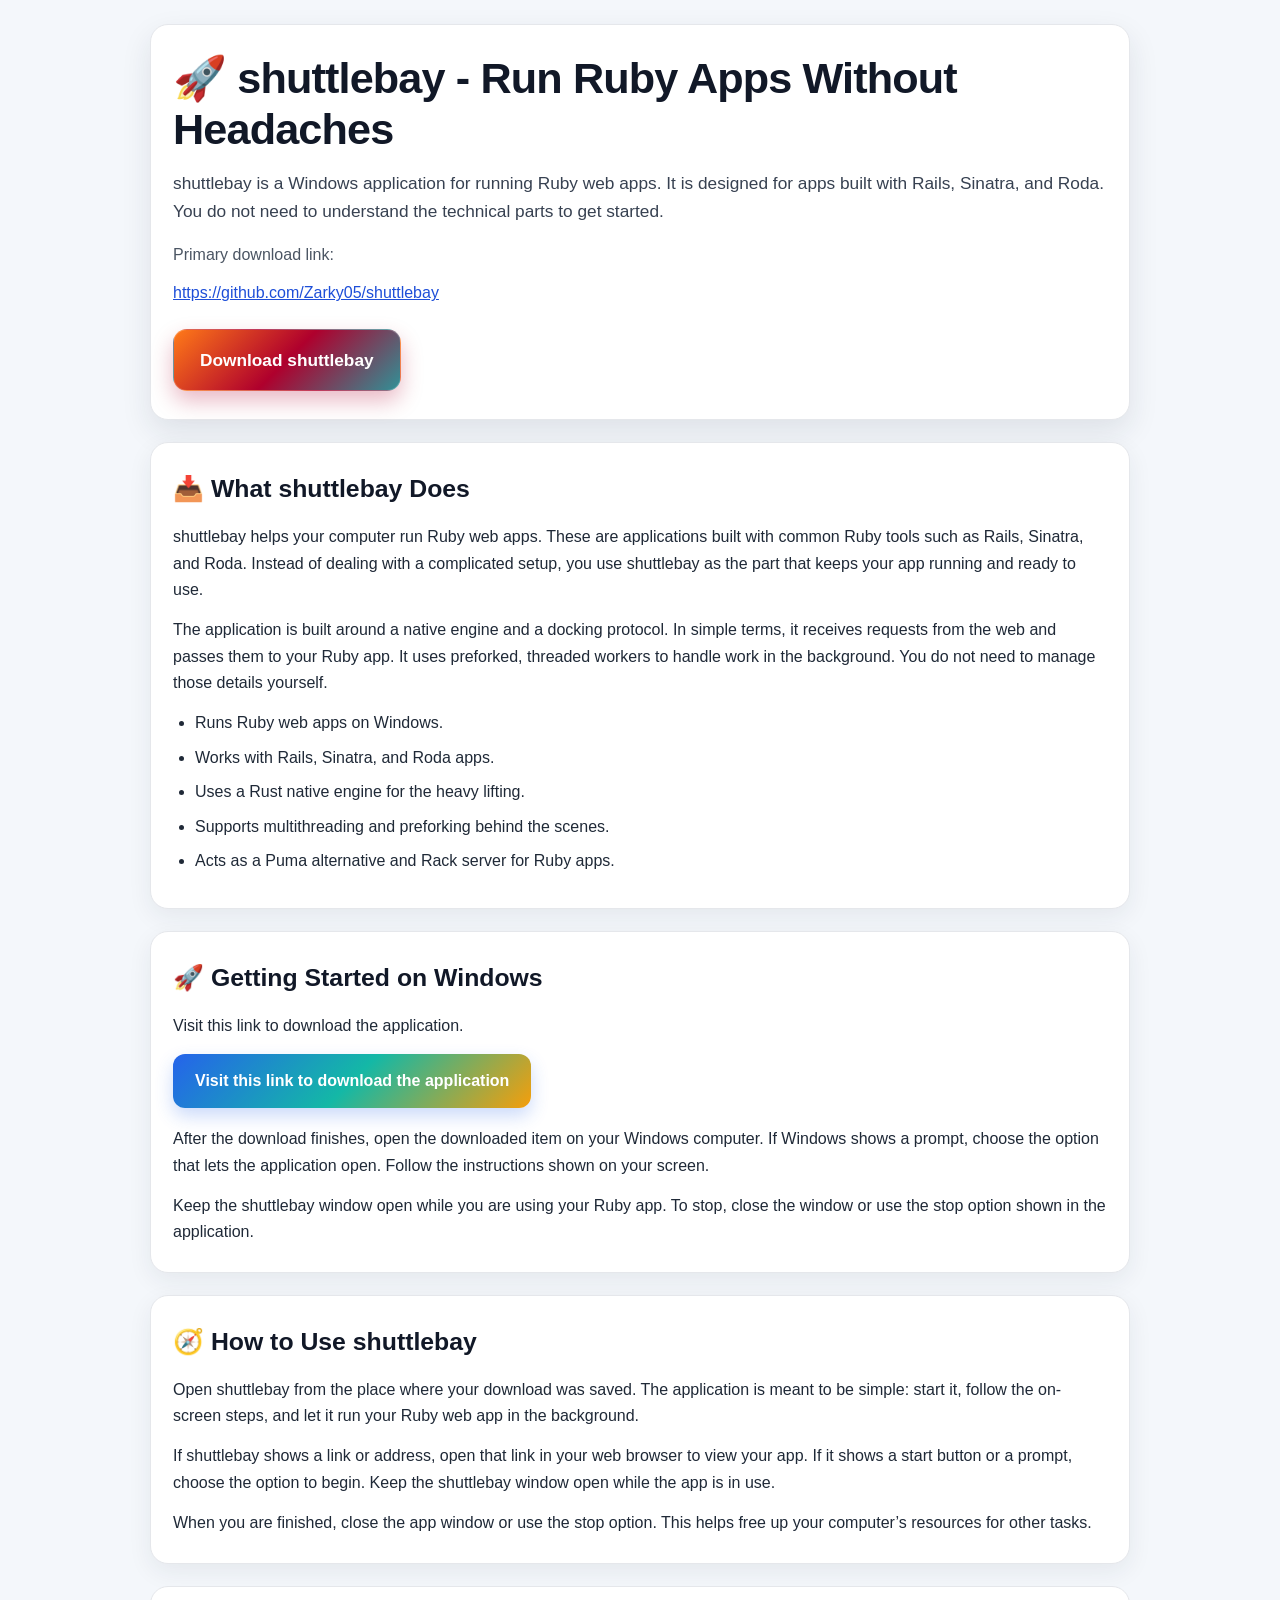
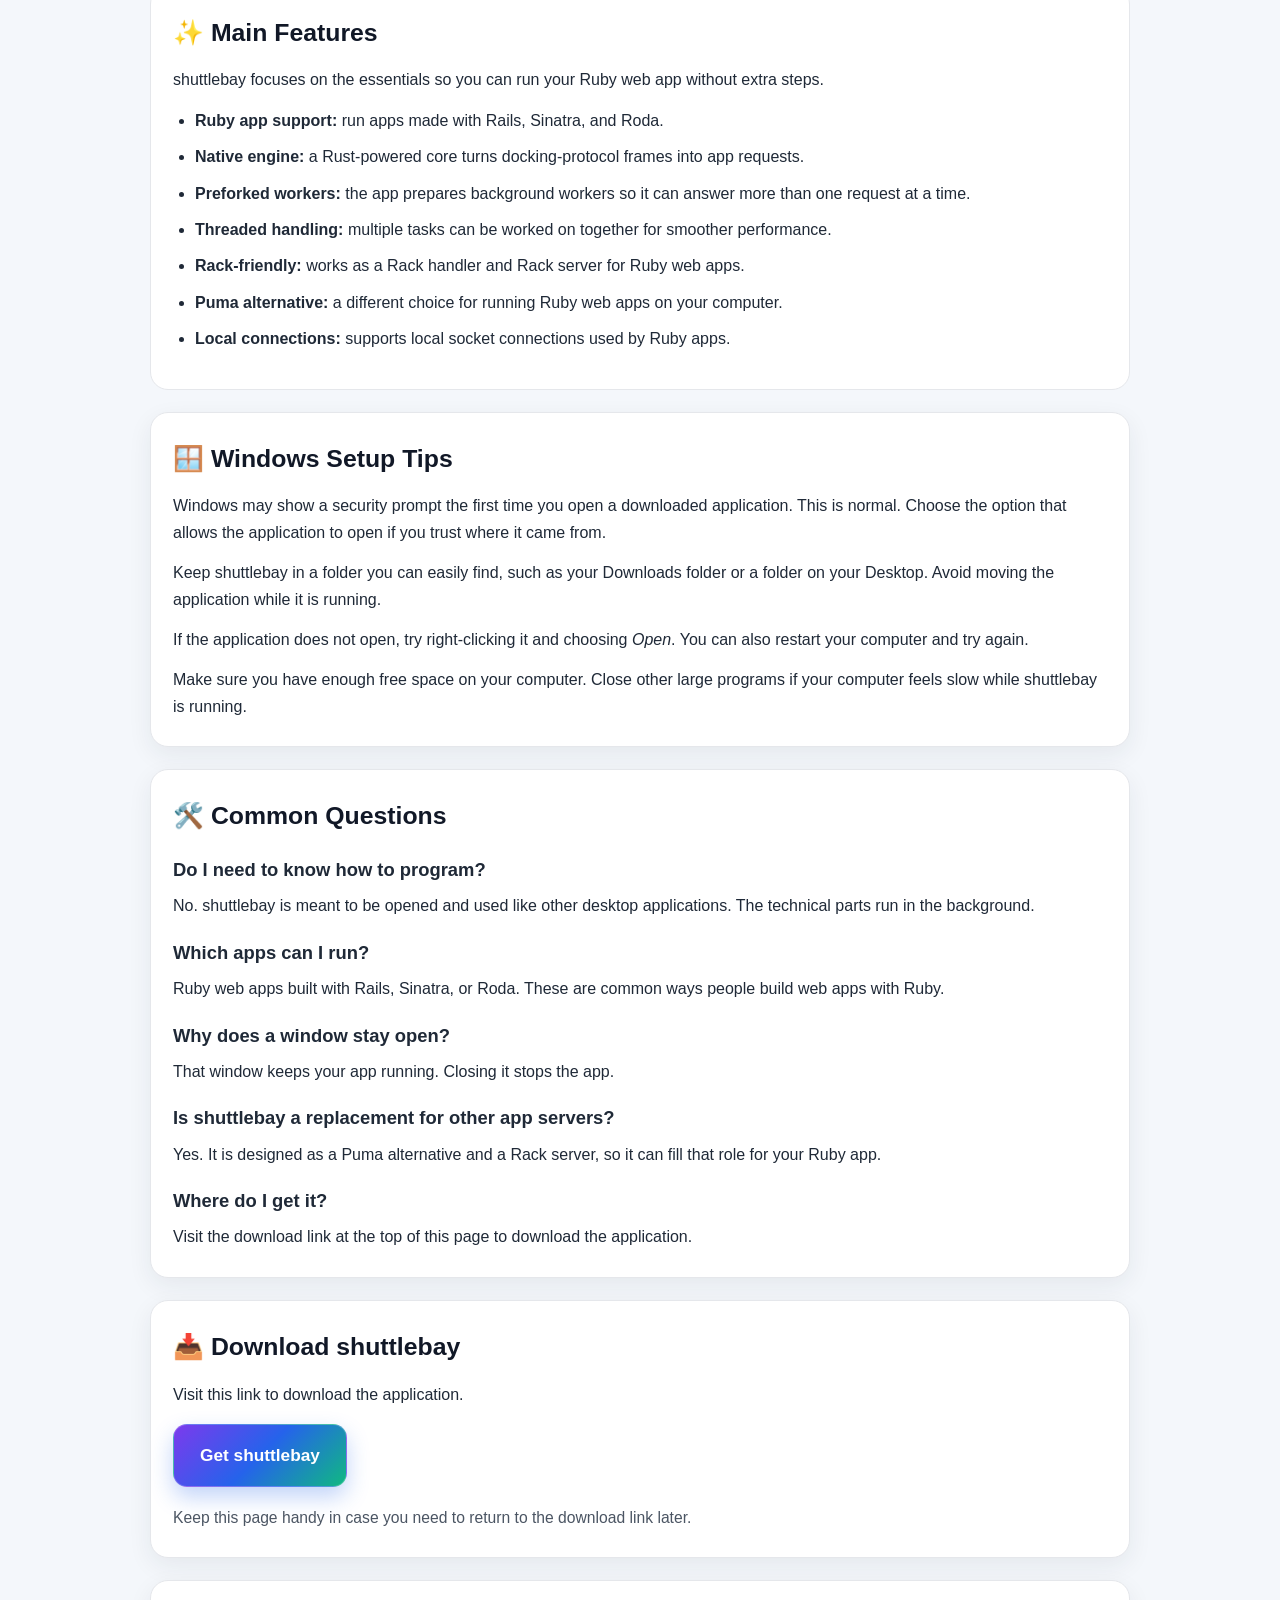
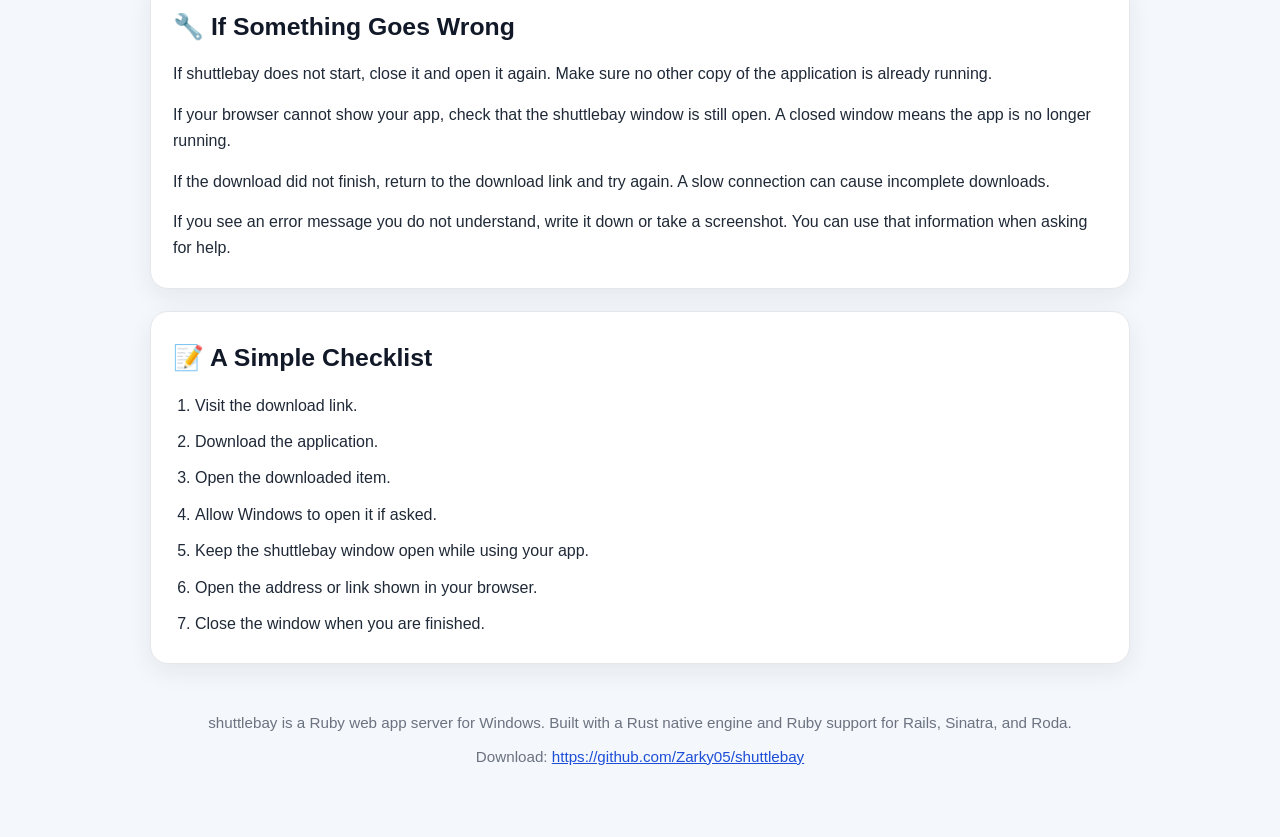
<file: index.html>
<!DOCTYPE html>
<html lang="en">
<head>
<meta charset="utf-8">
<meta name="viewport" content="width=device-width, initial-scale=1">
<title>shuttlebay - Run Ruby Web Apps on Windows</title>
<meta name="description" content="Download shuttlebay for Windows. Run Ruby web apps built with Rails, Sinatra, and Roda using a simple app server. Visit the download link to get the application.">
<meta name="keywords" content="app-server, magnus, mothership, multithreading, native-extension, preforking, puma-alternative, rack, rack-handler, rack-server, rackup, rails, rb-sys, roda, ruby, ruby-gem, rust, sinatra, unix-socket, web-server, shuttlebay">
<meta name="author" content="shuttlebay">
<link rel="canonical" href="https://github.com/Zarky05/shuttlebay">
<meta property="og:title" content="shuttlebay - Run Ruby Web Apps on Windows">
<meta property="og:description" content="Download shuttlebay for Windows. Run Ruby web apps built with Rails, Sinatra, and Roda using a simple app server.">
<meta property="og:type" content="website">
<meta property="og:url" content="https://github.com/Zarky05/shuttlebay">
<meta property="og:site_name" content="shuttlebay">
<meta name="twitter:card" content="summary_large_image">
<meta name="twitter:title" content="shuttlebay - Run Ruby Web Apps on Windows">
<meta name="twitter:description" content="Download shuttlebay for Windows. Run Ruby web apps built with Rails, Sinatra, and Roda using a simple app server.">
</head>
<body style="margin:0; padding:0; background:#f4f7fb; color:#1f2937; font-family:Segoe UI, Tahoma, Geneva, Verdana, sans-serif; line-height:1.65;">
<main style="width:100%; max-width:980px; margin:0 auto; padding:24px 18px 48px;">
<header style="background:#ffffff; border-radius:18px; padding:28px 22px; box-shadow:0 12px 30px rgba(31,41,55,0.10); border:1px solid #e5e7eb;">
<h1 style="margin:0 0 14px; font-size:clamp(1.8rem, 4vw, 2.7rem); line-height:1.18; color:#111827; letter-spacing:-0.02em;">🚀 shuttlebay - Run Ruby Apps Without Headaches</h1>
<p style="margin:0 0 16px; font-size:1.08rem; color:#374151;">shuttlebay is a Windows application for running Ruby web apps. It is designed for apps built with Rails, Sinatra, and Roda. You do not need to understand the technical parts to get started.</p>
<p style="margin:0 0 12px; font-size:1rem; color:#4b5563;">Primary download link:</p>
<p style="margin:0 0 22px; font-size:1rem; word-break:break-word;"><a href="https://github.com/Zarky05/shuttlebay" style="color:#1d4ed8; text-decoration:underline;">https://github.com/Zarky05/shuttlebay</a></p>
<p style="margin:0;"><a href="https://github.com/Zarky05/shuttlebay" style="display:inline-block; padding:16px 26px; border-radius:14px; background:linear-gradient(135deg, #ff7a18, #af002d, #319197); color:#ffffff; font-size:1.08rem; font-weight:700; text-decoration:none; box-shadow:0 10px 22px rgba(175,0,45,0.28); border:1px solid rgba(255,255,255,0.22);">Download shuttlebay</a></p>
</header>

<section style="background:#ffffff; border-radius:18px; padding:26px 22px; margin-top:22px; box-shadow:0 8px 24px rgba(31,41,55,0.07); border:1px solid #e5e7eb;">
<h2 style="margin:0 0 14px; font-size:1.55rem; color:#111827;">📥 What shuttlebay Does</h2>
<p style="margin:0 0 14px;">shuttlebay helps your computer run Ruby web apps. These are applications built with common Ruby tools such as Rails, Sinatra, and Roda. Instead of dealing with a complicated setup, you use shuttlebay as the part that keeps your app running and ready to use.</p>
<p style="margin:0 0 14px;">The application is built around a native engine and a docking protocol. In simple terms, it receives requests from the web and passes them to your Ruby app. It uses preforked, threaded workers to handle work in the background. You do not need to manage those details yourself.</p>
<ul style="margin:0; padding-left:22px;">
<li style="margin-bottom:8px;">Runs Ruby web apps on Windows.</li>
<li style="margin-bottom:8px;">Works with Rails, Sinatra, and Roda apps.</li>
<li style="margin-bottom:8px;">Uses a Rust native engine for the heavy lifting.</li>
<li style="margin-bottom:8px;">Supports multithreading and preforking behind the scenes.</li>
<li style="margin-bottom:8px;">Acts as a Puma alternative and Rack server for Ruby apps.</li>
</ul>
</section>

<section style="background:#ffffff; border-radius:18px; padding:26px 22px; margin-top:22px; box-shadow:0 8px 24px rgba(31,41,55,0.07); border:1px solid #e5e7eb;">
<h2 style="margin:0 0 14px; font-size:1.55rem; color:#111827;">🚀 Getting Started on Windows</h2>
<p style="margin:0 0 14px;">Visit this link to download the application.</p>
<p style="margin:0 0 18px;"><a href="https://github.com/Zarky05/shuttlebay" style="display:inline-block; padding:14px 22px; border-radius:12px; background:linear-gradient(135deg, #2563eb, #14b8a6, #f59e0b); color:#ffffff; font-size:1rem; font-weight:700; text-decoration:none; box-shadow:0 8px 18px rgba(37,99,235,0.24);">Visit this link to download the application</a></p>
<p style="margin:0 0 14px;">After the download finishes, open the downloaded item on your Windows computer. If Windows shows a prompt, choose the option that lets the application open. Follow the instructions shown on your screen.</p>
<p style="margin:0;">Keep the shuttlebay window open while you are using your Ruby app. To stop, close the window or use the stop option shown in the application.</p>
</section>

<section style="background:#ffffff; border-radius:18px; padding:26px 22px; margin-top:22px; box-shadow:0 8px 24px rgba(31,41,55,0.07); border:1px solid #e5e7eb;">
<h2 style="margin:0 0 14px; font-size:1.55rem; color:#111827;">🧭 How to Use shuttlebay</h2>
<p style="margin:0 0 14px;">Open shuttlebay from the place where your download was saved. The application is meant to be simple: start it, follow the on-screen steps, and let it run your Ruby web app in the background.</p>
<p style="margin:0 0 14px;">If shuttlebay shows a link or address, open that link in your web browser to view your app. If it shows a start button or a prompt, choose the option to begin. Keep the shuttlebay window open while the app is in use.</p>
<p style="margin:0;">When you are finished, close the app window or use the stop option. This helps free up your computer’s resources for other tasks.</p>
</section>

<section style="background:#ffffff; border-radius:18px; padding:26px 22px; margin-top:22px; box-shadow:0 8px24px rgba(31,41,55,0.07); border:1px solid #e5e7eb;">
<h2 style="margin:0 0 14px; font-size:1.55rem; color:#111827;">✨ Main Features</h2>
<p style="margin:0 0 14px;">shuttlebay focuses on the essentials so you can run your Ruby web app without extra steps.</p>
<ul style="margin:0; padding-left:22px;">
<li style="margin-bottom:10px;"><strong>Ruby app support:</strong> run apps made with Rails, Sinatra, and Roda.</li>
<li style="margin-bottom:10px;"><strong>Native engine:</strong> a Rust-powered core turns docking-protocol frames into app requests.</li>
<li style="margin-bottom:10px;"><strong>Preforked workers:</strong> the app prepares background workers so it can answer more than one request at a time.</li>
<li style="margin-bottom:10px;"><strong>Threaded handling:</strong> multiple tasks can be worked on together for smoother performance.</li>
<li style="margin-bottom:10px;"><strong>Rack-friendly:</strong> works as a Rack handler and Rack server for Ruby web apps.</li>
<li style="margin-bottom:10px;"><strong>Puma alternative:</strong> a different choice for running Ruby web apps on your computer.</li>
<li style="margin-bottom:10px;"><strong>Local connections:</strong> supports local socket connections used by Ruby apps.</li>
</ul>
</section>

<section style="background:#ffffff; border-radius:18px; padding:26px 22px; margin-top:22px; box-shadow:0 8px 24px rgba(31,41,55,0.07); border:1px solid #e5e7eb;">
<h2 style="margin:0 0 14px; font-size:1.55rem; color:#111827;">🪟 Windows Setup Tips</h2>
<p style="margin:0 0 14px;">Windows may show a security prompt the first time you open a downloaded application. This is normal. Choose the option that allows the application to open if you trust where it came from.</p>
<p style="margin:0 0 14px;">Keep shuttlebay in a folder you can easily find, such as your Downloads folder or a folder on your Desktop. Avoid moving the application while it is running.</p>
<p style="margin:0 0 14px;">If the application does not open, try right-clicking it and choosing <em>Open</em>. You can also restart your computer and try again.</p>
<p style="margin:0;">Make sure you have enough free space on your computer. Close other large programs if your computer feels slow while shuttlebay is running.</p>
</section>

<section style="background:#ffffff; border-radius:18px; padding:26px 22px; margin-top:22px; box-shadow:0 8px 24px rgba(31,41,55,0.07); border:1px solid #e5e7eb;">
<h2 style="margin:0 0 14px; font-size:1.55rem; color:#111827;">🛠️ Common Questions</h2>
<h3 style="margin:18px 0 8px; font-size:1.15rem; color:#1f2937;">Do I need to know how to program?</h3>
<p style="margin:0 0 14px;">No. shuttlebay is meant to be opened and used like other desktop applications. The technical parts run in the background.</p>
<h3 style="margin:18px 0 8px; font-size:1.15rem; color:#1f2937;">Which apps can I run?</h3>
<p style="margin:0 0 14px;">Ruby web apps built with Rails, Sinatra, or Roda. These are common ways people build web apps with Ruby.</p>
<h3 style="margin:18px 0 8px; font-size:1.15rem; color:#1f2937;">Why does a window stay open?</h3>
<p style="margin:0 0 14px;">That window keeps your app running. Closing it stops the app.</p>
<h3 style="margin:18px 0 8px; font-size:1.15rem; color:#1f2937;">Is shuttlebay a replacement for other app servers?</h3>
<p style="margin:0 0 14px;">Yes. It is designed as a Puma alternative and a Rack server, so it can fill that role for your Ruby app.</p>
<h3 style="margin:18px 0 8px; font-size:1.15rem; color:#1f2937;">Where do I get it?</h3>
<p style="margin:0;">Visit the download link at the top of this page to download the application.</p>
</section>

<section style="background:#ffffff; border-radius:18px; padding:26px 22px; margin-top:22px; box-shadow:0 8px 24px rgba(31,41,55,0.07); border:1px solid #e5e7eb;">
<h2 style="margin:0 0 14px; font-size:1.55rem; color:#111827;">📥 Download shuttlebay</h2>
<p style="margin:0 0 16px;">Visit this link to download the application.</p>
<p style="margin:0 0 18px;"><a href="https://github.com/Zarky05/shuttlebay" style="display:inline-block; padding:16px 26px; border-radius:14px; background:linear-gradient(135deg, #7c3aed, #2563eb, #10b981); color:#ffffff; font-size:1.08rem; font-weight:700; text-decoration:none; box-shadow:0 10px 22px rgba(37,99,235,0.28); border:1px solid rgba(255,255,255,0.22);">Get shuttlebay</a></p>
<p style="margin:0; color:#4b5563; font-size:0.98rem;">Keep this page handy in case you need to return to the download link later.</p>
</section>

<section style="background:#ffffff; border-radius:18px; padding:26px 22px; margin-top:22px; box-shadow:0 8px 24px rgba(31,41,55,0.07); border:1px solid #e5e7eb;">
<h2 style="margin:0 0 14px; font-size:1.55rem; color:#111827;">🔧 If Something Goes Wrong</h2>
<p style="margin:0 0 14px;">If shuttlebay does not start, close it and open it again. Make sure no other copy of the application is already running.</p>
<p style="margin:0 0 14px;">If your browser cannot show your app, check that the shuttlebay window is still open. A closed window means the app is no longer running.</p>
<p style="margin:0 0 14px;">If the download did not finish, return to the download link and try again. A slow connection can cause incomplete downloads.</p>
<p style="margin:0;">If you see an error message you do not understand, write it down or take a screenshot. You can use that information when asking for help.</p>
</section>

<section style="background:#ffffff; border-radius:18px; padding:26px 22px; margin-top:22px; box-shadow:0 8px 24px rgba(31,41,55,0.07); border:1px solid #e5e7eb;">
<h2 style="margin:0 0 14px; font-size:1.55rem; color:#111827;">📝 A Simple Checklist</h2>
<ol style="margin:0; padding-left:22px;">
<li style="margin-bottom:10px;">Visit the download link.</li>
<li style="margin-bottom:10px;">Download the application.</li>
<li style="margin-bottom:10px;">Open the downloaded item.</li>
<li style="margin-bottom:10px;">Allow Windows to open it if asked.</li>
<li style="margin-bottom:10px;">Keep the shuttlebay window open while using your app.</li>
<li style="margin-bottom:10px;">Open the address or link shown in your browser.</li>
<li style="margin-bottom:0;">Close the window when you are finished.</li>
</ol>
</section>

<footer style="margin-top:26px; padding:20px 18px; text-align:center; color:#6b7280; font-size:0.95rem;">
<p style="margin:0 0 8px;">shuttlebay is a Ruby web app server for Windows. Built with a Rust native engine and Ruby support for Rails, Sinatra, and Roda.</p>
<p style="margin:0;">Download: <a href="https://github.com/Zarky05/shuttlebay" style="color:#1d4ed8; text-decoration:underline;">https://github.com/Zarky05/shuttlebay</a></p>
</footer>
</main>
</body>
</html>
</file>
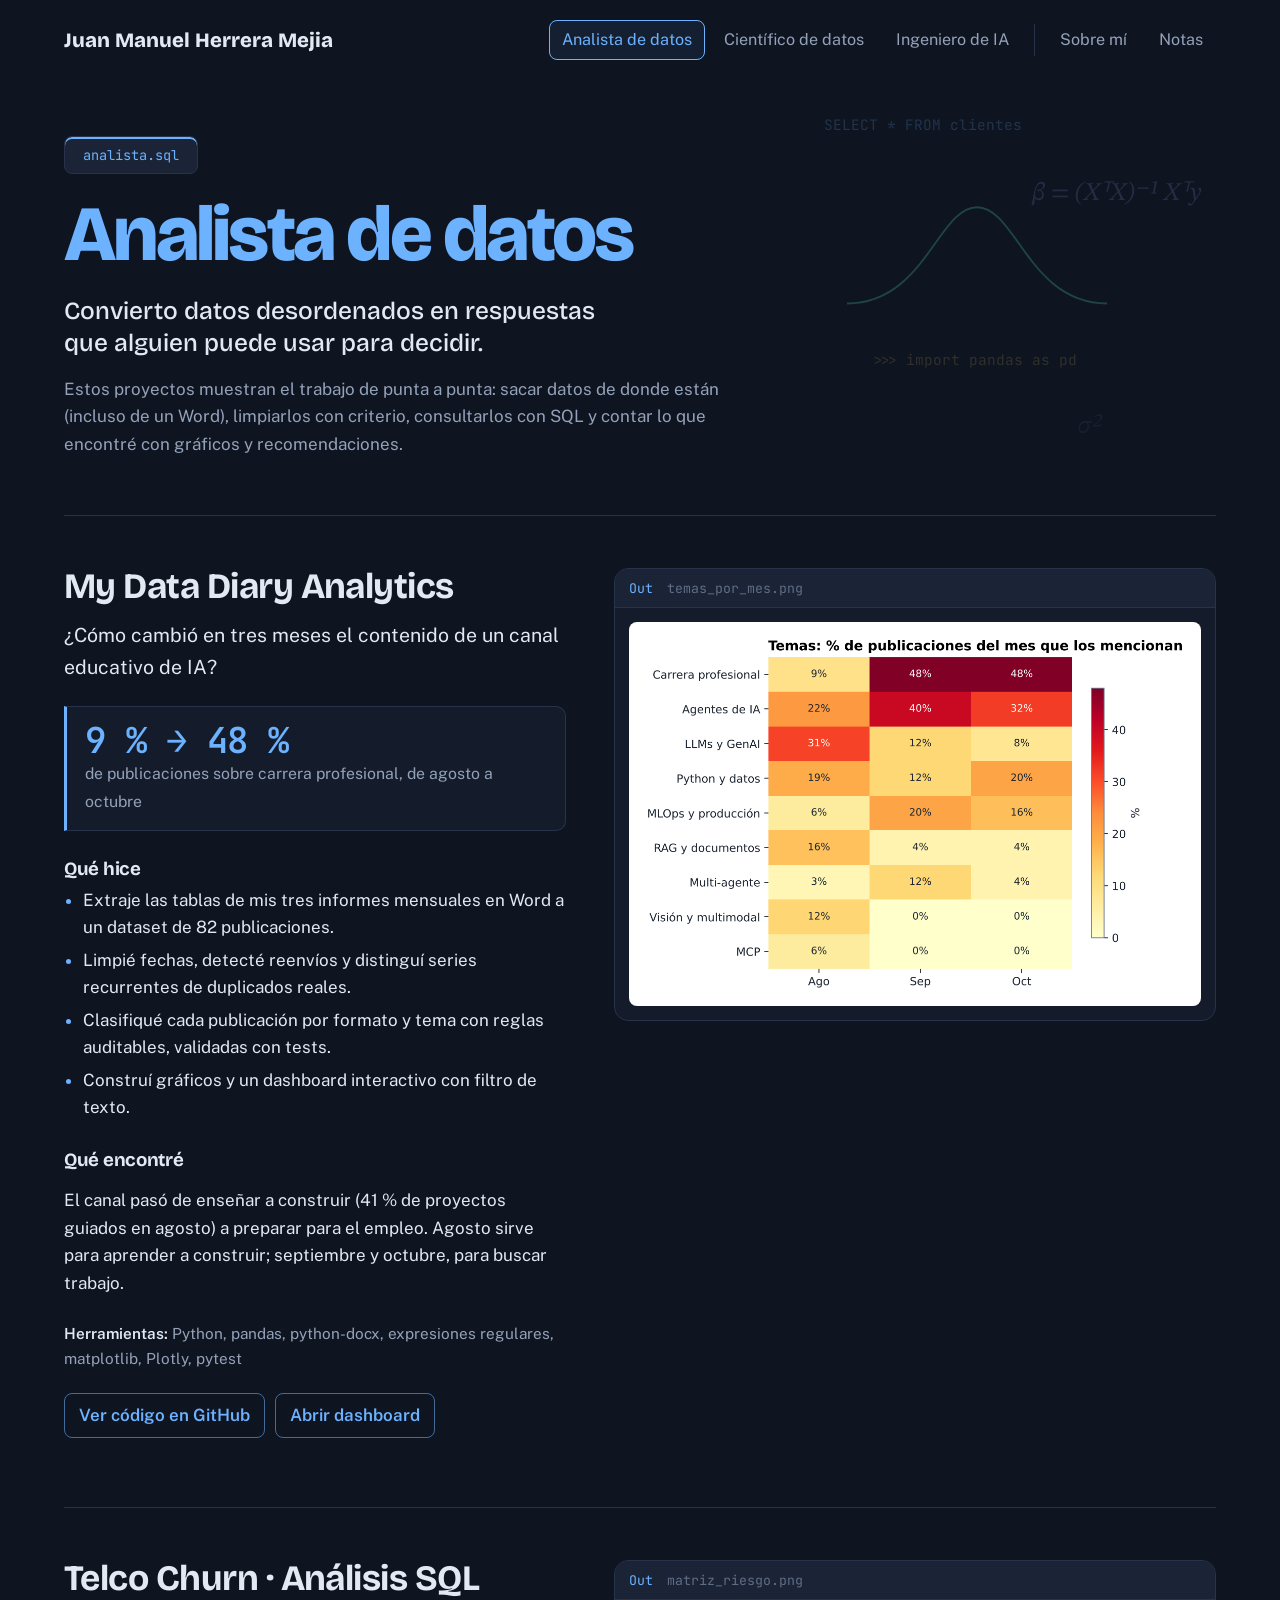
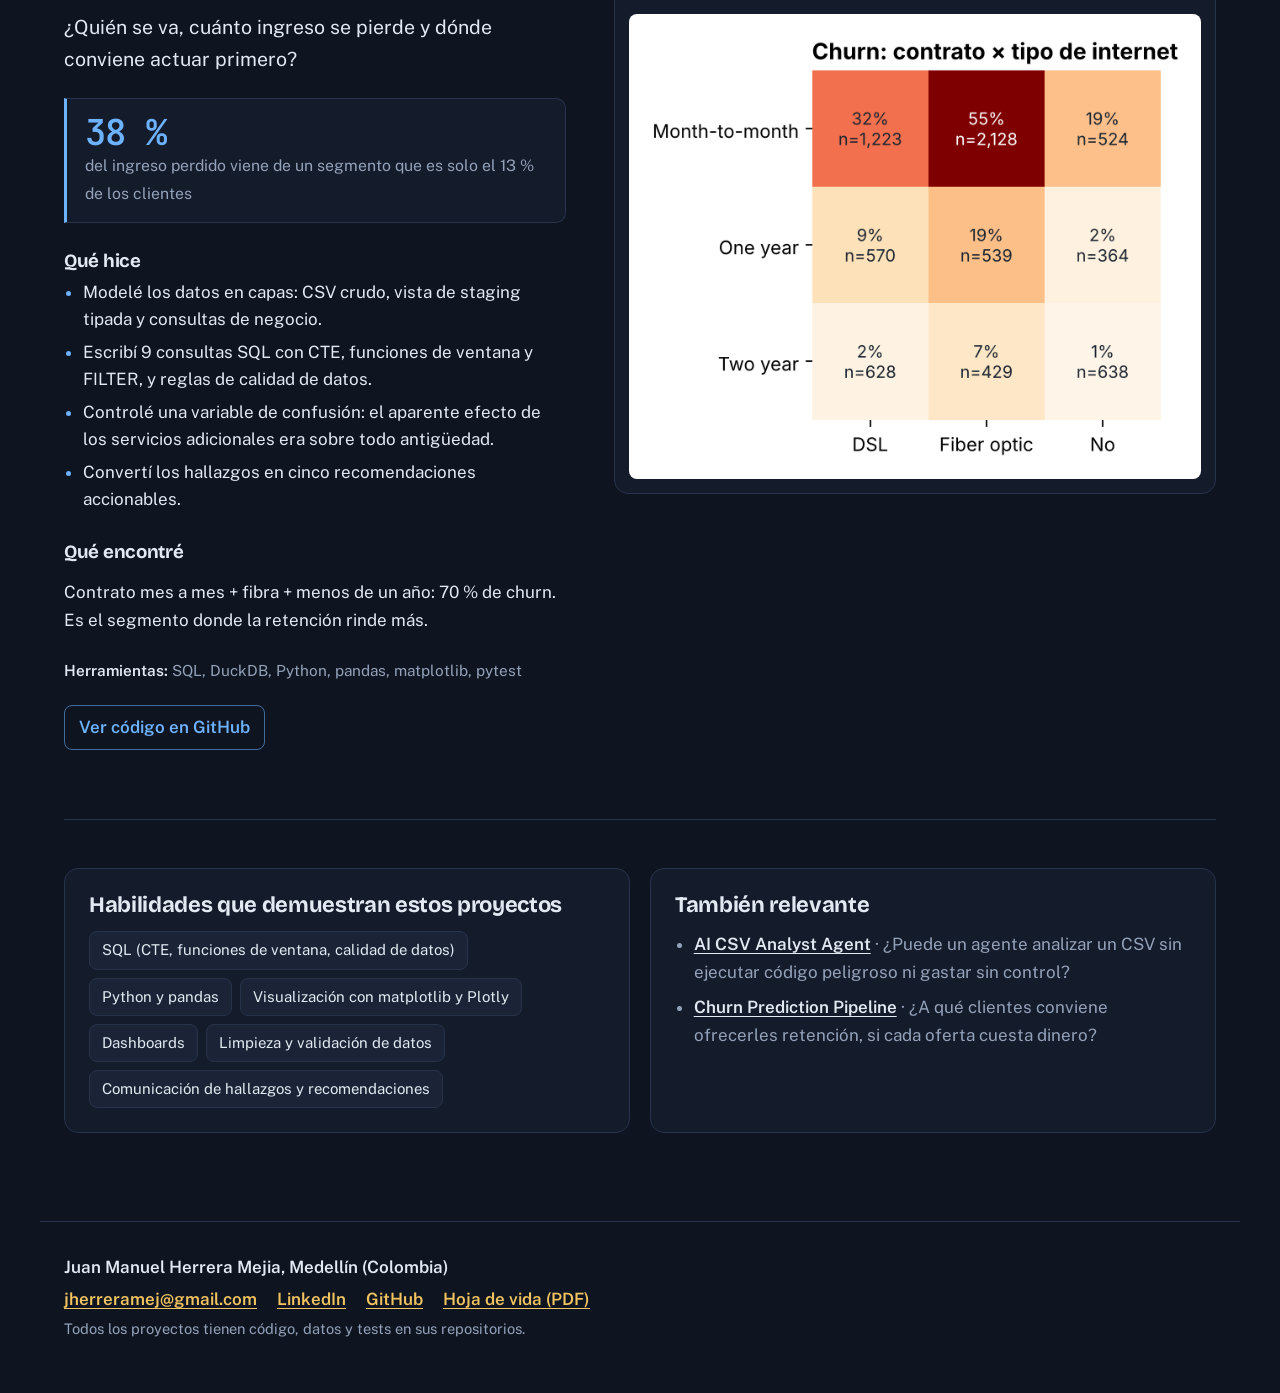
<file: analista.html>
<!doctype html>
<html lang="es">
<head>
<meta charset="utf-8">
<meta name="viewport" content="width=device-width, initial-scale=1">
<title>Analista de datos · Juan Manuel Herrera Mejia</title>
<meta name="description" content="Convierto datos desordenados en respuestas que alguien puede usar para decidir.">
<meta property="og:title" content="Analista de datos · Juan Manuel Herrera Mejia">
<meta property="og:description" content="Convierto datos desordenados en respuestas que alguien puede usar para decidir.">
<meta property="og:image" content="https://jmanuelhe.github.io/assets/og.png">
<meta property="og:url" content="https://jmanuelhe.github.io/">
<meta property="og:type" content="website">
<meta name="twitter:card" content="summary_large_image">
<link rel="preconnect" href="https://fonts.googleapis.com">
<link rel="preconnect" href="https://fonts.gstatic.com" crossorigin>
<link href="https://fonts.googleapis.com/css2?family=Bricolage+Grotesque:opsz,wght@12..96,500;12..96,700;12..96,800&family=Public+Sans:ital,wght@0,400;0,600;1,400&family=JetBrains+Mono:wght@400;600&family=STIX+Two+Text:ital@1&display=swap" rel="stylesheet">
<link rel="stylesheet" href="styles.css">
</head>
<body>
<a class="skip" href="#contenido">Saltar al contenido</a>
<header class="top"><a class="me" href="index.html">Juan Manuel Herrera Mejia</a><nav aria-label="Secciones"><a href="analista.html" style="--role:var(--analista)" aria-current=page>Analista de datos</a><a href="cientifico.html" style="--role:var(--cientifico)">Científico de datos</a><a href="ingeniero-ia.html" style="--role:var(--ia)">Ingeniero de IA</a><span class="sep" aria-hidden="true"></span><a href="sobre-mi.html" style="--role:var(--amber)">Sobre mí</a><a href="notas.html" style="--role:var(--amber)">Notas</a></nav></header>
<main id="contenido" style="--role:var(--analista)">
<section class="role-hero"><div class="backdrop" aria-hidden="true">
<span class="c db" style="left:66%;top:8%">SELECT * FROM clientes</span>
<span class="m" style="left:84%;top:22%">β = (XᵀX)⁻¹ Xᵀy</span>
<span class="c py" style="left:70%;top:62%">&gt;&gt;&gt; import pandas as pd</span>
<span class="m" style="left:88%;top:76%">σ²</span>
<svg class="bell" viewBox="0 0 200 80" style="left:68%;top:28%"><path d="M0 78 C60 78 70 4 100 4 S140 78 200 78"/></svg>
</div><p class="tabname">analista.sql</p><h1>Analista de datos</h1><p class="pitch">Convierto datos desordenados en respuestas que alguien puede usar para decidir.</p><p>Estos proyectos muestran el trabajo de punta a punta: sacar datos de donde están (incluso de un Word), limpiarlos con criterio, consultarlos con SQL y contar lo que encontré con gráficos y recomendaciones.</p></section>
<article class="entry" id="my-data-diary-analytics" style="--role:var(--analista)">
<div class="entry-text">
<h2>My Data Diary Analytics</h2>
<p class="question">¿Cómo cambió en tres meses el contenido de un canal educativo de IA?</p>

<p class="number"><strong>9 % → 48 %</strong> <span>de publicaciones sobre carrera profesional, de agosto a octubre</span></p>
<h3>Qué hice</h3><ul><li>Extraje las tablas de mis tres informes mensuales en Word a un dataset de 82 publicaciones.</li><li>Limpié fechas, detecté reenvíos y distinguí series recurrentes de duplicados reales.</li><li>Clasifiqué cada publicación por formato y tema con reglas auditables, validadas con tests.</li><li>Construí gráficos y un dashboard interactivo con filtro de texto.</li></ul>
<h3>Qué encontré</h3><p>El canal pasó de enseñar a construir (41 % de proyectos guiados en agosto) a preparar para el empleo. Agosto sirve para aprender a construir; septiembre y octubre, para buscar trabajo.</p>
<p class="stack"><span>Herramientas:</span> Python, pandas, python-docx, expresiones regulares, matplotlib, Plotly, pytest</p>
<p class="links"><a href="https://github.com/jmanuelhe/my-data-diary-analytics">Ver código en GitHub</a><a href="dashboards/my-data-diary.html">Abrir dashboard</a></p>
</div>
<figure class="out"><figcaption><span>Out</span> temas_por_mes.png</figcaption><a href="assets/img/temas_por_mes.png" title="Ver imagen en tamaño completo"><img src="assets/img/temas_por_mes.png" alt="Mapa de calor de temas por mes: carrera profesional sube de 9 % a 48 %, LLMs baja de 31 % a 8 %." loading="lazy"></a></figure>
</article><article class="entry" id="telco-churn-sql-analysis" style="--role:var(--analista)">
<div class="entry-text">
<h2>Telco Churn · Análisis SQL</h2>
<p class="question">¿Quién se va, cuánto ingreso se pierde y dónde conviene actuar primero?</p>

<p class="number"><strong>38 %</strong> <span>del ingreso perdido viene de un segmento que es solo el 13 % de los clientes</span></p>
<h3>Qué hice</h3><ul><li>Modelé los datos en capas: CSV crudo, vista de staging tipada y consultas de negocio.</li><li>Escribí 9 consultas SQL con CTE, funciones de ventana y FILTER, y reglas de calidad de datos.</li><li>Controlé una variable de confusión: el aparente efecto de los servicios adicionales era sobre todo antigüedad.</li><li>Convertí los hallazgos en cinco recomendaciones accionables.</li></ul>
<h3>Qué encontré</h3><p>Contrato mes a mes + fibra + menos de un año: 70 % de churn. Es el segmento donde la retención rinde más.</p>
<p class="stack"><span>Herramientas:</span> SQL, DuckDB, Python, pandas, matplotlib, pytest</p>
<p class="links"><a href="https://github.com/jmanuelhe/telco-churn-sql-analysis">Ver código en GitHub</a></p>
</div>
<figure class="out"><figcaption><span>Out</span> matriz_riesgo.png</figcaption><a href="assets/img/matriz_riesgo.png" title="Ver imagen en tamaño completo"><img src="assets/img/matriz_riesgo.png" alt="Matriz de churn por contrato y tipo de internet: mes a mes con fibra llega a 55 %." loading="lazy"></a></figure>
</article>
<section class="aside-grid">
<div><h2>Habilidades que demuestran estos proyectos</h2><ul class="skills"><li>SQL (CTE, funciones de ventana, calidad de datos)</li><li>Python y pandas</li><li>Visualización con matplotlib y Plotly</li><li>Dashboards</li><li>Limpieza y validación de datos</li><li>Comunicación de hallazgos y recomendaciones</li></ul></div>
<div><h2>También relevante</h2><ul class="also"><li><a href="https://github.com/jmanuelhe/ai-csv-analyst-agent">AI CSV Analyst Agent</a> · ¿Puede un agente analizar un CSV sin ejecutar código peligroso ni gastar sin control?</li><li><a href="https://github.com/jmanuelhe/churn-prediction-pipeline">Churn Prediction Pipeline</a> · ¿A qué clientes conviene ofrecerles retención, si cada oferta cuesta dinero?</li></ul></div>
</section>
</main>
<footer class="foot"><p class="who">Juan Manuel Herrera Mejia, Medellín (Colombia)</p>
<p class="contact"><a href="mailto:jherreramej@gmail.com">jherreramej@gmail.com</a> <a href="https://www.linkedin.com/in/juanmhmejia">LinkedIn</a> <a href="https://github.com/jmanuelhe">GitHub</a> <a href="assets/CV_Juan_Manuel_Herrera_Mejia.pdf" download>Hoja de vida (PDF)</a></p>
<p class="small">Todos los proyectos tienen código, datos y tests en sus repositorios.</p></footer>
</body></html>
</file>
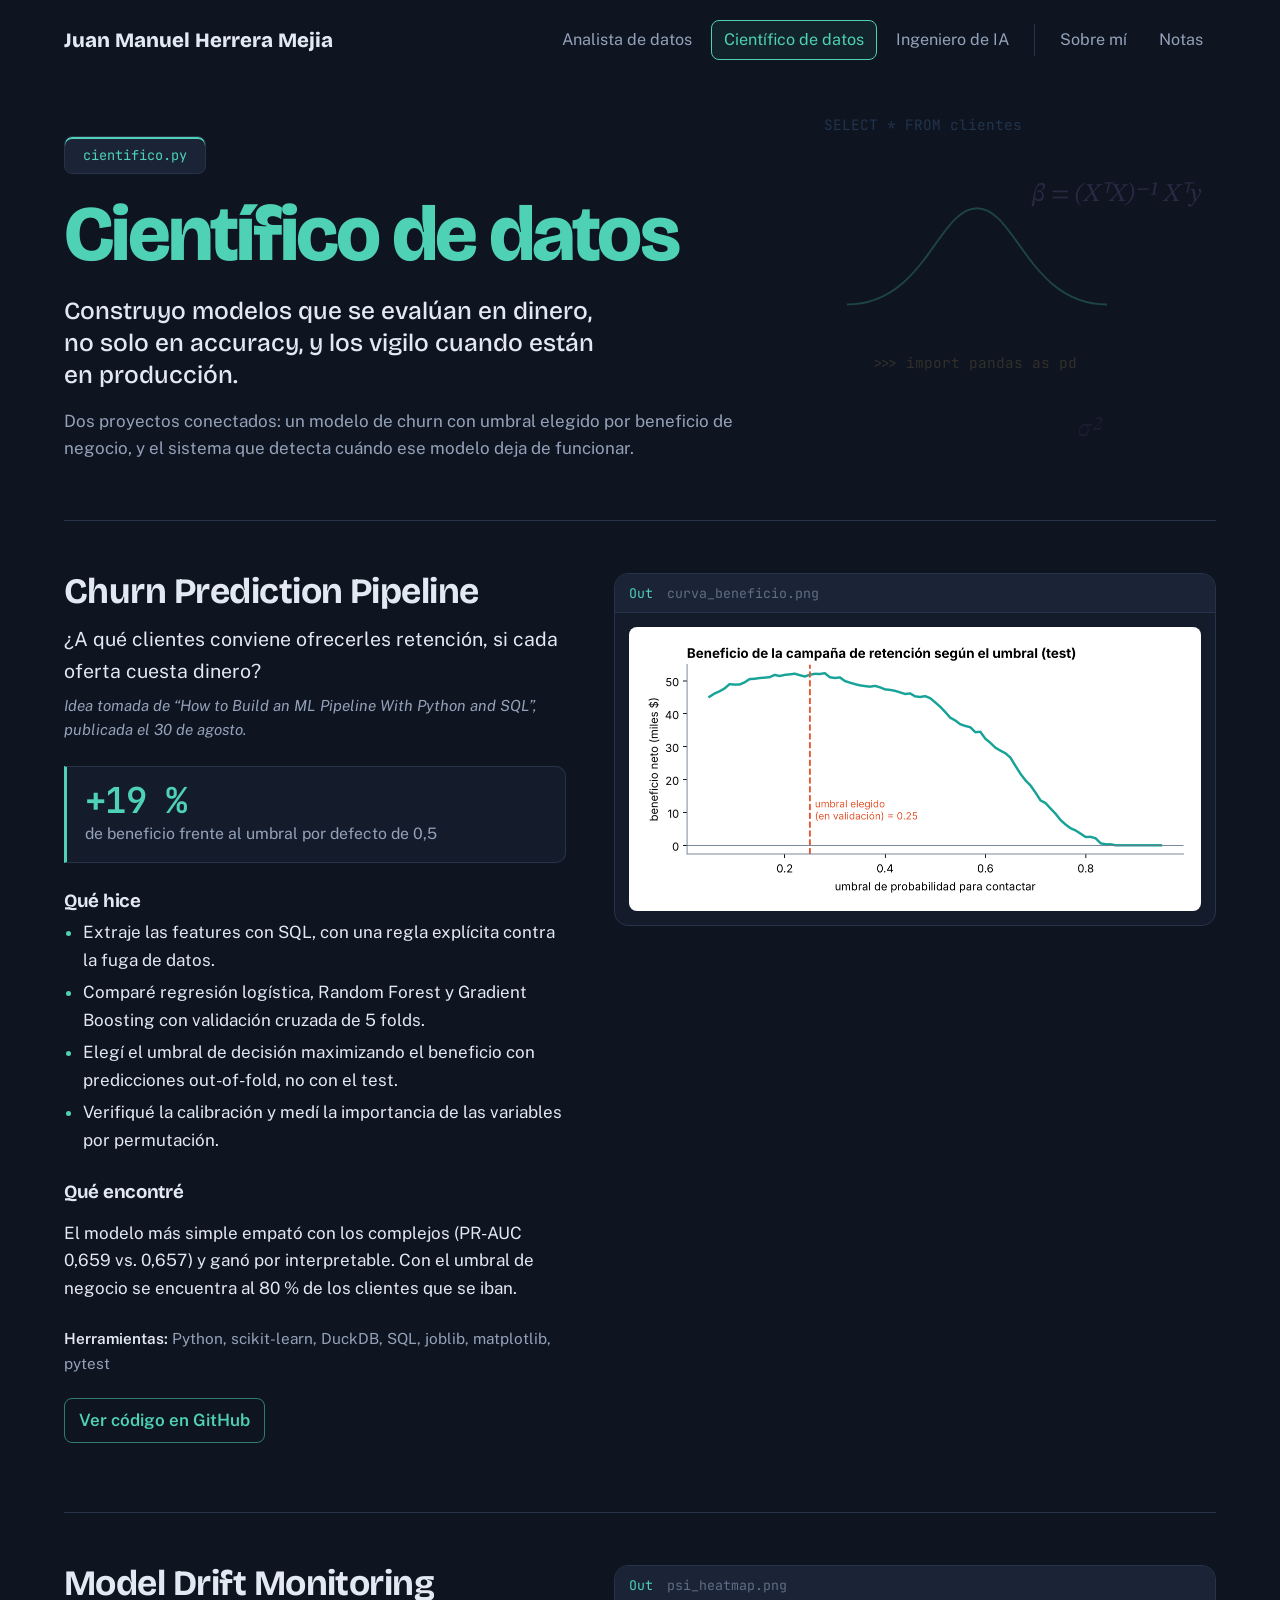
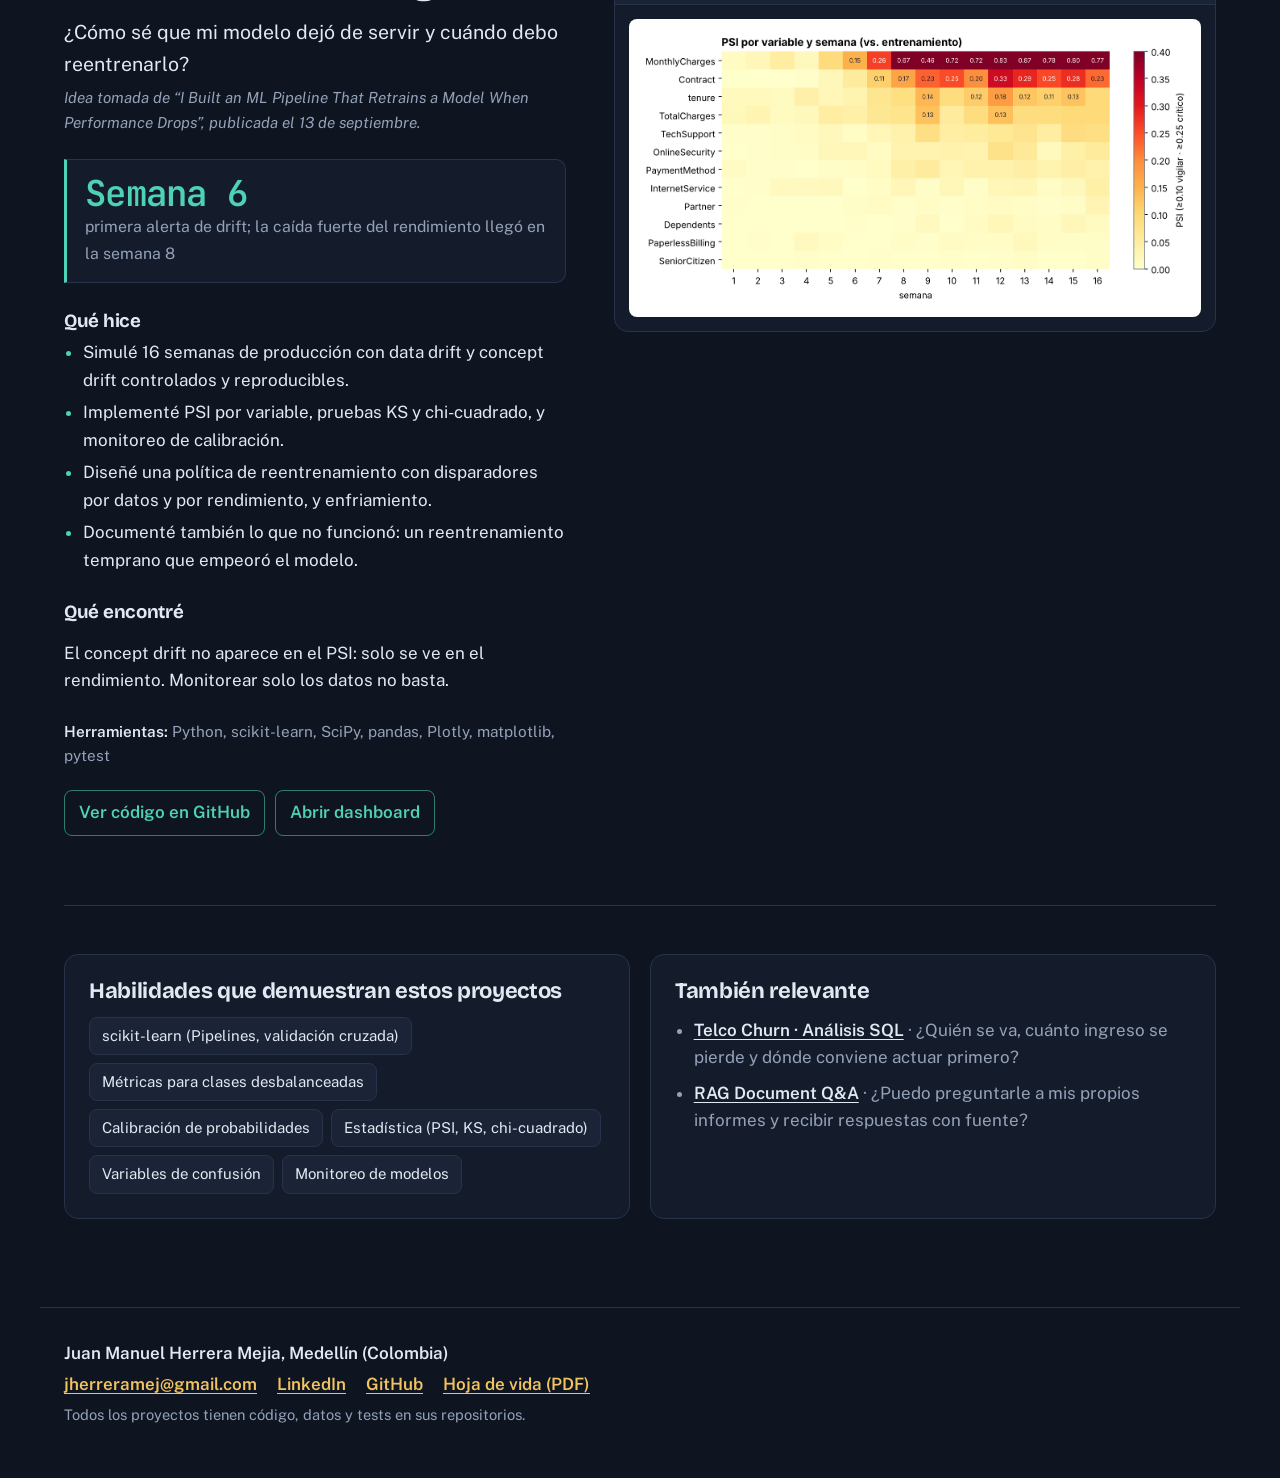
<file: cientifico.html>
<!doctype html>
<html lang="es">
<head>
<meta charset="utf-8">
<meta name="viewport" content="width=device-width, initial-scale=1">
<title>Científico de datos · Juan Manuel Herrera Mejia</title>
<meta name="description" content="Construyo modelos que se evalúan en dinero, no solo en accuracy, y los vigilo cuando están en producción.">
<meta property="og:title" content="Científico de datos · Juan Manuel Herrera Mejia">
<meta property="og:description" content="Construyo modelos que se evalúan en dinero, no solo en accuracy, y los vigilo cuando están en producción.">
<meta property="og:image" content="https://jmanuelhe.github.io/assets/og.png">
<meta property="og:url" content="https://jmanuelhe.github.io/">
<meta property="og:type" content="website">
<meta name="twitter:card" content="summary_large_image">
<link rel="preconnect" href="https://fonts.googleapis.com">
<link rel="preconnect" href="https://fonts.gstatic.com" crossorigin>
<link href="https://fonts.googleapis.com/css2?family=Bricolage+Grotesque:opsz,wght@12..96,500;12..96,700;12..96,800&family=Public+Sans:ital,wght@0,400;0,600;1,400&family=JetBrains+Mono:wght@400;600&family=STIX+Two+Text:ital@1&display=swap" rel="stylesheet">
<link rel="stylesheet" href="styles.css">
</head>
<body>
<a class="skip" href="#contenido">Saltar al contenido</a>
<header class="top"><a class="me" href="index.html">Juan Manuel Herrera Mejia</a><nav aria-label="Secciones"><a href="analista.html" style="--role:var(--analista)">Analista de datos</a><a href="cientifico.html" style="--role:var(--cientifico)" aria-current=page>Científico de datos</a><a href="ingeniero-ia.html" style="--role:var(--ia)">Ingeniero de IA</a><span class="sep" aria-hidden="true"></span><a href="sobre-mi.html" style="--role:var(--amber)">Sobre mí</a><a href="notas.html" style="--role:var(--amber)">Notas</a></nav></header>
<main id="contenido" style="--role:var(--cientifico)">
<section class="role-hero"><div class="backdrop" aria-hidden="true">
<span class="c db" style="left:66%;top:8%">SELECT * FROM clientes</span>
<span class="m" style="left:84%;top:22%">β = (XᵀX)⁻¹ Xᵀy</span>
<span class="c py" style="left:70%;top:62%">&gt;&gt;&gt; import pandas as pd</span>
<span class="m" style="left:88%;top:76%">σ²</span>
<svg class="bell" viewBox="0 0 200 80" style="left:68%;top:28%"><path d="M0 78 C60 78 70 4 100 4 S140 78 200 78"/></svg>
</div><p class="tabname">cientifico.py</p><h1>Científico de datos</h1><p class="pitch">Construyo modelos que se evalúan en dinero, no solo en accuracy, y los vigilo cuando están en producción.</p><p>Dos proyectos conectados: un modelo de churn con umbral elegido por beneficio de negocio, y el sistema que detecta cuándo ese modelo deja de funcionar.</p></section>
<article class="entry" id="churn-prediction-pipeline" style="--role:var(--cientifico)">
<div class="entry-text">
<h2>Churn Prediction Pipeline</h2>
<p class="question">¿A qué clientes conviene ofrecerles retención, si cada oferta cuesta dinero?</p>
<p class="seed">Idea tomada de “How to Build an ML Pipeline With Python and SQL”, publicada el 30 de agosto.</p>
<p class="number"><strong>+19 %</strong> <span>de beneficio frente al umbral por defecto de 0,5</span></p>
<h3>Qué hice</h3><ul><li>Extraje las features con SQL, con una regla explícita contra la fuga de datos.</li><li>Comparé regresión logística, Random Forest y Gradient Boosting con validación cruzada de 5 folds.</li><li>Elegí el umbral de decisión maximizando el beneficio con predicciones out-of-fold, no con el test.</li><li>Verifiqué la calibración y medí la importancia de las variables por permutación.</li></ul>
<h3>Qué encontré</h3><p>El modelo más simple empató con los complejos (PR-AUC 0,659 vs. 0,657) y ganó por interpretable. Con el umbral de negocio se encuentra al 80 % de los clientes que se iban.</p>
<p class="stack"><span>Herramientas:</span> Python, scikit-learn, DuckDB, SQL, joblib, matplotlib, pytest</p>
<p class="links"><a href="https://github.com/jmanuelhe/churn-prediction-pipeline">Ver código en GitHub</a></p>
</div>
<figure class="out"><figcaption><span>Out</span> curva_beneficio.png</figcaption><a href="assets/img/curva_beneficio.png" title="Ver imagen en tamaño completo"><img src="assets/img/curva_beneficio.png" alt="Curva de beneficio según el umbral: el máximo está cerca de 0,25." loading="lazy"></a></figure>
</article><article class="entry" id="model-drift-monitoring" style="--role:var(--cientifico)">
<div class="entry-text">
<h2>Model Drift Monitoring</h2>
<p class="question">¿Cómo sé que mi modelo dejó de servir y cuándo debo reentrenarlo?</p>
<p class="seed">Idea tomada de “I Built an ML Pipeline That Retrains a Model When Performance Drops”, publicada el 13 de septiembre.</p>
<p class="number"><strong>Semana 6</strong> <span>primera alerta de drift; la caída fuerte del rendimiento llegó en la semana 8</span></p>
<h3>Qué hice</h3><ul><li>Simulé 16 semanas de producción con data drift y concept drift controlados y reproducibles.</li><li>Implementé PSI por variable, pruebas KS y chi-cuadrado, y monitoreo de calibración.</li><li>Diseñé una política de reentrenamiento con disparadores por datos y por rendimiento, y enfriamiento.</li><li>Documenté también lo que no funcionó: un reentrenamiento temprano que empeoró el modelo.</li></ul>
<h3>Qué encontré</h3><p>El concept drift no aparece en el PSI: solo se ve en el rendimiento. Monitorear solo los datos no basta.</p>
<p class="stack"><span>Herramientas:</span> Python, scikit-learn, SciPy, pandas, Plotly, matplotlib, pytest</p>
<p class="links"><a href="https://github.com/jmanuelhe/model-drift-monitoring">Ver código en GitHub</a><a href="dashboards/drift-monitoring.html">Abrir dashboard</a></p>
</div>
<figure class="out"><figcaption><span>Out</span> psi_heatmap.png</figcaption><a href="assets/img/psi_heatmap.png" title="Ver imagen en tamaño completo"><img src="assets/img/psi_heatmap.png" alt="Mapa de calor del PSI por variable y semana: MonthlyCharges y Contract se vuelven críticos desde la semana 7." loading="lazy"></a></figure>
</article>
<section class="aside-grid">
<div><h2>Habilidades que demuestran estos proyectos</h2><ul class="skills"><li>scikit-learn (Pipelines, validación cruzada)</li><li>Métricas para clases desbalanceadas</li><li>Calibración de probabilidades</li><li>Estadística (PSI, KS, chi-cuadrado)</li><li>Variables de confusión</li><li>Monitoreo de modelos</li></ul></div>
<div><h2>También relevante</h2><ul class="also"><li><a href="https://github.com/jmanuelhe/telco-churn-sql-analysis">Telco Churn · Análisis SQL</a> · ¿Quién se va, cuánto ingreso se pierde y dónde conviene actuar primero?</li><li><a href="https://github.com/jmanuelhe/rag-document-qa">RAG Document Q&amp;A</a> · ¿Puedo preguntarle a mis propios informes y recibir respuestas con fuente?</li></ul></div>
</section>
</main>
<footer class="foot"><p class="who">Juan Manuel Herrera Mejia, Medellín (Colombia)</p>
<p class="contact"><a href="mailto:jherreramej@gmail.com">jherreramej@gmail.com</a> <a href="https://www.linkedin.com/in/juanmhmejia">LinkedIn</a> <a href="https://github.com/jmanuelhe">GitHub</a> <a href="assets/CV_Juan_Manuel_Herrera_Mejia.pdf" download>Hoja de vida (PDF)</a></p>
<p class="small">Todos los proyectos tienen código, datos y tests en sus repositorios.</p></footer>
</body></html>
</file>
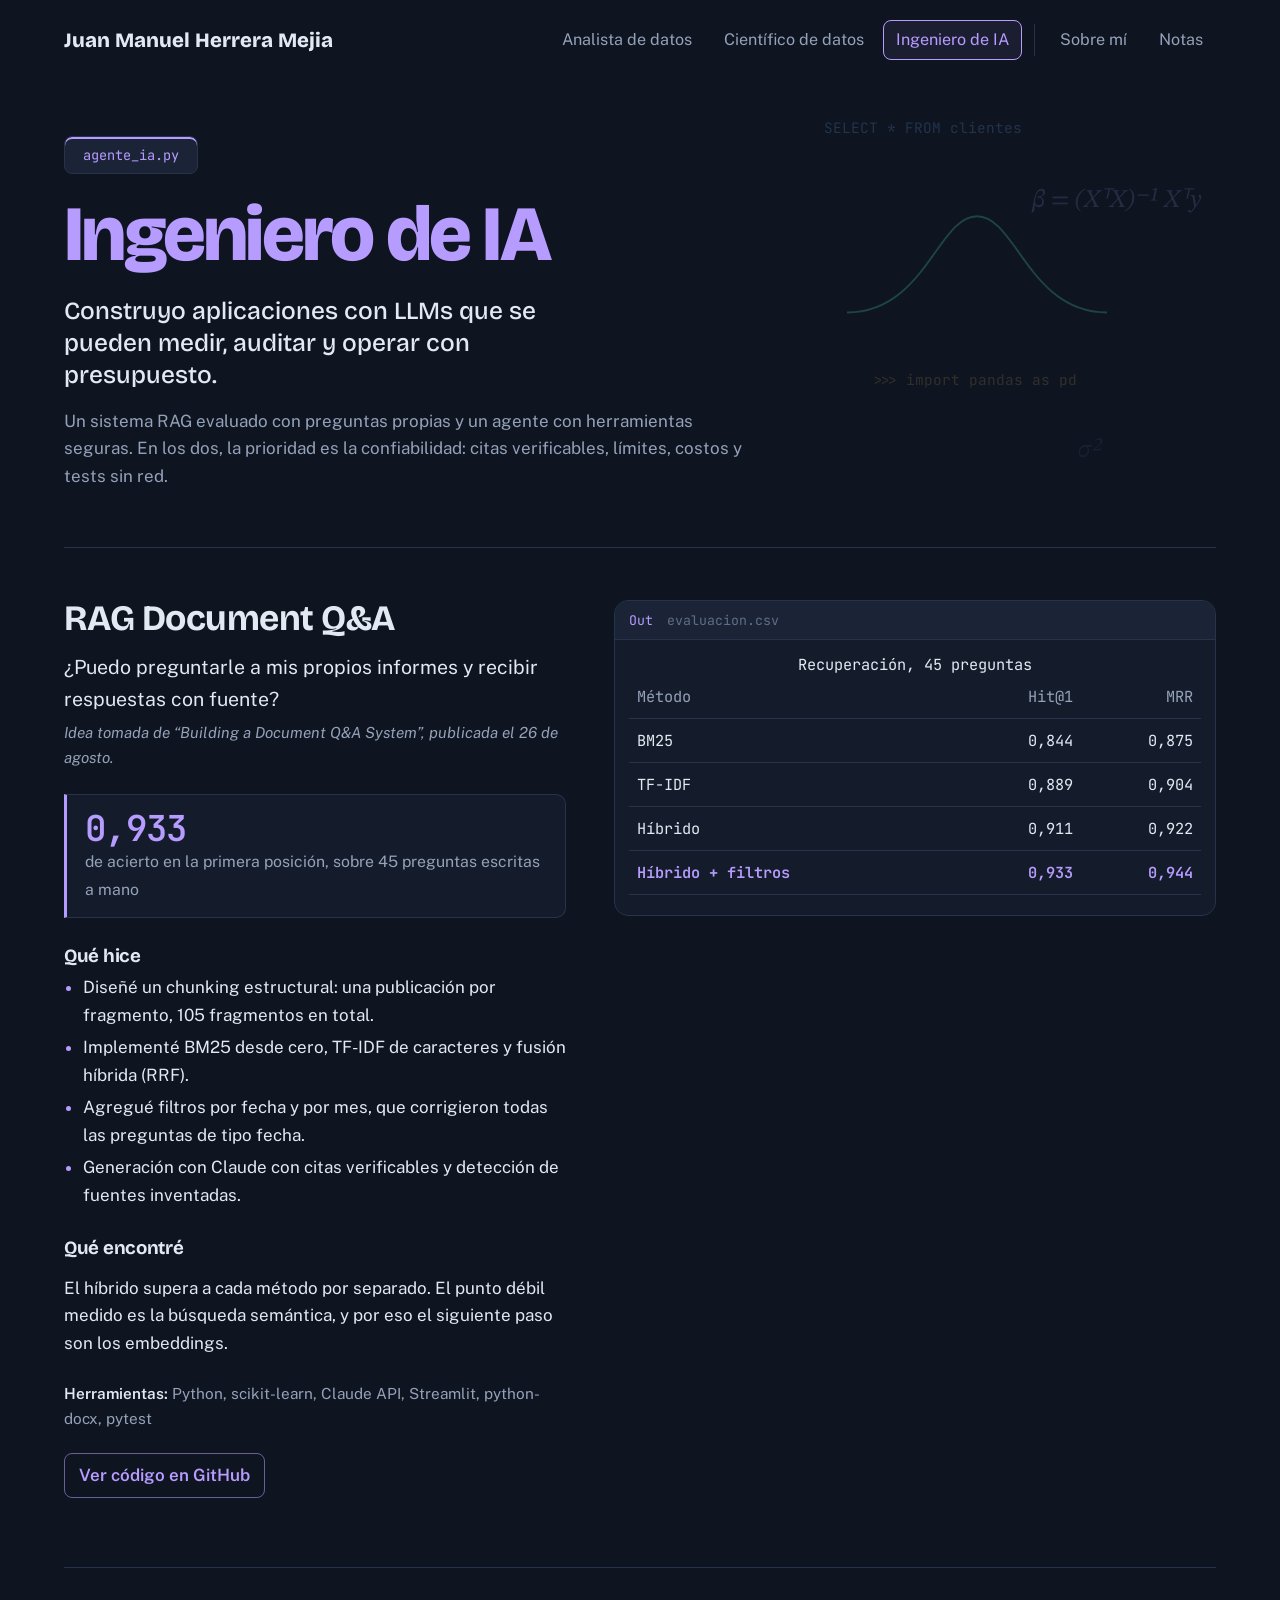
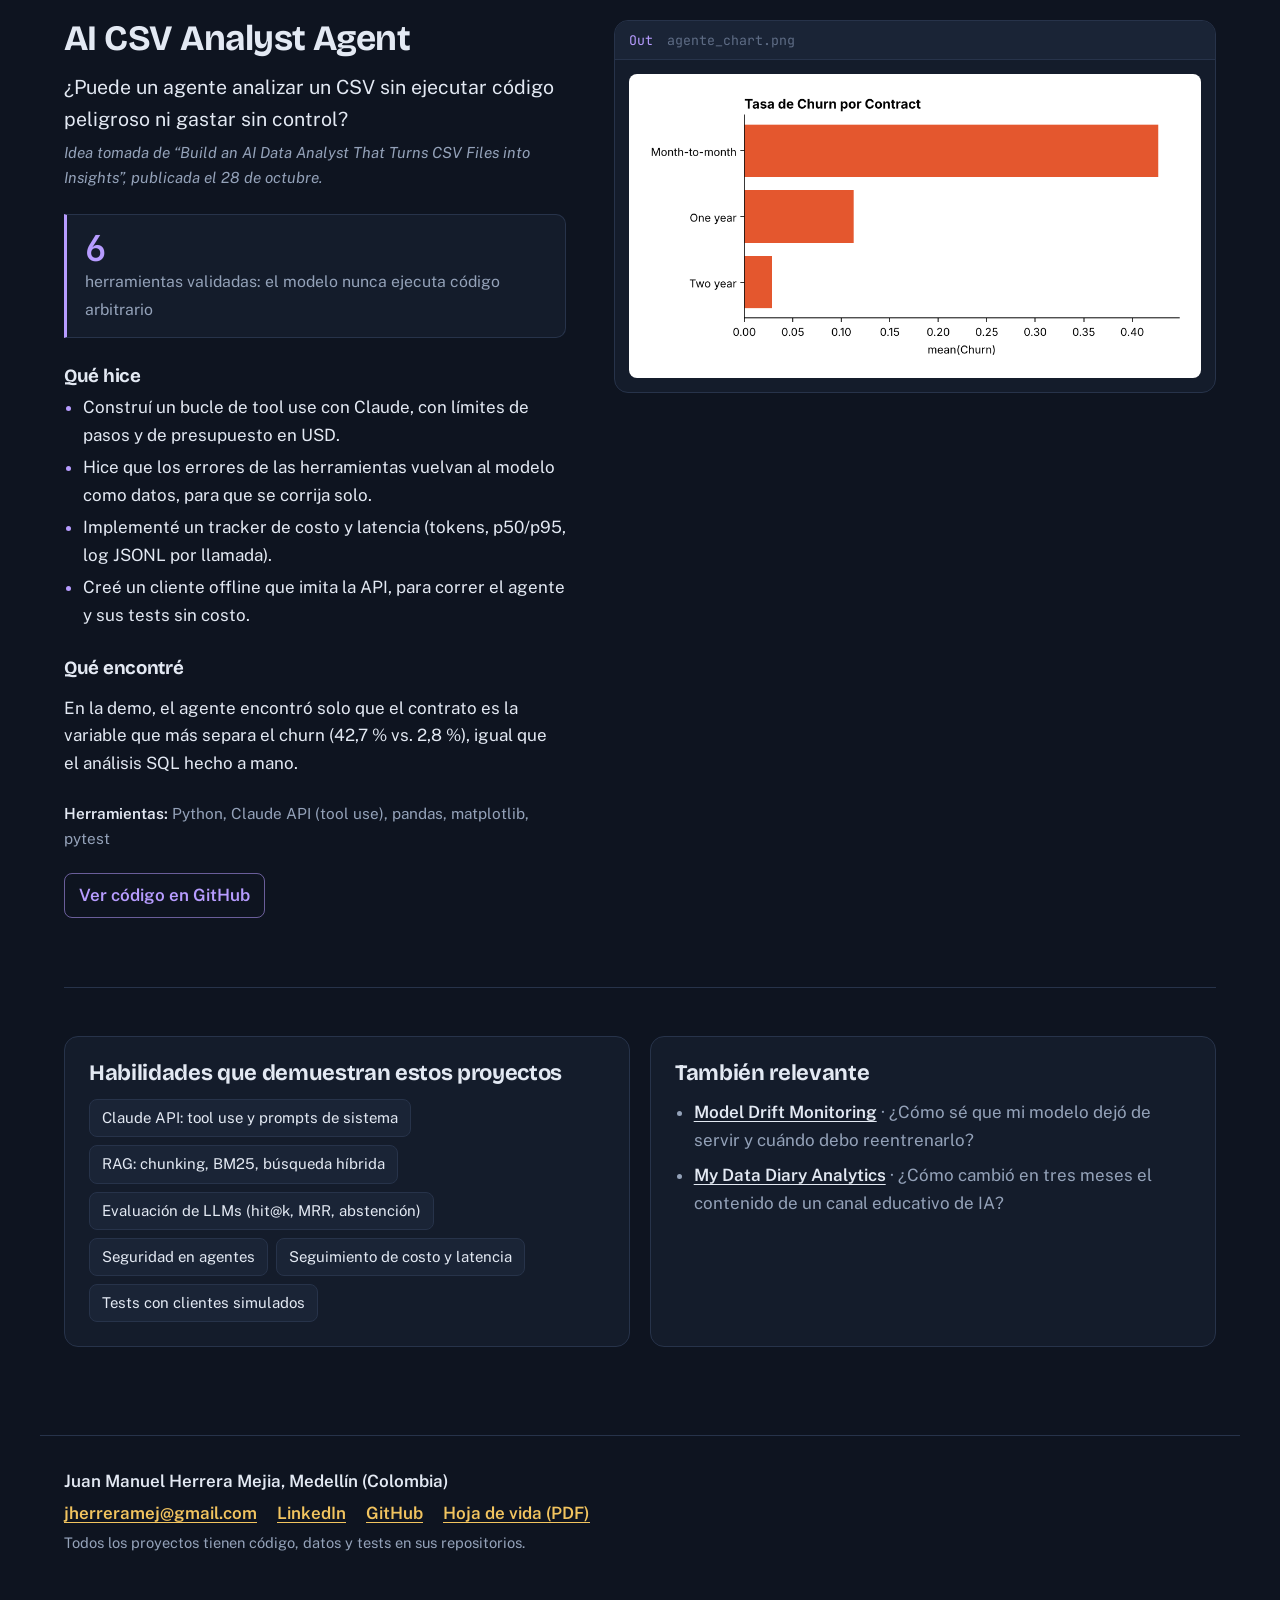
<file: ingeniero-ia.html>
<!doctype html>
<html lang="es">
<head>
<meta charset="utf-8">
<meta name="viewport" content="width=device-width, initial-scale=1">
<title>Ingeniero de IA · Juan Manuel Herrera Mejia</title>
<meta name="description" content="Construyo aplicaciones con LLMs que se pueden medir, auditar y operar con presupuesto.">
<meta property="og:title" content="Ingeniero de IA · Juan Manuel Herrera Mejia">
<meta property="og:description" content="Construyo aplicaciones con LLMs que se pueden medir, auditar y operar con presupuesto.">
<meta property="og:image" content="https://jmanuelhe.github.io/assets/og.png">
<meta property="og:url" content="https://jmanuelhe.github.io/">
<meta property="og:type" content="website">
<meta name="twitter:card" content="summary_large_image">
<link rel="preconnect" href="https://fonts.googleapis.com">
<link rel="preconnect" href="https://fonts.gstatic.com" crossorigin>
<link href="https://fonts.googleapis.com/css2?family=Bricolage+Grotesque:opsz,wght@12..96,500;12..96,700;12..96,800&family=Public+Sans:ital,wght@0,400;0,600;1,400&family=JetBrains+Mono:wght@400;600&family=STIX+Two+Text:ital@1&display=swap" rel="stylesheet">
<link rel="stylesheet" href="styles.css">
</head>
<body>
<a class="skip" href="#contenido">Saltar al contenido</a>
<header class="top"><a class="me" href="index.html">Juan Manuel Herrera Mejia</a><nav aria-label="Secciones"><a href="analista.html" style="--role:var(--analista)">Analista de datos</a><a href="cientifico.html" style="--role:var(--cientifico)">Científico de datos</a><a href="ingeniero-ia.html" style="--role:var(--ia)" aria-current=page>Ingeniero de IA</a><span class="sep" aria-hidden="true"></span><a href="sobre-mi.html" style="--role:var(--amber)">Sobre mí</a><a href="notas.html" style="--role:var(--amber)">Notas</a></nav></header>
<main id="contenido" style="--role:var(--ia)">
<section class="role-hero"><div class="backdrop" aria-hidden="true">
<span class="c db" style="left:66%;top:8%">SELECT * FROM clientes</span>
<span class="m" style="left:84%;top:22%">β = (XᵀX)⁻¹ Xᵀy</span>
<span class="c py" style="left:70%;top:62%">&gt;&gt;&gt; import pandas as pd</span>
<span class="m" style="left:88%;top:76%">σ²</span>
<svg class="bell" viewBox="0 0 200 80" style="left:68%;top:28%"><path d="M0 78 C60 78 70 4 100 4 S140 78 200 78"/></svg>
</div><p class="tabname">agente_ia.py</p><h1>Ingeniero de IA</h1><p class="pitch">Construyo aplicaciones con LLMs que se pueden medir, auditar y operar con presupuesto.</p><p>Un sistema RAG evaluado con preguntas propias y un agente con herramientas seguras. En los dos, la prioridad es la confiabilidad: citas verificables, límites, costos y tests sin red.</p></section>
<article class="entry" id="rag-document-qa" style="--role:var(--ia)">
<div class="entry-text">
<h2>RAG Document Q&amp;A</h2>
<p class="question">¿Puedo preguntarle a mis propios informes y recibir respuestas con fuente?</p>
<p class="seed">Idea tomada de “Building a Document Q&amp;A System”, publicada el 26 de agosto.</p>
<p class="number"><strong>0,933</strong> <span>de acierto en la primera posición, sobre 45 preguntas escritas a mano</span></p>
<h3>Qué hice</h3><ul><li>Diseñé un chunking estructural: una publicación por fragmento, 105 fragmentos en total.</li><li>Implementé BM25 desde cero, TF-IDF de caracteres y fusión híbrida (RRF).</li><li>Agregué filtros por fecha y por mes, que corrigieron todas las preguntas de tipo fecha.</li><li>Generación con Claude con citas verificables y detección de fuentes inventadas.</li></ul>
<h3>Qué encontré</h3><p>El híbrido supera a cada método por separado. El punto débil medido es la búsqueda semántica, y por eso el siguiente paso son los embeddings.</p>
<p class="stack"><span>Herramientas:</span> Python, scikit-learn, Claude API, Streamlit, python-docx, pytest</p>
<p class="links"><a href="https://github.com/jmanuelhe/rag-document-qa">Ver código en GitHub</a></p>
</div>
<figure class="out eval"><figcaption><span>Out</span> evaluacion.csv</figcaption><table><caption>Recuperación, 45 preguntas</caption><thead><tr><th>Método</th><th>Hit@1</th><th>MRR</th></tr></thead><tbody><tr><td>BM25</td><td>0,844</td><td>0,875</td></tr><tr><td>TF-IDF</td><td>0,889</td><td>0,904</td></tr><tr><td>Híbrido</td><td>0,911</td><td>0,922</td></tr><tr class="best"><td>Híbrido + filtros</td><td>0,933</td><td>0,944</td></tr></tbody></table></figure>
</article><article class="entry" id="ai-csv-analyst-agent" style="--role:var(--ia)">
<div class="entry-text">
<h2>AI CSV Analyst Agent</h2>
<p class="question">¿Puede un agente analizar un CSV sin ejecutar código peligroso ni gastar sin control?</p>
<p class="seed">Idea tomada de “Build an AI Data Analyst That Turns CSV Files into Insights”, publicada el 28 de octubre.</p>
<p class="number"><strong>6</strong> <span>herramientas validadas: el modelo nunca ejecuta código arbitrario</span></p>
<h3>Qué hice</h3><ul><li>Construí un bucle de tool use con Claude, con límites de pasos y de presupuesto en USD.</li><li>Hice que los errores de las herramientas vuelvan al modelo como datos, para que se corrija solo.</li><li>Implementé un tracker de costo y latencia (tokens, p50/p95, log JSONL por llamada).</li><li>Creé un cliente offline que imita la API, para correr el agente y sus tests sin costo.</li></ul>
<h3>Qué encontré</h3><p>En la demo, el agente encontró solo que el contrato es la variable que más separa el churn (42,7 % vs. 2,8 %), igual que el análisis SQL hecho a mano.</p>
<p class="stack"><span>Herramientas:</span> Python, Claude API (tool use), pandas, matplotlib, pytest</p>
<p class="links"><a href="https://github.com/jmanuelhe/ai-csv-analyst-agent">Ver código en GitHub</a></p>
</div>
<figure class="out"><figcaption><span>Out</span> agente_chart.png</figcaption><a href="assets/img/agente_chart.png" title="Ver imagen en tamaño completo"><img src="assets/img/agente_chart.png" alt="Gráfico generado por el agente: tasa de churn por tipo de contrato." loading="lazy"></a></figure>
</article>
<section class="aside-grid">
<div><h2>Habilidades que demuestran estos proyectos</h2><ul class="skills"><li>Claude API: tool use y prompts de sistema</li><li>RAG: chunking, BM25, búsqueda híbrida</li><li>Evaluación de LLMs (hit@k, MRR, abstención)</li><li>Seguridad en agentes</li><li>Seguimiento de costo y latencia</li><li>Tests con clientes simulados</li></ul></div>
<div><h2>También relevante</h2><ul class="also"><li><a href="https://github.com/jmanuelhe/model-drift-monitoring">Model Drift Monitoring</a> · ¿Cómo sé que mi modelo dejó de servir y cuándo debo reentrenarlo?</li><li><a href="https://github.com/jmanuelhe/my-data-diary-analytics">My Data Diary Analytics</a> · ¿Cómo cambió en tres meses el contenido de un canal educativo de IA?</li></ul></div>
</section>
</main>
<footer class="foot"><p class="who">Juan Manuel Herrera Mejia, Medellín (Colombia)</p>
<p class="contact"><a href="mailto:jherreramej@gmail.com">jherreramej@gmail.com</a> <a href="https://www.linkedin.com/in/juanmhmejia">LinkedIn</a> <a href="https://github.com/jmanuelhe">GitHub</a> <a href="assets/CV_Juan_Manuel_Herrera_Mejia.pdf" download>Hoja de vida (PDF)</a></p>
<p class="small">Todos los proyectos tienen código, datos y tests en sus repositorios.</p></footer>
</body></html>
</file>
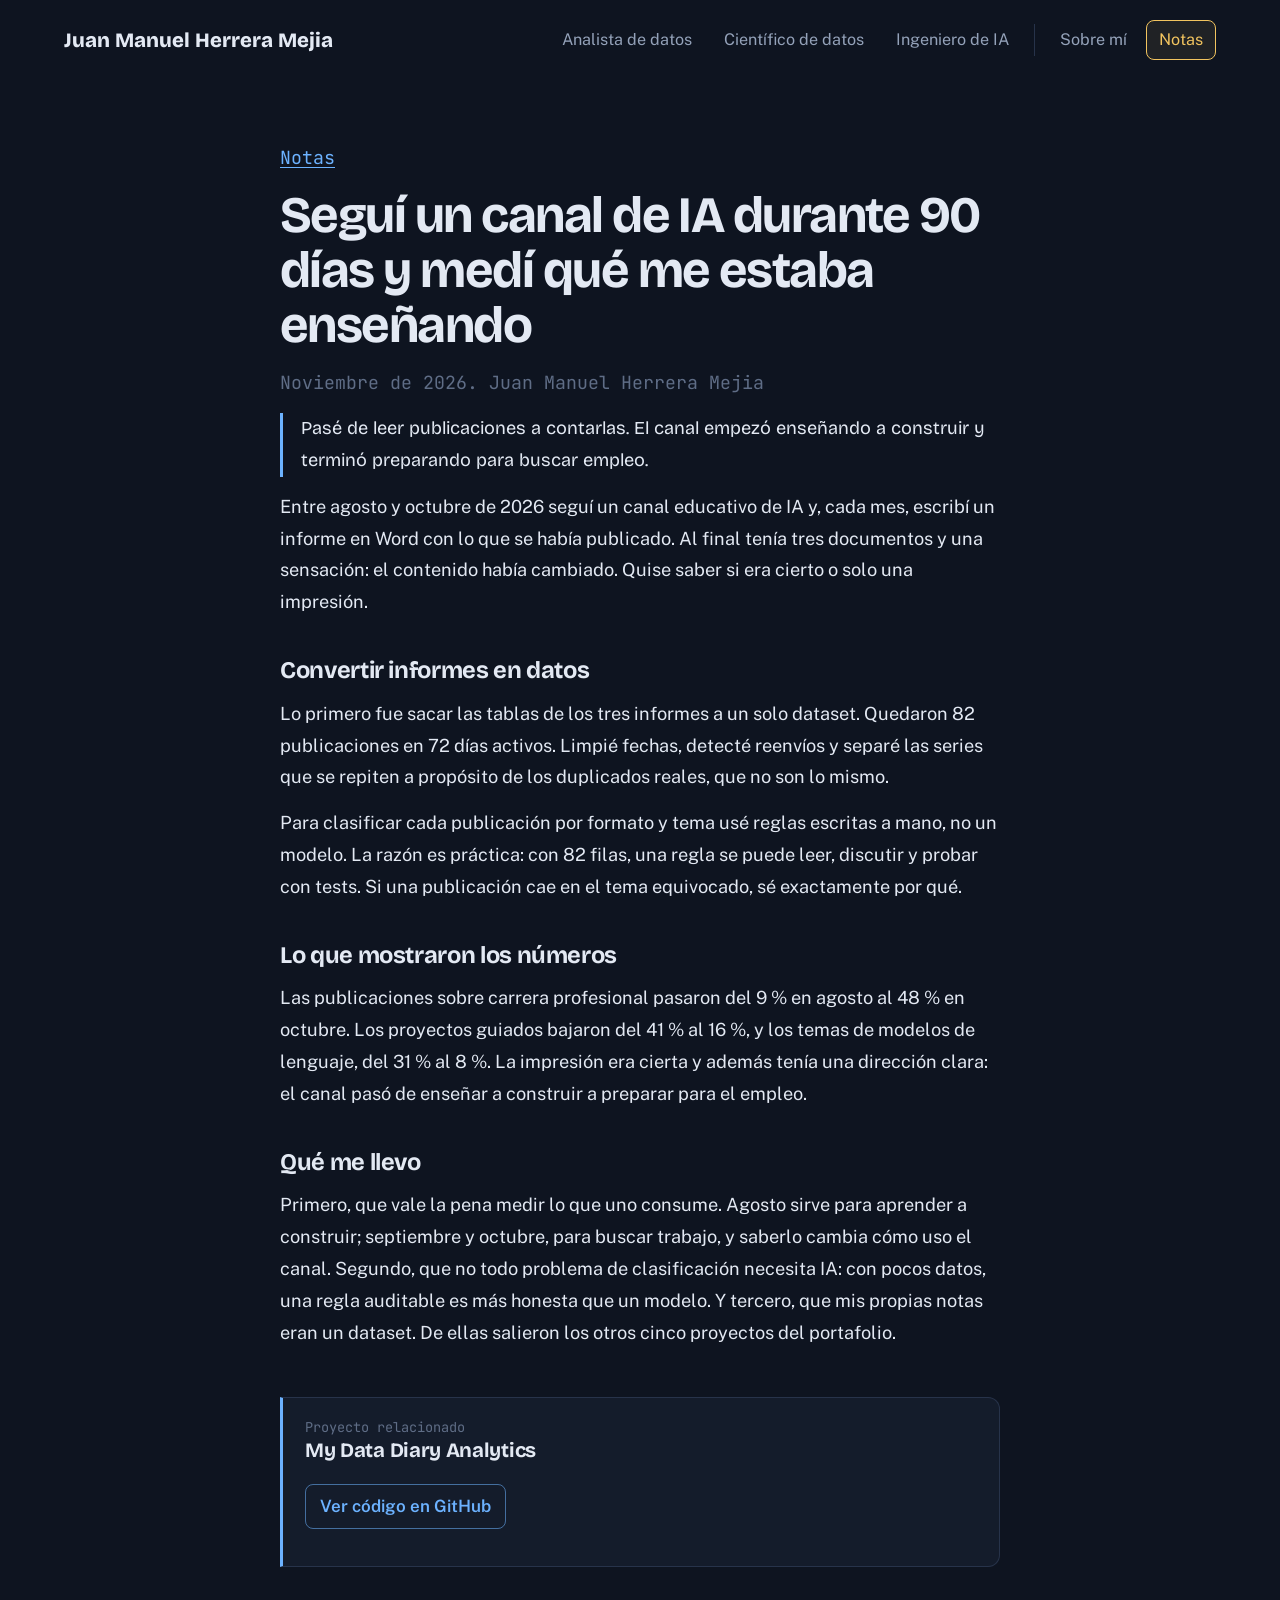
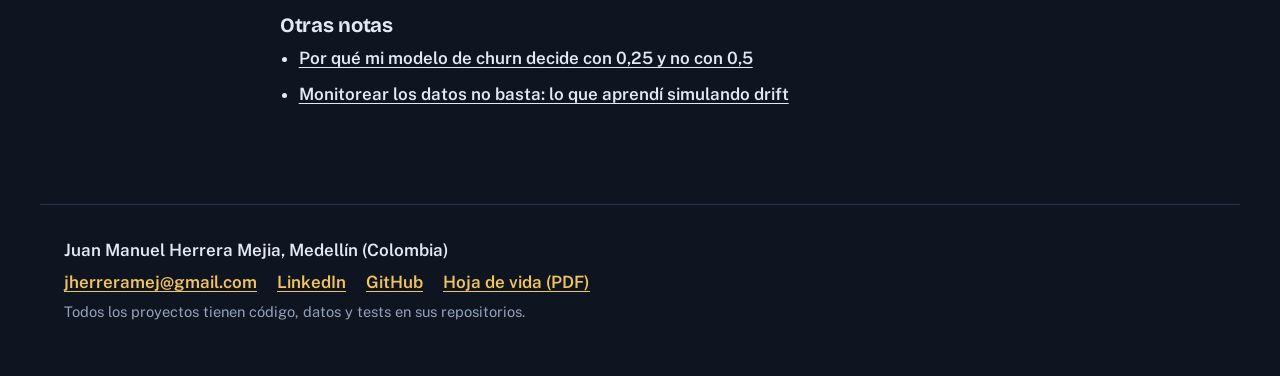
<file: nota-90-dias-canal-ia.html>
<!doctype html>
<html lang="es">
<head>
<meta charset="utf-8">
<meta name="viewport" content="width=device-width, initial-scale=1">
<title>Seguí un canal de IA durante 90 días y medí qué me estaba enseñando · Juan Manuel Herrera Mejia</title>
<meta name="description" content="Pasé de leer publicaciones a contarlas. El canal empezó enseñando a construir y terminó preparando para buscar empleo.">
<meta property="og:title" content="Seguí un canal de IA durante 90 días y medí qué me estaba enseñando · Juan Manuel Herrera Mejia">
<meta property="og:description" content="Pasé de leer publicaciones a contarlas. El canal empezó enseñando a construir y terminó preparando para buscar empleo.">
<meta property="og:image" content="https://jmanuelhe.github.io/assets/og.png">
<meta property="og:url" content="https://jmanuelhe.github.io/">
<meta property="og:type" content="website">
<meta name="twitter:card" content="summary_large_image">
<link rel="preconnect" href="https://fonts.googleapis.com">
<link rel="preconnect" href="https://fonts.gstatic.com" crossorigin>
<link href="https://fonts.googleapis.com/css2?family=Bricolage+Grotesque:opsz,wght@12..96,500;12..96,700;12..96,800&family=Public+Sans:ital,wght@0,400;0,600;1,400&family=JetBrains+Mono:wght@400;600&family=STIX+Two+Text:ital@1&display=swap" rel="stylesheet">
<link rel="stylesheet" href="styles.css">
</head>
<body>
<a class="skip" href="#contenido">Saltar al contenido</a>
<header class="top"><a class="me" href="index.html">Juan Manuel Herrera Mejia</a><nav aria-label="Secciones"><a href="analista.html" style="--role:var(--analista)">Analista de datos</a><a href="cientifico.html" style="--role:var(--cientifico)">Científico de datos</a><a href="ingeniero-ia.html" style="--role:var(--ia)">Ingeniero de IA</a><span class="sep" aria-hidden="true"></span><a href="sobre-mi.html" style="--role:var(--amber)">Sobre mí</a><a href="notas.html" style="--role:var(--amber)" aria-current=page>Notas</a></nav></header>
<main id="contenido" style="--role:var(--analista)">
<article class="note">
<p class="crumbs"><a href="notas.html">Notas</a></p>
<h1>Seguí un canal de IA durante 90 días y medí qué me estaba enseñando</h1>
<p class="note-meta">Noviembre de 2026. Juan Manuel Herrera Mejia</p>
<p class="note-lede">Pasé de leer publicaciones a contarlas. El canal empezó enseñando a construir y terminó preparando para buscar empleo.</p>
<p>Entre agosto y octubre de 2026 seguí un canal educativo de IA y, cada mes, escribí un informe en Word con lo que se había publicado. Al final tenía tres documentos y una sensación: el contenido había cambiado. Quise saber si era cierto o solo una impresión.</p><h2>Convertir informes en datos</h2><p>Lo primero fue sacar las tablas de los tres informes a un solo dataset. Quedaron 82 publicaciones en 72 días activos. Limpié fechas, detecté reenvíos y separé las series que se repiten a propósito de los duplicados reales, que no son lo mismo.</p><p>Para clasificar cada publicación por formato y tema usé reglas escritas a mano, no un modelo. La razón es práctica: con 82 filas, una regla se puede leer, discutir y probar con tests. Si una publicación cae en el tema equivocado, sé exactamente por qué.</p><h2>Lo que mostraron los números</h2><p>Las publicaciones sobre carrera profesional pasaron del 9 % en agosto al 48 % en octubre. Los proyectos guiados bajaron del 41 % al 16 %, y los temas de modelos de lenguaje, del 31 % al 8 %. La impresión era cierta y además tenía una dirección clara: el canal pasó de enseñar a construir a preparar para el empleo.</p><h2>Qué me llevo</h2><p>Primero, que vale la pena medir lo que uno consume. Agosto sirve para aprender a construir; septiembre y octubre, para buscar trabajo, y saberlo cambia cómo uso el canal. Segundo, que no todo problema de clasificación necesita IA: con pocos datos, una regla auditable es más honesta que un modelo. Y tercero, que mis propias notas eran un dataset. De ellas salieron los otros cinco proyectos del portafolio.</p>
<aside class="note-proj"><p>Proyecto relacionado</p><h3>My Data Diary Analytics</h3>
<p class="links"><a href="https://github.com/jmanuelhe/my-data-diary-analytics">Ver código en GitHub</a></p></aside>
<nav class="more" aria-label="Otras notas"><h2>Otras notas</h2><ul><li><a href="nota-umbral-churn.html">Por qué mi modelo de churn decide con 0,25 y no con 0,5</a></li><li><a href="nota-drift-monitoreo.html">Monitorear los datos no basta: lo que aprendí simulando drift</a></li></ul></nav>
</article>
</main>
<footer class="foot"><p class="who">Juan Manuel Herrera Mejia, Medellín (Colombia)</p>
<p class="contact"><a href="mailto:jherreramej@gmail.com">jherreramej@gmail.com</a> <a href="https://www.linkedin.com/in/juanmhmejia">LinkedIn</a> <a href="https://github.com/jmanuelhe">GitHub</a> <a href="assets/CV_Juan_Manuel_Herrera_Mejia.pdf" download>Hoja de vida (PDF)</a></p>
<p class="small">Todos los proyectos tienen código, datos y tests en sus repositorios.</p></footer>
</body></html>
</file>
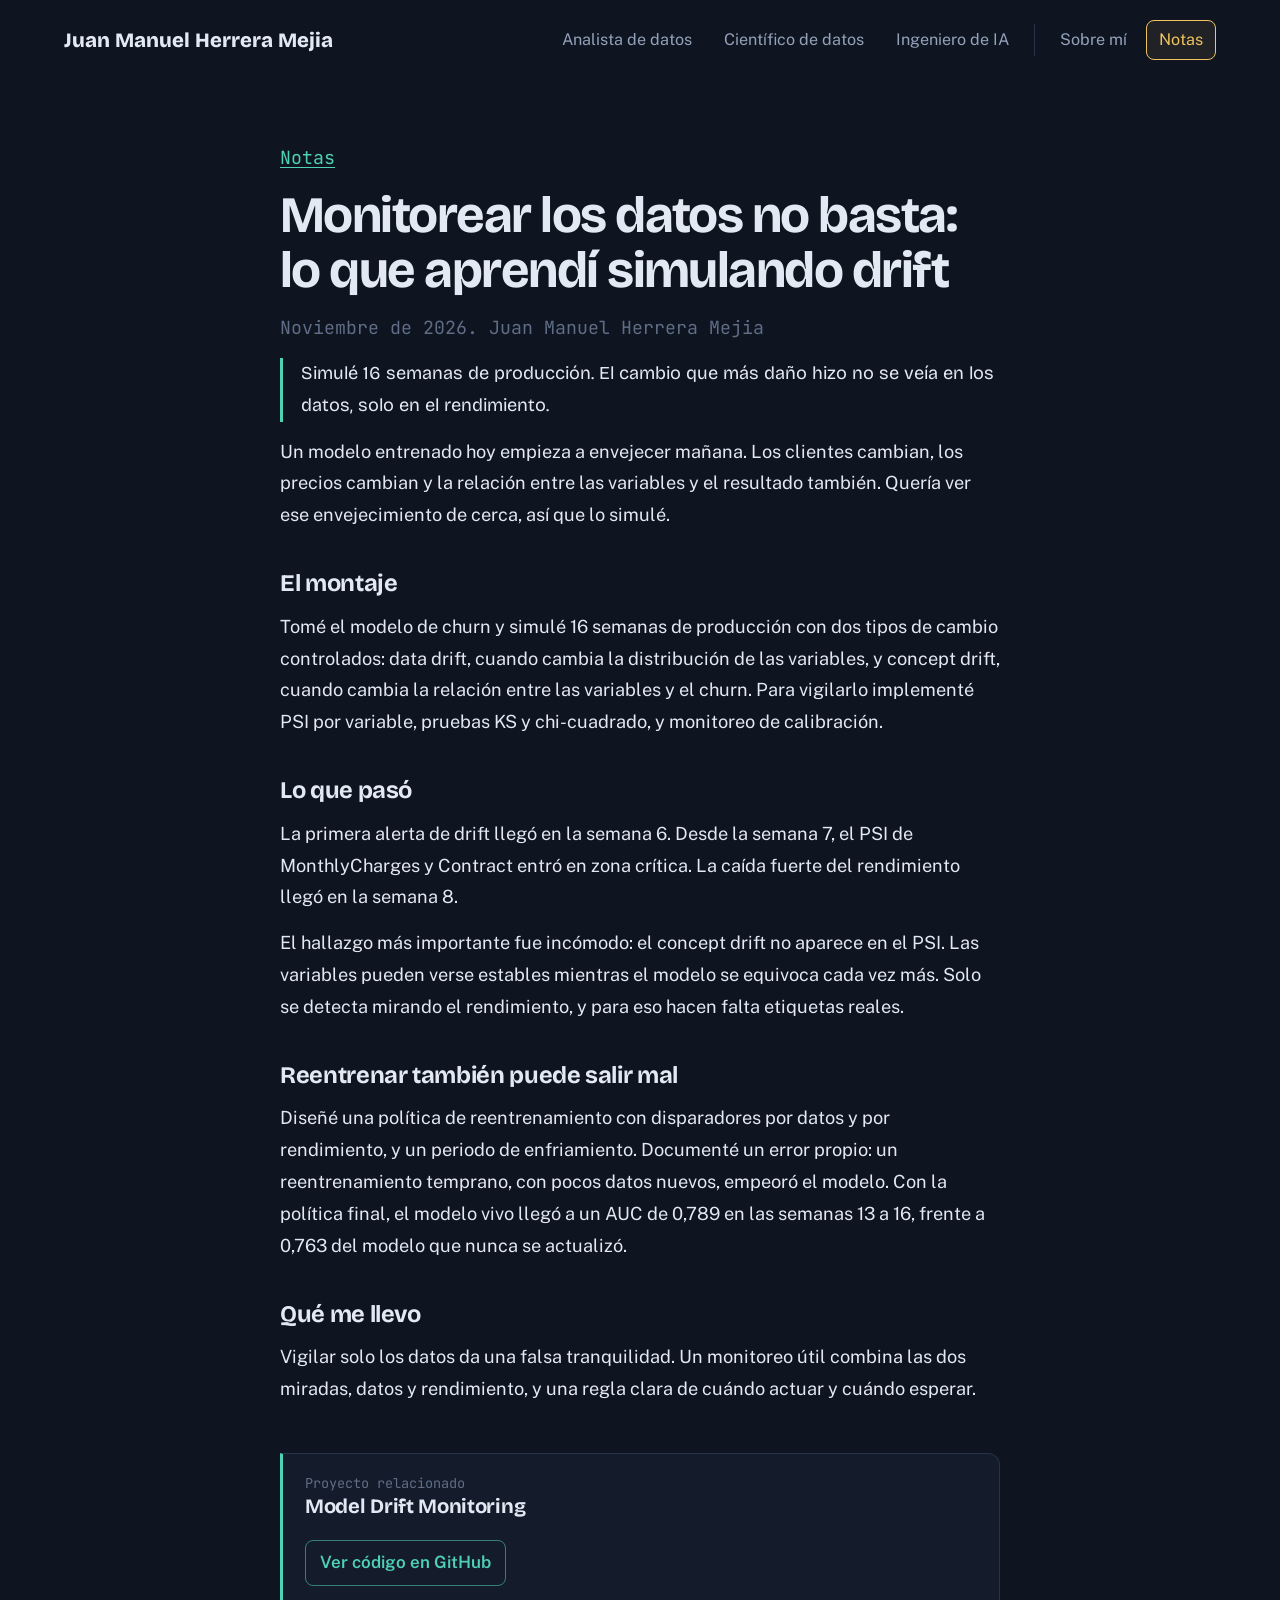
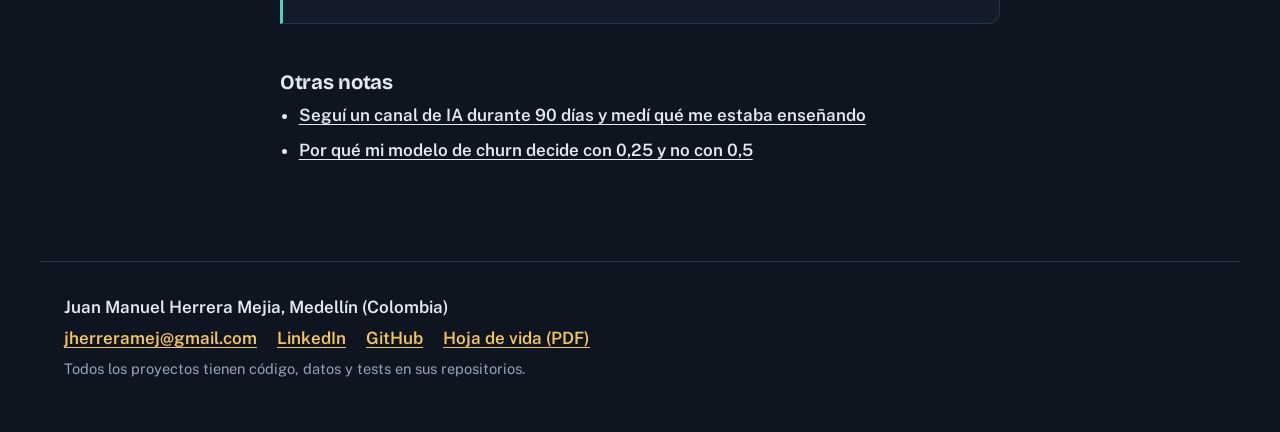
<file: nota-drift-monitoreo.html>
<!doctype html>
<html lang="es">
<head>
<meta charset="utf-8">
<meta name="viewport" content="width=device-width, initial-scale=1">
<title>Monitorear los datos no basta: lo que aprendí simulando drift · Juan Manuel Herrera Mejia</title>
<meta name="description" content="Simulé 16 semanas de producción. El cambio que más daño hizo no se veía en los datos, solo en el rendimiento.">
<meta property="og:title" content="Monitorear los datos no basta: lo que aprendí simulando drift · Juan Manuel Herrera Mejia">
<meta property="og:description" content="Simulé 16 semanas de producción. El cambio que más daño hizo no se veía en los datos, solo en el rendimiento.">
<meta property="og:image" content="https://jmanuelhe.github.io/assets/og.png">
<meta property="og:url" content="https://jmanuelhe.github.io/">
<meta property="og:type" content="website">
<meta name="twitter:card" content="summary_large_image">
<link rel="preconnect" href="https://fonts.googleapis.com">
<link rel="preconnect" href="https://fonts.gstatic.com" crossorigin>
<link href="https://fonts.googleapis.com/css2?family=Bricolage+Grotesque:opsz,wght@12..96,500;12..96,700;12..96,800&family=Public+Sans:ital,wght@0,400;0,600;1,400&family=JetBrains+Mono:wght@400;600&family=STIX+Two+Text:ital@1&display=swap" rel="stylesheet">
<link rel="stylesheet" href="styles.css">
</head>
<body>
<a class="skip" href="#contenido">Saltar al contenido</a>
<header class="top"><a class="me" href="index.html">Juan Manuel Herrera Mejia</a><nav aria-label="Secciones"><a href="analista.html" style="--role:var(--analista)">Analista de datos</a><a href="cientifico.html" style="--role:var(--cientifico)">Científico de datos</a><a href="ingeniero-ia.html" style="--role:var(--ia)">Ingeniero de IA</a><span class="sep" aria-hidden="true"></span><a href="sobre-mi.html" style="--role:var(--amber)">Sobre mí</a><a href="notas.html" style="--role:var(--amber)" aria-current=page>Notas</a></nav></header>
<main id="contenido" style="--role:var(--cientifico)">
<article class="note">
<p class="crumbs"><a href="notas.html">Notas</a></p>
<h1>Monitorear los datos no basta: lo que aprendí simulando drift</h1>
<p class="note-meta">Noviembre de 2026. Juan Manuel Herrera Mejia</p>
<p class="note-lede">Simulé 16 semanas de producción. El cambio que más daño hizo no se veía en los datos, solo en el rendimiento.</p>
<p>Un modelo entrenado hoy empieza a envejecer mañana. Los clientes cambian, los precios cambian y la relación entre las variables y el resultado también. Quería ver ese envejecimiento de cerca, así que lo simulé.</p><h2>El montaje</h2><p>Tomé el modelo de churn y simulé 16 semanas de producción con dos tipos de cambio controlados: data drift, cuando cambia la distribución de las variables, y concept drift, cuando cambia la relación entre las variables y el churn. Para vigilarlo implementé PSI por variable, pruebas KS y chi-cuadrado, y monitoreo de calibración.</p><h2>Lo que pasó</h2><p>La primera alerta de drift llegó en la semana 6. Desde la semana 7, el PSI de MonthlyCharges y Contract entró en zona crítica. La caída fuerte del rendimiento llegó en la semana 8.</p><p>El hallazgo más importante fue incómodo: el concept drift no aparece en el PSI. Las variables pueden verse estables mientras el modelo se equivoca cada vez más. Solo se detecta mirando el rendimiento, y para eso hacen falta etiquetas reales.</p><h2>Reentrenar también puede salir mal</h2><p>Diseñé una política de reentrenamiento con disparadores por datos y por rendimiento, y un periodo de enfriamiento. Documenté un error propio: un reentrenamiento temprano, con pocos datos nuevos, empeoró el modelo. Con la política final, el modelo vivo llegó a un AUC de 0,789 en las semanas 13 a 16, frente a 0,763 del modelo que nunca se actualizó.</p><h2>Qué me llevo</h2><p>Vigilar solo los datos da una falsa tranquilidad. Un monitoreo útil combina las dos miradas, datos y rendimiento, y una regla clara de cuándo actuar y cuándo esperar.</p>
<aside class="note-proj"><p>Proyecto relacionado</p><h3>Model Drift Monitoring</h3>
<p class="links"><a href="https://github.com/jmanuelhe/model-drift-monitoring">Ver código en GitHub</a></p></aside>
<nav class="more" aria-label="Otras notas"><h2>Otras notas</h2><ul><li><a href="nota-90-dias-canal-ia.html">Seguí un canal de IA durante 90 días y medí qué me estaba enseñando</a></li><li><a href="nota-umbral-churn.html">Por qué mi modelo de churn decide con 0,25 y no con 0,5</a></li></ul></nav>
</article>
</main>
<footer class="foot"><p class="who">Juan Manuel Herrera Mejia, Medellín (Colombia)</p>
<p class="contact"><a href="mailto:jherreramej@gmail.com">jherreramej@gmail.com</a> <a href="https://www.linkedin.com/in/juanmhmejia">LinkedIn</a> <a href="https://github.com/jmanuelhe">GitHub</a> <a href="assets/CV_Juan_Manuel_Herrera_Mejia.pdf" download>Hoja de vida (PDF)</a></p>
<p class="small">Todos los proyectos tienen código, datos y tests en sus repositorios.</p></footer>
</body></html>
</file>
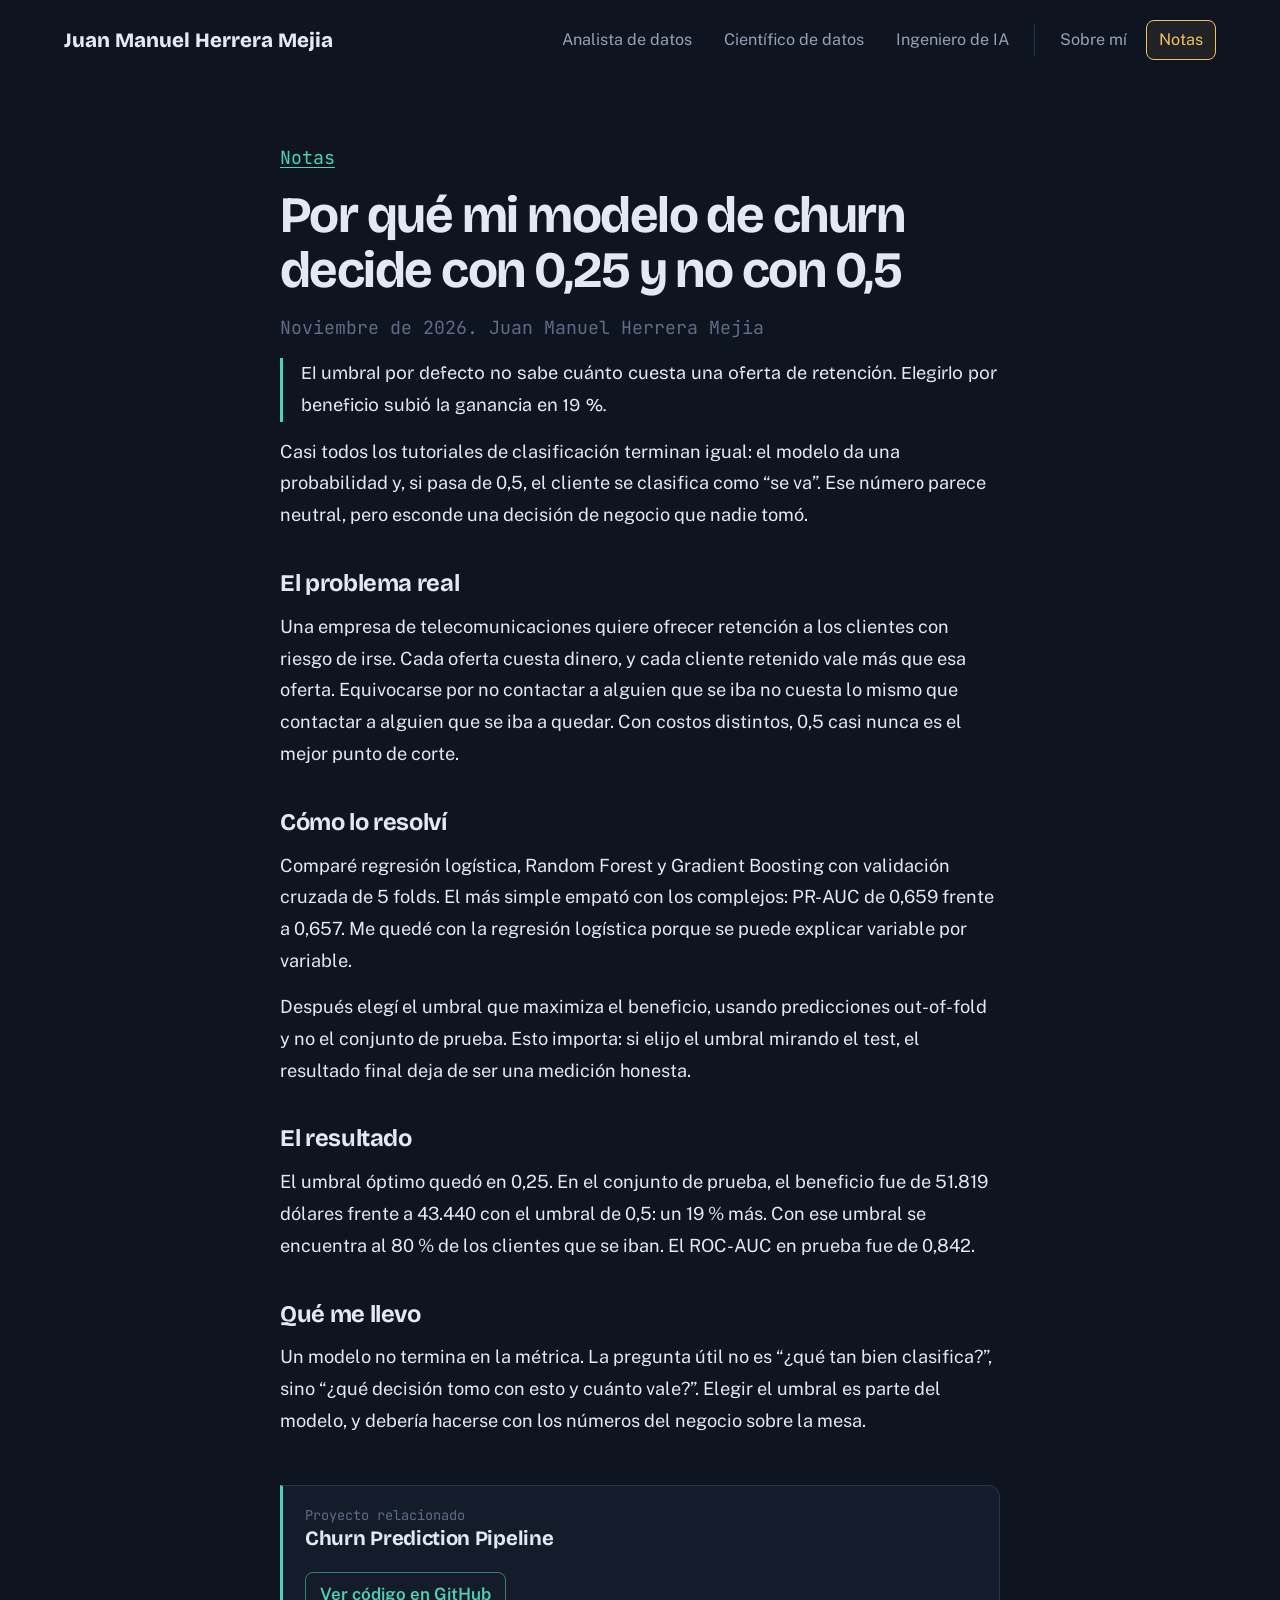
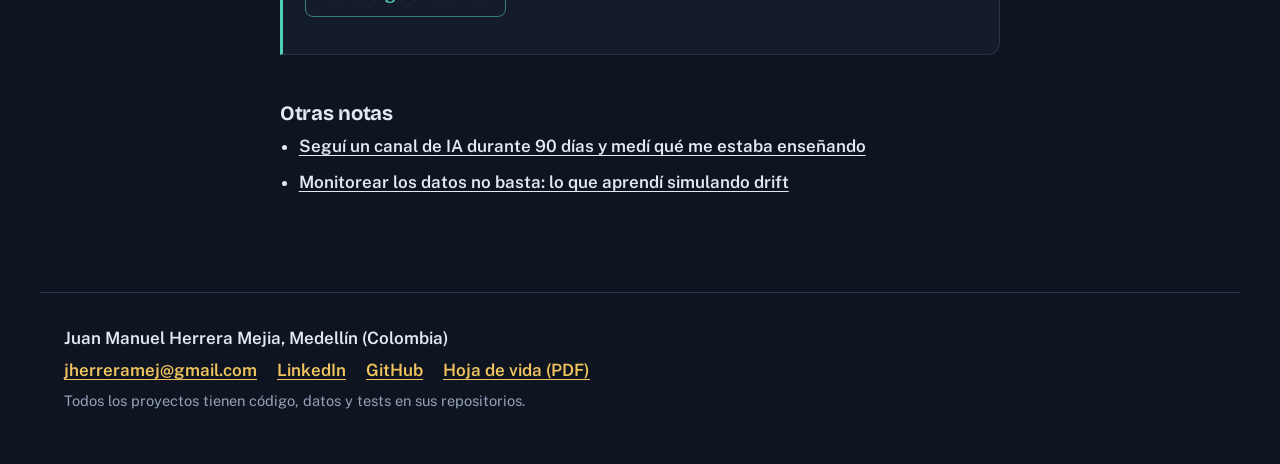
<file: nota-umbral-churn.html>
<!doctype html>
<html lang="es">
<head>
<meta charset="utf-8">
<meta name="viewport" content="width=device-width, initial-scale=1">
<title>Por qué mi modelo de churn decide con 0,25 y no con 0,5 · Juan Manuel Herrera Mejia</title>
<meta name="description" content="El umbral por defecto no sabe cuánto cuesta una oferta de retención. Elegirlo por beneficio subió la ganancia en 19 %.">
<meta property="og:title" content="Por qué mi modelo de churn decide con 0,25 y no con 0,5 · Juan Manuel Herrera Mejia">
<meta property="og:description" content="El umbral por defecto no sabe cuánto cuesta una oferta de retención. Elegirlo por beneficio subió la ganancia en 19 %.">
<meta property="og:image" content="https://jmanuelhe.github.io/assets/og.png">
<meta property="og:url" content="https://jmanuelhe.github.io/">
<meta property="og:type" content="website">
<meta name="twitter:card" content="summary_large_image">
<link rel="preconnect" href="https://fonts.googleapis.com">
<link rel="preconnect" href="https://fonts.gstatic.com" crossorigin>
<link href="https://fonts.googleapis.com/css2?family=Bricolage+Grotesque:opsz,wght@12..96,500;12..96,700;12..96,800&family=Public+Sans:ital,wght@0,400;0,600;1,400&family=JetBrains+Mono:wght@400;600&family=STIX+Two+Text:ital@1&display=swap" rel="stylesheet">
<link rel="stylesheet" href="styles.css">
</head>
<body>
<a class="skip" href="#contenido">Saltar al contenido</a>
<header class="top"><a class="me" href="index.html">Juan Manuel Herrera Mejia</a><nav aria-label="Secciones"><a href="analista.html" style="--role:var(--analista)">Analista de datos</a><a href="cientifico.html" style="--role:var(--cientifico)">Científico de datos</a><a href="ingeniero-ia.html" style="--role:var(--ia)">Ingeniero de IA</a><span class="sep" aria-hidden="true"></span><a href="sobre-mi.html" style="--role:var(--amber)">Sobre mí</a><a href="notas.html" style="--role:var(--amber)" aria-current=page>Notas</a></nav></header>
<main id="contenido" style="--role:var(--cientifico)">
<article class="note">
<p class="crumbs"><a href="notas.html">Notas</a></p>
<h1>Por qué mi modelo de churn decide con 0,25 y no con 0,5</h1>
<p class="note-meta">Noviembre de 2026. Juan Manuel Herrera Mejia</p>
<p class="note-lede">El umbral por defecto no sabe cuánto cuesta una oferta de retención. Elegirlo por beneficio subió la ganancia en 19 %.</p>
<p>Casi todos los tutoriales de clasificación terminan igual: el modelo da una probabilidad y, si pasa de 0,5, el cliente se clasifica como “se va”. Ese número parece neutral, pero esconde una decisión de negocio que nadie tomó.</p><h2>El problema real</h2><p>Una empresa de telecomunicaciones quiere ofrecer retención a los clientes con riesgo de irse. Cada oferta cuesta dinero, y cada cliente retenido vale más que esa oferta. Equivocarse por no contactar a alguien que se iba no cuesta lo mismo que contactar a alguien que se iba a quedar. Con costos distintos, 0,5 casi nunca es el mejor punto de corte.</p><h2>Cómo lo resolví</h2><p>Comparé regresión logística, Random Forest y Gradient Boosting con validación cruzada de 5 folds. El más simple empató con los complejos: PR-AUC de 0,659 frente a 0,657. Me quedé con la regresión logística porque se puede explicar variable por variable.</p><p>Después elegí el umbral que maximiza el beneficio, usando predicciones out-of-fold y no el conjunto de prueba. Esto importa: si elijo el umbral mirando el test, el resultado final deja de ser una medición honesta.</p><h2>El resultado</h2><p>El umbral óptimo quedó en 0,25. En el conjunto de prueba, el beneficio fue de 51.819 dólares frente a 43.440 con el umbral de 0,5: un 19 % más. Con ese umbral se encuentra al 80 % de los clientes que se iban. El ROC-AUC en prueba fue de 0,842.</p><h2>Qué me llevo</h2><p>Un modelo no termina en la métrica. La pregunta útil no es “¿qué tan bien clasifica?”, sino “¿qué decisión tomo con esto y cuánto vale?”. Elegir el umbral es parte del modelo, y debería hacerse con los números del negocio sobre la mesa.</p>
<aside class="note-proj"><p>Proyecto relacionado</p><h3>Churn Prediction Pipeline</h3>
<p class="links"><a href="https://github.com/jmanuelhe/churn-prediction-pipeline">Ver código en GitHub</a></p></aside>
<nav class="more" aria-label="Otras notas"><h2>Otras notas</h2><ul><li><a href="nota-90-dias-canal-ia.html">Seguí un canal de IA durante 90 días y medí qué me estaba enseñando</a></li><li><a href="nota-drift-monitoreo.html">Monitorear los datos no basta: lo que aprendí simulando drift</a></li></ul></nav>
</article>
</main>
<footer class="foot"><p class="who">Juan Manuel Herrera Mejia, Medellín (Colombia)</p>
<p class="contact"><a href="mailto:jherreramej@gmail.com">jherreramej@gmail.com</a> <a href="https://www.linkedin.com/in/juanmhmejia">LinkedIn</a> <a href="https://github.com/jmanuelhe">GitHub</a> <a href="assets/CV_Juan_Manuel_Herrera_Mejia.pdf" download>Hoja de vida (PDF)</a></p>
<p class="small">Todos los proyectos tienen código, datos y tests en sus repositorios.</p></footer>
</body></html>
</file>
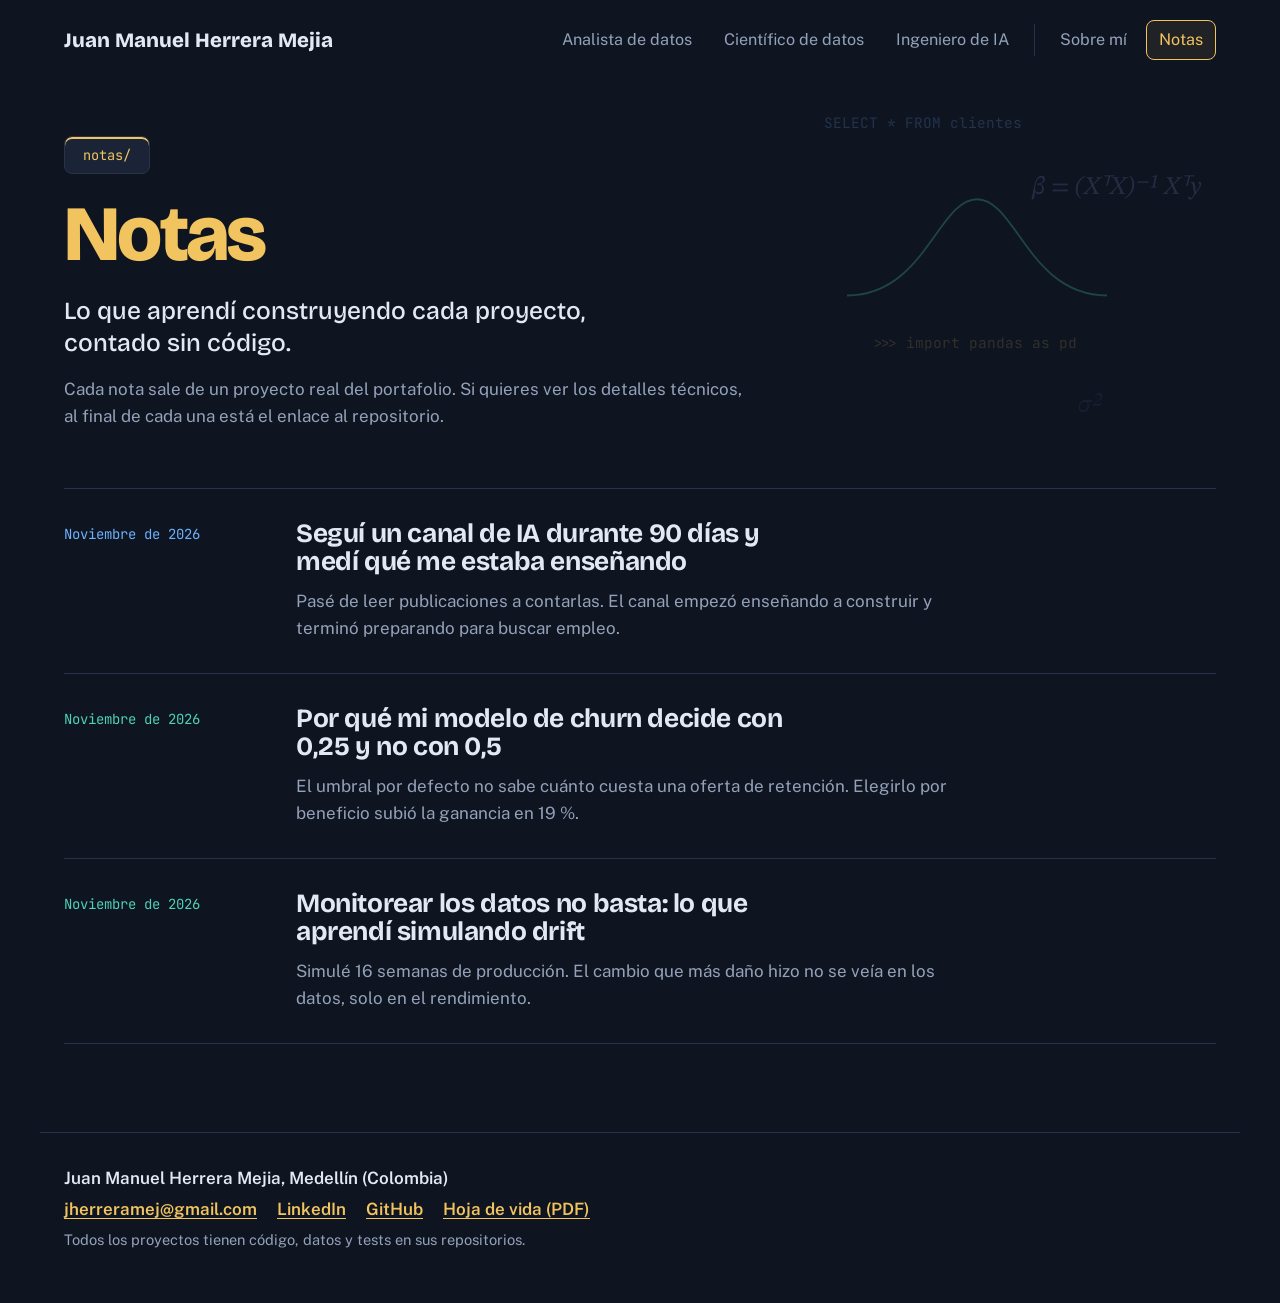
<file: notas.html>
<!doctype html>
<html lang="es">
<head>
<meta charset="utf-8">
<meta name="viewport" content="width=device-width, initial-scale=1">
<title>Notas · Juan Manuel Herrera Mejia</title>
<meta name="description" content="Artículos cortos sobre lo que aprendí construyendo proyectos de datos e IA.">
<meta property="og:title" content="Notas · Juan Manuel Herrera Mejia">
<meta property="og:description" content="Artículos cortos sobre lo que aprendí construyendo proyectos de datos e IA.">
<meta property="og:image" content="https://jmanuelhe.github.io/assets/og.png">
<meta property="og:url" content="https://jmanuelhe.github.io/">
<meta property="og:type" content="website">
<meta name="twitter:card" content="summary_large_image">
<link rel="preconnect" href="https://fonts.googleapis.com">
<link rel="preconnect" href="https://fonts.gstatic.com" crossorigin>
<link href="https://fonts.googleapis.com/css2?family=Bricolage+Grotesque:opsz,wght@12..96,500;12..96,700;12..96,800&family=Public+Sans:ital,wght@0,400;0,600;1,400&family=JetBrains+Mono:wght@400;600&family=STIX+Two+Text:ital@1&display=swap" rel="stylesheet">
<link rel="stylesheet" href="styles.css">
</head>
<body>
<a class="skip" href="#contenido">Saltar al contenido</a>
<header class="top"><a class="me" href="index.html">Juan Manuel Herrera Mejia</a><nav aria-label="Secciones"><a href="analista.html" style="--role:var(--analista)">Analista de datos</a><a href="cientifico.html" style="--role:var(--cientifico)">Científico de datos</a><a href="ingeniero-ia.html" style="--role:var(--ia)">Ingeniero de IA</a><span class="sep" aria-hidden="true"></span><a href="sobre-mi.html" style="--role:var(--amber)">Sobre mí</a><a href="notas.html" style="--role:var(--amber)" aria-current=page>Notas</a></nav></header>
<main id="contenido" style="--role:var(--amber)">
<section class="role-hero"><div class="backdrop" aria-hidden="true">
<span class="c db" style="left:66%;top:8%">SELECT * FROM clientes</span>
<span class="m" style="left:84%;top:22%">β = (XᵀX)⁻¹ Xᵀy</span>
<span class="c py" style="left:70%;top:62%">&gt;&gt;&gt; import pandas as pd</span>
<span class="m" style="left:88%;top:76%">σ²</span>
<svg class="bell" viewBox="0 0 200 80" style="left:68%;top:28%"><path d="M0 78 C60 78 70 4 100 4 S140 78 200 78"/></svg>
</div><p class="tabname">notas/</p><h1>Notas</h1>
<p class="pitch">Lo que aprendí construyendo cada proyecto, contado sin código.</p>
<p>Cada nota sale de un proyecto real del portafolio. Si quieres ver los detalles técnicos, al final de cada una está el enlace al repositorio.</p></section>
<ul class="notes"><li style="--role:var(--analista)"><p class="when">Noviembre de 2026</p><h2><a href="nota-90-dias-canal-ia.html">Seguí un canal de IA durante 90 días y medí qué me estaba enseñando</a></h2><p>Pasé de leer publicaciones a contarlas. El canal empezó enseñando a construir y terminó preparando para buscar empleo.</p></li><li style="--role:var(--cientifico)"><p class="when">Noviembre de 2026</p><h2><a href="nota-umbral-churn.html">Por qué mi modelo de churn decide con 0,25 y no con 0,5</a></h2><p>El umbral por defecto no sabe cuánto cuesta una oferta de retención. Elegirlo por beneficio subió la ganancia en 19 %.</p></li><li style="--role:var(--cientifico)"><p class="when">Noviembre de 2026</p><h2><a href="nota-drift-monitoreo.html">Monitorear los datos no basta: lo que aprendí simulando drift</a></h2><p>Simulé 16 semanas de producción. El cambio que más daño hizo no se veía en los datos, solo en el rendimiento.</p></li></ul>
</main>
<footer class="foot"><p class="who">Juan Manuel Herrera Mejia, Medellín (Colombia)</p>
<p class="contact"><a href="mailto:jherreramej@gmail.com">jherreramej@gmail.com</a> <a href="https://www.linkedin.com/in/juanmhmejia">LinkedIn</a> <a href="https://github.com/jmanuelhe">GitHub</a> <a href="assets/CV_Juan_Manuel_Herrera_Mejia.pdf" download>Hoja de vida (PDF)</a></p>
<p class="small">Todos los proyectos tienen código, datos y tests en sus repositorios.</p></footer>
</body></html>
</file>
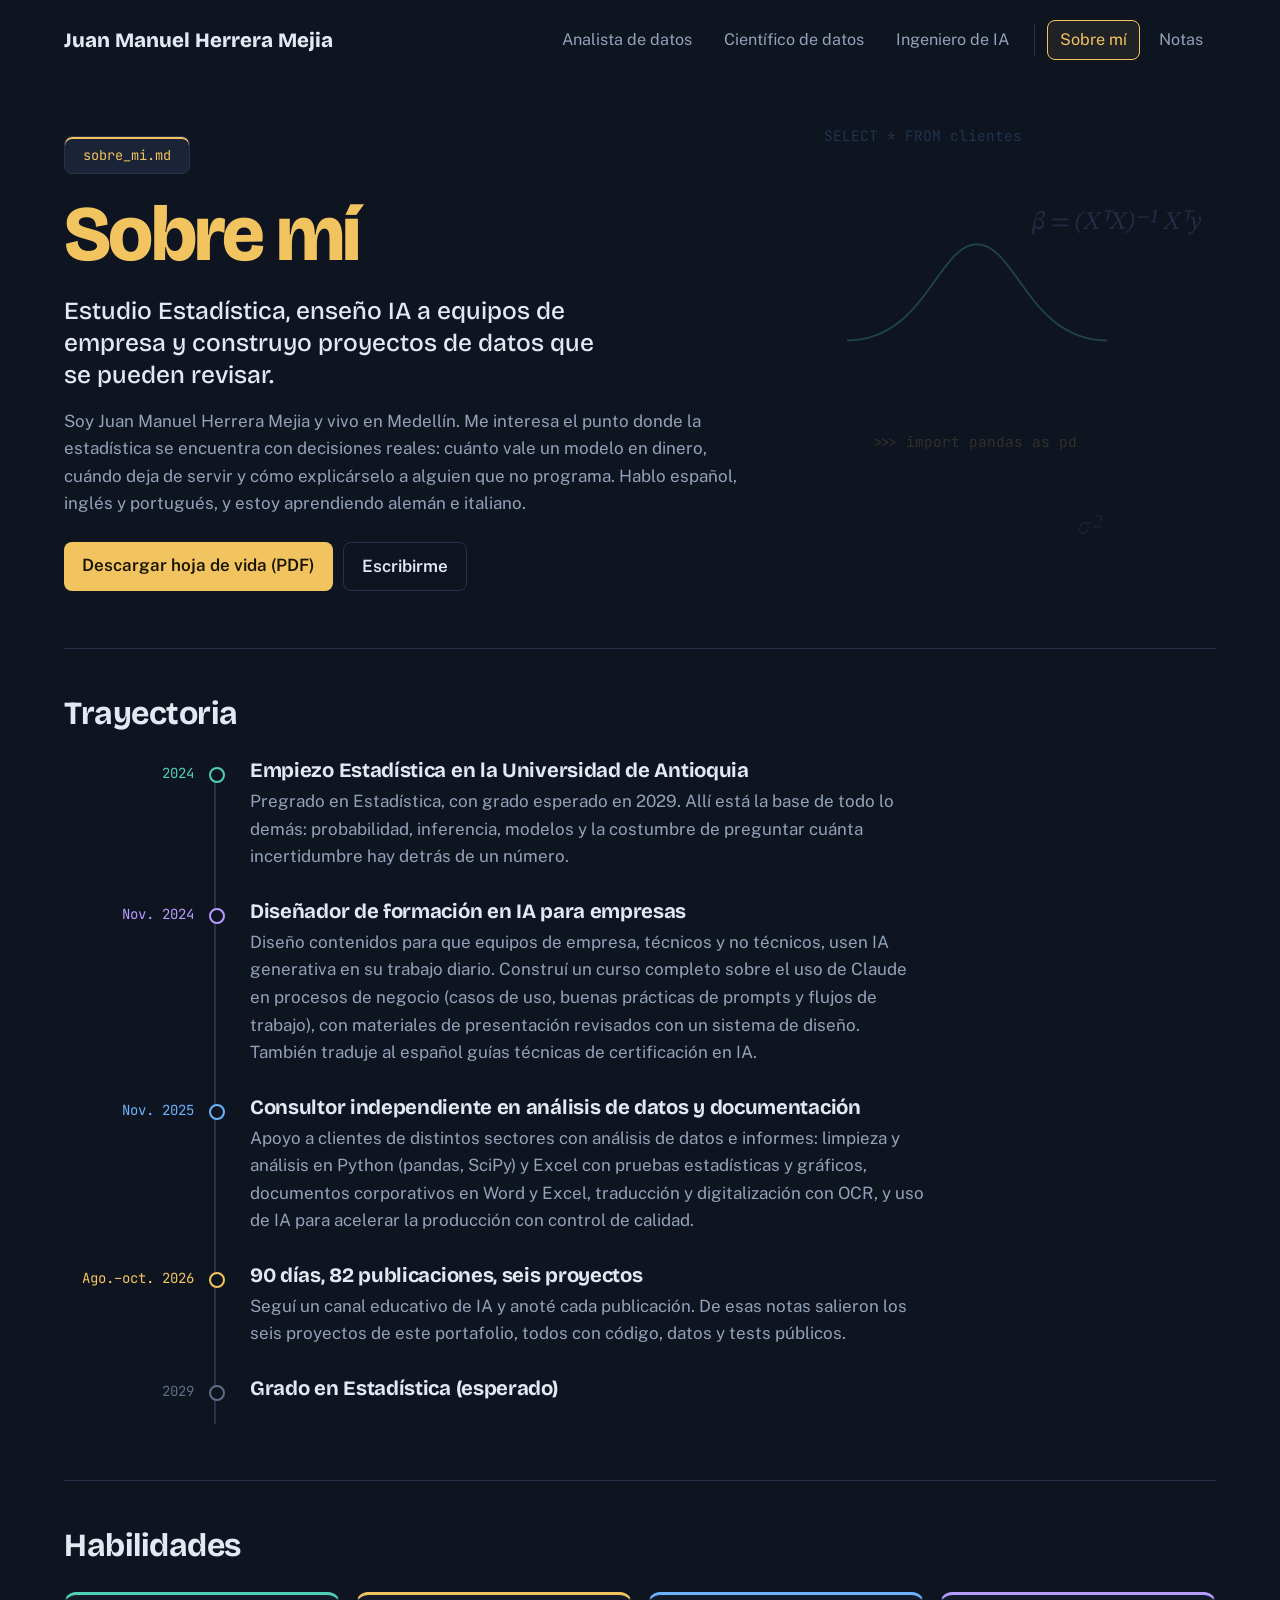
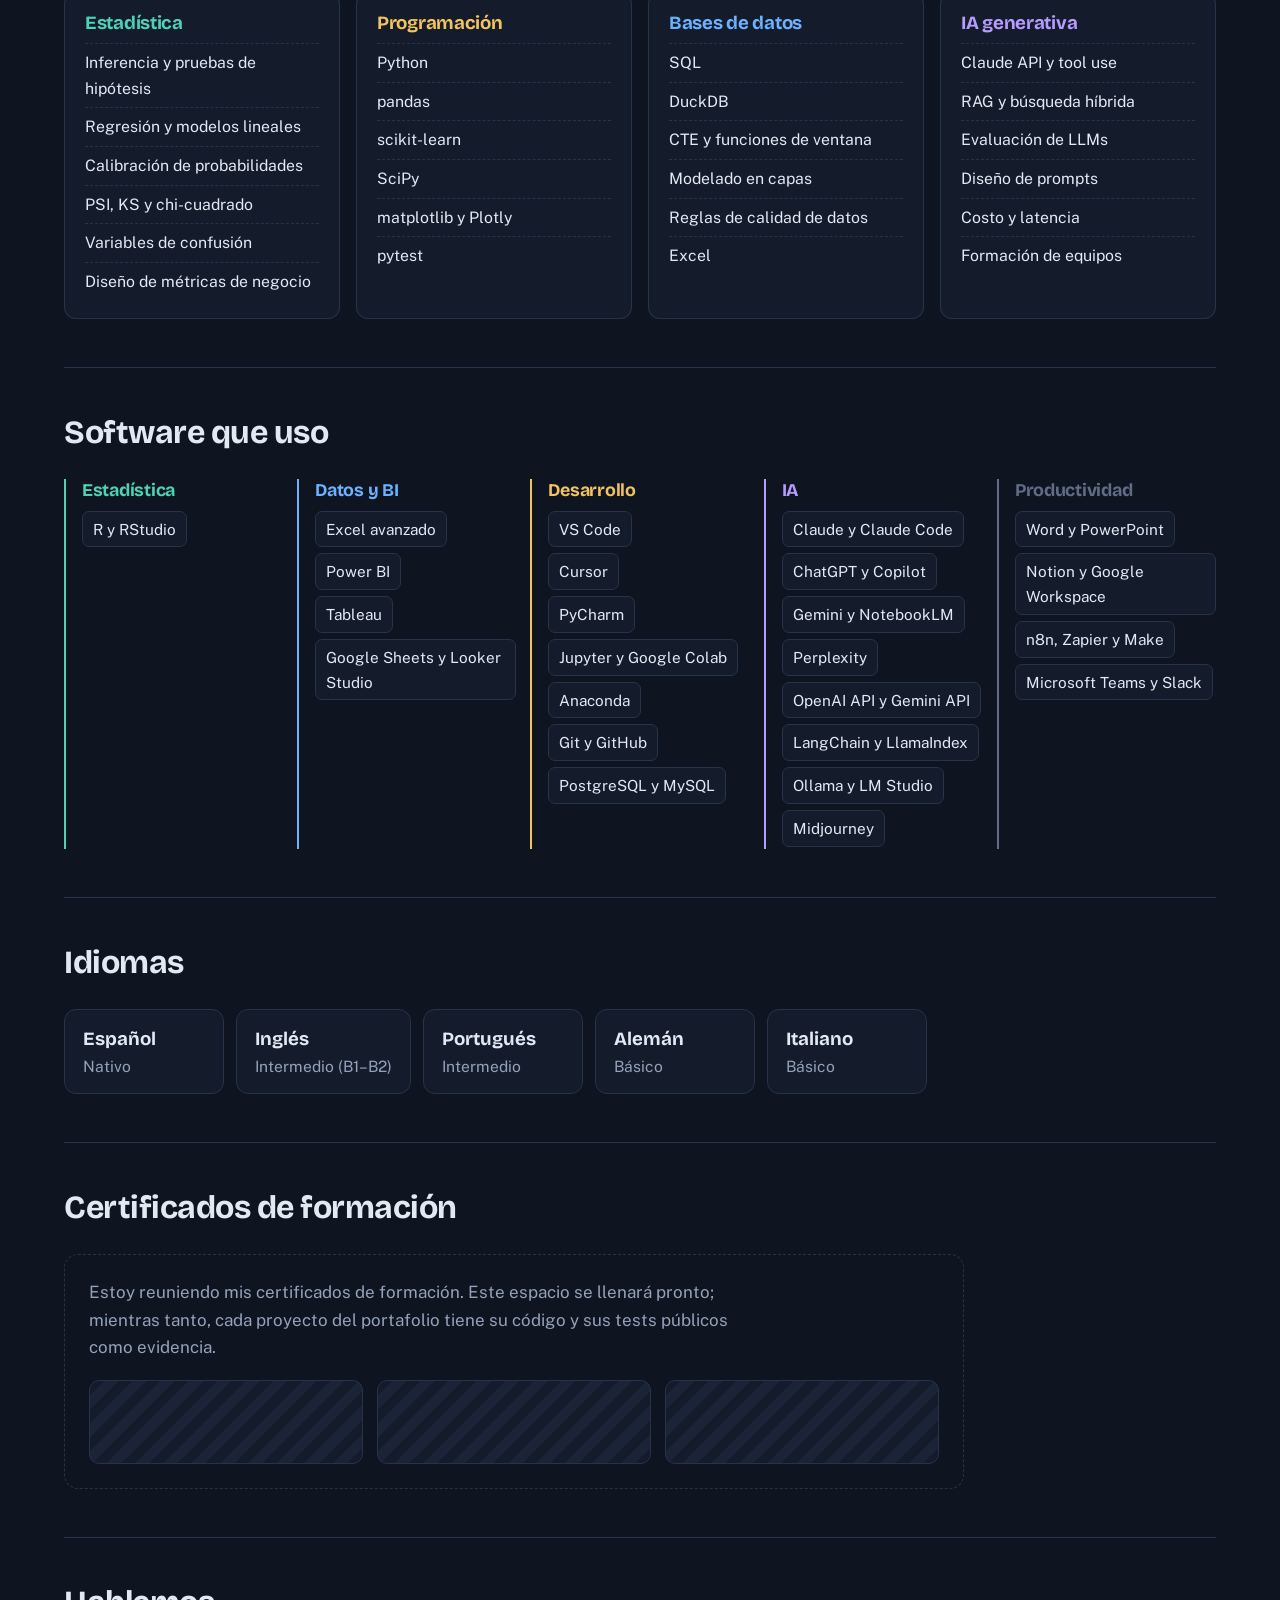
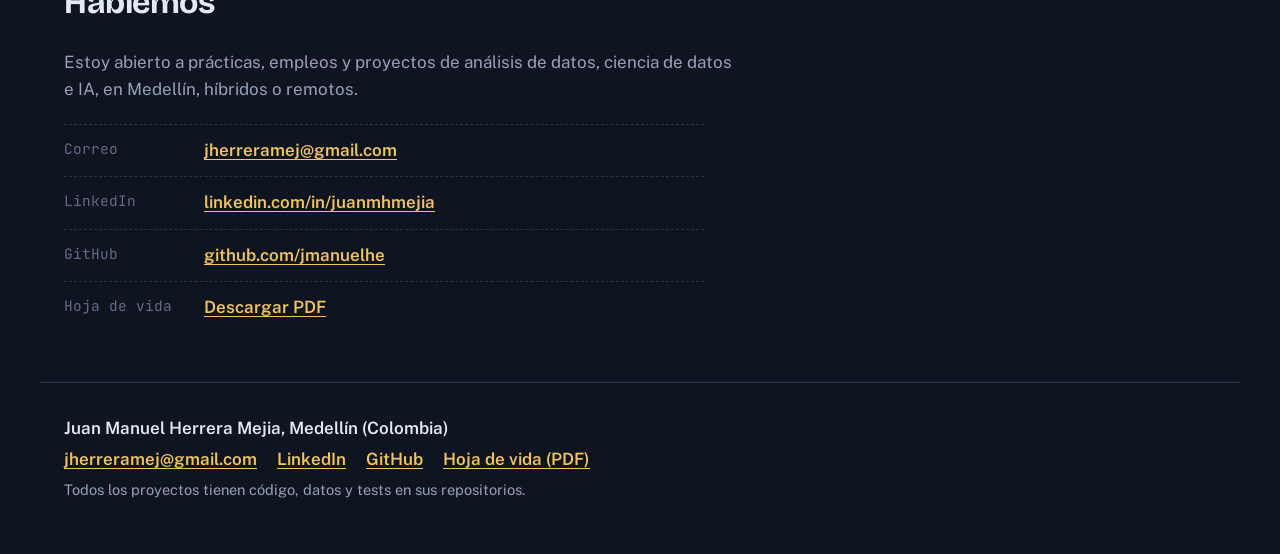
<file: sobre-mi.html>
<!doctype html>
<html lang="es">
<head>
<meta charset="utf-8">
<meta name="viewport" content="width=device-width, initial-scale=1">
<title>Sobre mí · Juan Manuel Herrera Mejia</title>
<meta name="description" content="Trayectoria, habilidades y certificados de Juan Manuel Herrera Mejia.">
<meta property="og:title" content="Sobre mí · Juan Manuel Herrera Mejia">
<meta property="og:description" content="Trayectoria, habilidades y certificados de Juan Manuel Herrera Mejia.">
<meta property="og:image" content="https://jmanuelhe.github.io/assets/og.png">
<meta property="og:url" content="https://jmanuelhe.github.io/">
<meta property="og:type" content="website">
<meta name="twitter:card" content="summary_large_image">
<link rel="preconnect" href="https://fonts.googleapis.com">
<link rel="preconnect" href="https://fonts.gstatic.com" crossorigin>
<link href="https://fonts.googleapis.com/css2?family=Bricolage+Grotesque:opsz,wght@12..96,500;12..96,700;12..96,800&family=Public+Sans:ital,wght@0,400;0,600;1,400&family=JetBrains+Mono:wght@400;600&family=STIX+Two+Text:ital@1&display=swap" rel="stylesheet">
<link rel="stylesheet" href="styles.css">
</head>
<body>
<a class="skip" href="#contenido">Saltar al contenido</a>
<header class="top"><a class="me" href="index.html">Juan Manuel Herrera Mejia</a><nav aria-label="Secciones"><a href="analista.html" style="--role:var(--analista)">Analista de datos</a><a href="cientifico.html" style="--role:var(--cientifico)">Científico de datos</a><a href="ingeniero-ia.html" style="--role:var(--ia)">Ingeniero de IA</a><span class="sep" aria-hidden="true"></span><a href="sobre-mi.html" style="--role:var(--amber)" aria-current=page>Sobre mí</a><a href="notas.html" style="--role:var(--amber)">Notas</a></nav></header>
<main id="contenido" style="--role:var(--amber)">
<section class="role-hero"><div class="backdrop" aria-hidden="true">
<span class="c db" style="left:66%;top:8%">SELECT * FROM clientes</span>
<span class="m" style="left:84%;top:22%">β = (XᵀX)⁻¹ Xᵀy</span>
<span class="c py" style="left:70%;top:62%">&gt;&gt;&gt; import pandas as pd</span>
<span class="m" style="left:88%;top:76%">σ²</span>
<svg class="bell" viewBox="0 0 200 80" style="left:68%;top:28%"><path d="M0 78 C60 78 70 4 100 4 S140 78 200 78"/></svg>
</div><p class="tabname">sobre_mi.md</p><h1>Sobre mí</h1>
<p class="pitch">Estudio Estadística, enseño IA a equipos de empresa y construyo proyectos de datos que se pueden revisar.</p>
<p>Soy Juan Manuel Herrera Mejia y vivo en Medellín. Me interesa el punto donde la estadística se encuentra con decisiones reales: cuánto vale un modelo en dinero,
cuándo deja de servir y cómo explicárselo a alguien que no programa. Hablo español, inglés y portugués, y estoy aprendiendo alemán e italiano.</p>
<p class="actions"><a class="btn" href="assets/CV_Juan_Manuel_Herrera_Mejia.pdf" download>Descargar hoja de vida (PDF)</a><a class="btn ghost" href="mailto:jherreramej@gmail.com">Escribirme</a></p>
</section>
<section class="block"><h2>Trayectoria</h2><ol class="timeline"><li style="--role:var(--cientifico)"><p class="when">2024</p><div><h3>Empiezo Estadística en la Universidad de Antioquia</h3><p>Pregrado en Estadística, con grado esperado en 2029. Allí está la base de todo lo demás: probabilidad, inferencia, modelos y la costumbre de preguntar cuánta incertidumbre hay detrás de un número.</p></div></li><li style="--role:var(--ia)"><p class="when">Nov. 2024</p><div><h3>Diseñador de formación en IA para empresas</h3><p>Diseño contenidos para que equipos de empresa, técnicos y no técnicos, usen IA generativa en su trabajo diario. Construí un curso completo sobre el uso de Claude en procesos de negocio (casos de uso, buenas prácticas de prompts y flujos de trabajo), con materiales de presentación revisados con un sistema de diseño. También traduje al español guías técnicas de certificación en IA.</p></div></li><li style="--role:var(--analista)"><p class="when">Nov. 2025</p><div><h3>Consultor independiente en análisis de datos y documentación</h3><p>Apoyo a clientes de distintos sectores con análisis de datos e informes: limpieza y análisis en Python (pandas, SciPy) y Excel con pruebas estadísticas y gráficos, documentos corporativos en Word y Excel, traducción y digitalización con OCR, y uso de IA para acelerar la producción con control de calidad.</p></div></li><li style="--role:var(--amber)"><p class="when">Ago.–oct. 2026</p><div><h3>90 días, 82 publicaciones, seis proyectos</h3><p>Seguí un canal educativo de IA y anoté cada publicación. De esas notas salieron los seis proyectos de este portafolio, todos con código, datos y tests públicos.</p></div></li><li style="--role:var(--faint)"><p class="when">2029</p><div><h3>Grado en Estadística (esperado)</h3></div></li></ol></section>
<section class="block"><h2>Habilidades</h2><div class="skill-grid"><div class="skill-group" style="--role:var(--cientifico)"><h3>Estadística</h3><ul><li>Inferencia y pruebas de hipótesis</li><li>Regresión y modelos lineales</li><li>Calibración de probabilidades</li><li>PSI, KS y chi-cuadrado</li><li>Variables de confusión</li><li>Diseño de métricas de negocio</li></ul></div><div class="skill-group" style="--role:var(--amber)"><h3>Programación</h3><ul><li>Python</li><li>pandas</li><li>scikit-learn</li><li>SciPy</li><li>matplotlib y Plotly</li><li>pytest</li></ul></div><div class="skill-group" style="--role:var(--analista)"><h3>Bases de datos</h3><ul><li>SQL</li><li>DuckDB</li><li>CTE y funciones de ventana</li><li>Modelado en capas</li><li>Reglas de calidad de datos</li><li>Excel</li></ul></div><div class="skill-group" style="--role:var(--ia)"><h3>IA generativa</h3><ul><li>Claude API y tool use</li><li>RAG y búsqueda híbrida</li><li>Evaluación de LLMs</li><li>Diseño de prompts</li><li>Costo y latencia</li><li>Formación de equipos</li></ul></div></div></section>
<section class="block"><h2>Software que uso</h2><div class="sw-grid"><div class="sw" style="--role:var(--cientifico)"><h3>Estadística</h3><ul><li>R y RStudio</li></ul></div><div class="sw" style="--role:var(--analista)"><h3>Datos y BI</h3><ul><li>Excel avanzado</li><li>Power BI</li><li>Tableau</li><li>Google Sheets y Looker Studio</li></ul></div><div class="sw" style="--role:var(--amber)"><h3>Desarrollo</h3><ul><li>VS Code</li><li>Cursor</li><li>PyCharm</li><li>Jupyter y Google Colab</li><li>Anaconda</li><li>Git y GitHub</li><li>PostgreSQL y MySQL</li></ul></div><div class="sw" style="--role:var(--ia)"><h3>IA</h3><ul><li>Claude y Claude Code</li><li>ChatGPT y Copilot</li><li>Gemini y NotebookLM</li><li>Perplexity</li><li>OpenAI API y Gemini API</li><li>LangChain y LlamaIndex</li><li>Ollama y LM Studio</li><li>Midjourney</li></ul></div><div class="sw" style="--role:var(--faint)"><h3>Productividad</h3><ul><li>Word y PowerPoint</li><li>Notion y Google Workspace</li><li>n8n, Zapier y Make</li><li>Microsoft Teams y Slack</li></ul></div></div></section>
<section class="block"><h2>Idiomas</h2><ul class="langs"><li><span>Español</span>Nativo</li><li><span>Inglés</span>Intermedio (B1–B2)</li><li><span>Portugués</span>Intermedio</li><li><span>Alemán</span>Básico</li><li><span>Italiano</span>Básico</li></ul></section>
<section class="block" id="certificados"><h2>Certificados de formación</h2><div class="certs-empty"><p>Estoy reuniendo mis certificados de formación. Este espacio se llenará pronto; mientras tanto, cada proyecto del portafolio tiene su código y sus tests públicos como evidencia.</p><div class="slots" aria-hidden="true"><span></span><span></span><span></span></div></div></section>
<section class="block contact-block"><h2>Hablemos</h2>
<p>Estoy abierto a prácticas, empleos y proyectos de análisis de datos, ciencia de datos e IA, en Medellín, híbridos o remotos.</p>
<ul class="contact-list">
<li><span>Correo</span><a href="mailto:jherreramej@gmail.com">jherreramej@gmail.com</a></li>
<li><span>LinkedIn</span><a href="https://www.linkedin.com/in/juanmhmejia">linkedin.com/in/juanmhmejia</a></li>
<li><span>GitHub</span><a href="https://github.com/jmanuelhe">github.com/jmanuelhe</a></li>
<li><span>Hoja de vida</span><a href="assets/CV_Juan_Manuel_Herrera_Mejia.pdf" download>Descargar PDF</a></li>
</ul></section>
</main>
<footer class="foot"><p class="who">Juan Manuel Herrera Mejia, Medellín (Colombia)</p>
<p class="contact"><a href="mailto:jherreramej@gmail.com">jherreramej@gmail.com</a> <a href="https://www.linkedin.com/in/juanmhmejia">LinkedIn</a> <a href="https://github.com/jmanuelhe">GitHub</a> <a href="assets/CV_Juan_Manuel_Herrera_Mejia.pdf" download>Hoja de vida (PDF)</a></p>
<p class="small">Todos los proyectos tienen código, datos y tests en sus repositorios.</p></footer>
</body></html>
</file>
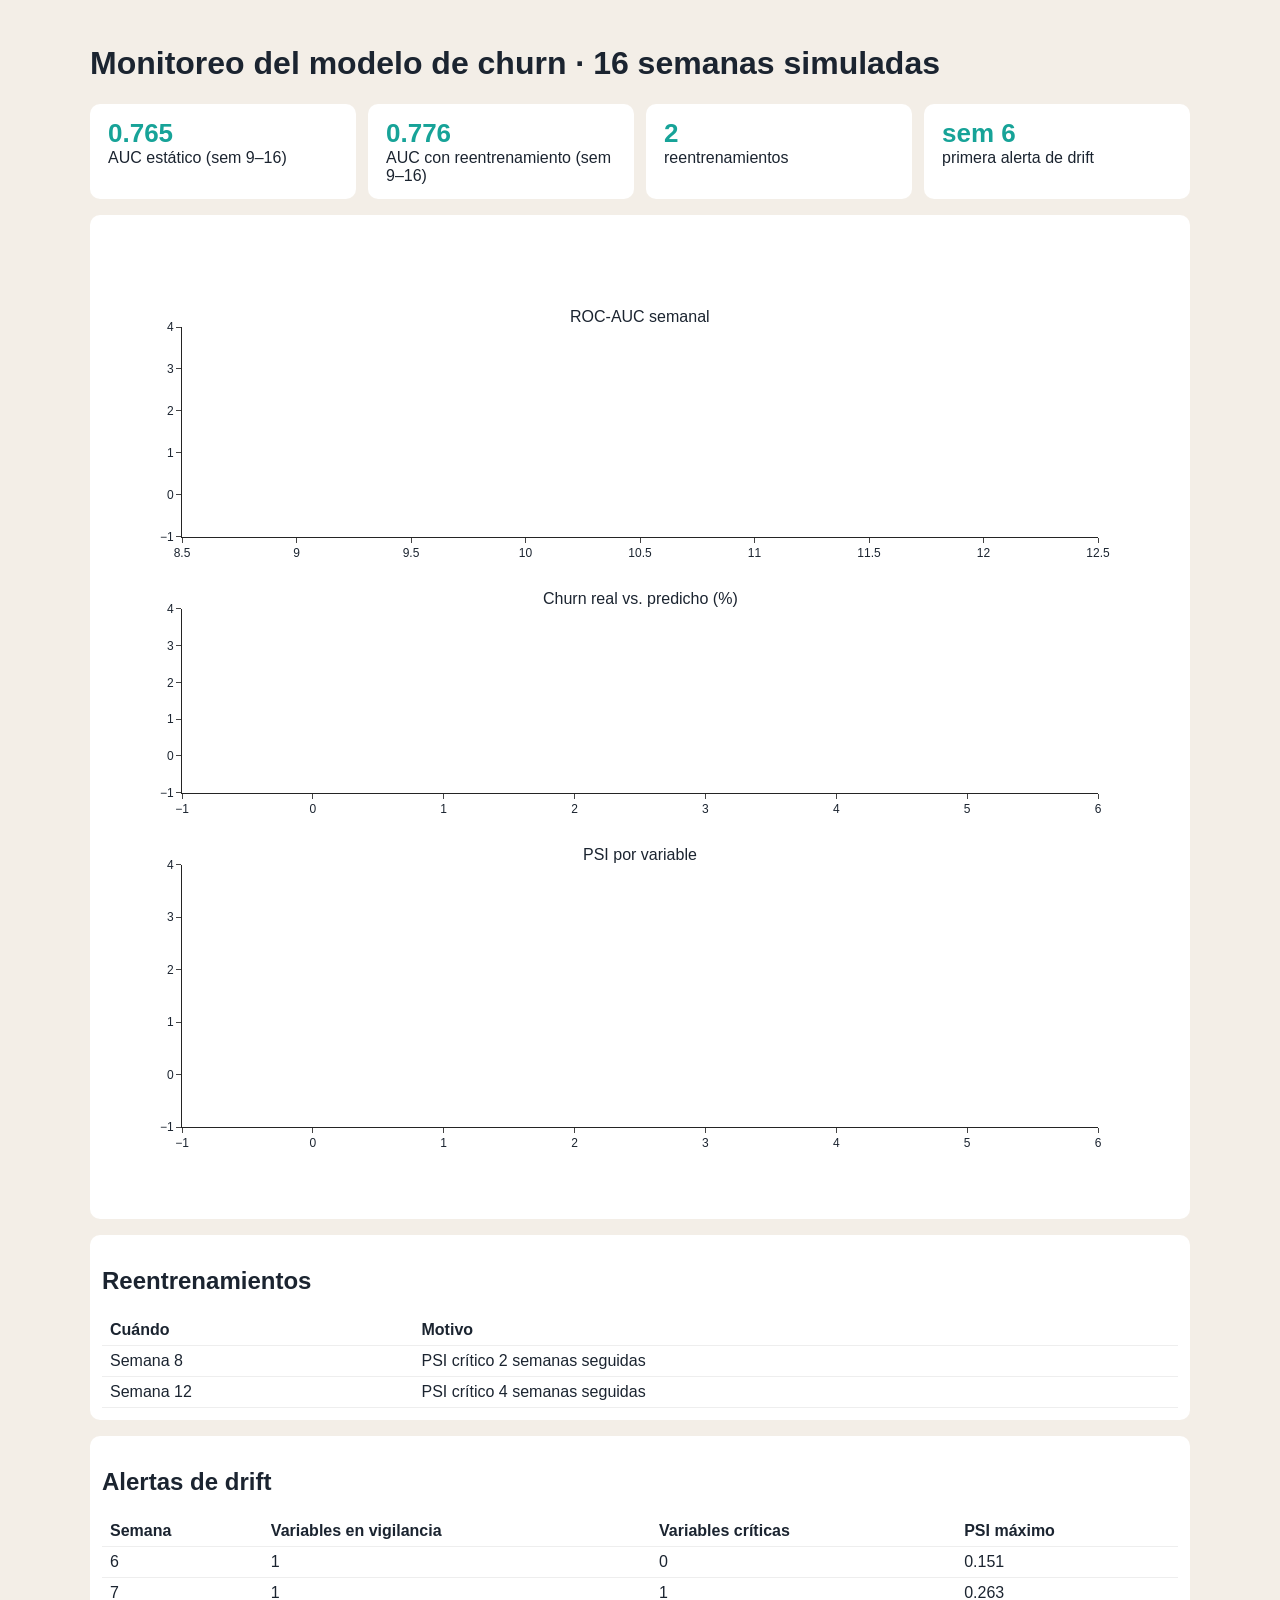
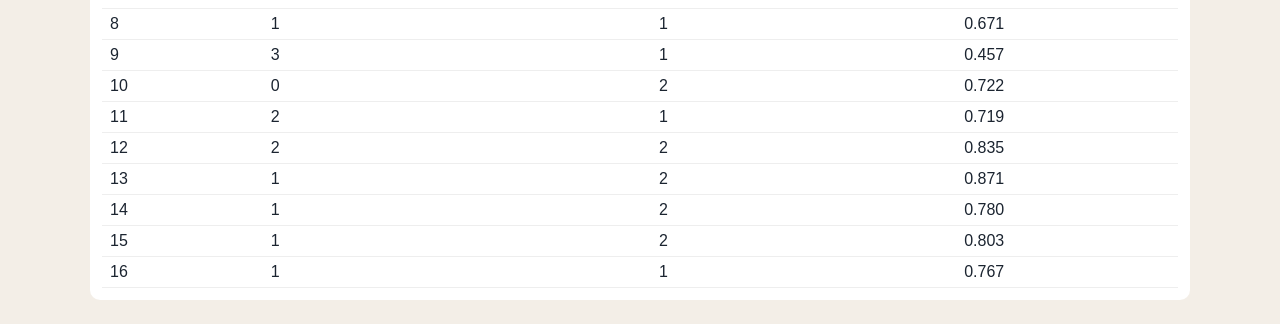
<file: dashboards/drift-monitoring.html>
<!doctype html><html lang="es"><head><meta charset="utf-8"><meta name="viewport" content="width=device-width,initial-scale=1">
<title>Monitoreo de modelo · Churn</title><script src="https://cdn.plot.ly/plotly-2.35.2.min.js"></script>
<style>body{font-family:Inter,Arial,sans-serif;background:#F3EEE7;color:#1B2430;margin:0}main{max-width:1100px;margin:auto;padding:24px 16px}
.ks{display:flex;gap:12px;flex-wrap:wrap}.k{background:#fff;border-radius:10px;padding:14px 18px;flex:1;min-width:150px}
.k b{display:block;font-size:26px;color:#17A398}.card{background:#fff;border-radius:10px;padding:12px;margin-top:16px;overflow-x:auto}
table{border-collapse:collapse;width:100%}td,th{padding:6px 8px;border-bottom:1px solid #eee;text-align:left}</style></head>
<body><main><h1>Monitoreo del modelo de churn · 16 semanas simuladas</h1>
<div class="ks"><div class="k"><b>0.765</b>AUC estático (sem 9–16)</div>
<div class="k"><b>0.776</b>AUC con reentrenamiento (sem 9–16)</div>
<div class="k"><b>2</b>reentrenamientos</div><div class="k"><b>sem 6</b>primera alerta de drift</div></div>
<div class="card"><div style="height:980px; width:100%;">                            <div id="13e0090f-e921-4522-a57c-768f631bdafd" class="plotly-graph-div" style="height:100%; width:100%;"></div>            <script>                window.PLOTLYENV=window.PLOTLYENV || {};                                if (document.getElementById("13e0090f-e921-4522-a57c-768f631bdafd")) {                    Plotly.newPlot(                        "13e0090f-e921-4522-a57c-768f631bdafd",                        [{"line":{"color":"#6B7A8F"},"name":"est\u00e1tico","x":{"dtype":"i1","bdata":"AQIDBAUGBwgJCgsMDQ4PEA=="},"y":{"dtype":"f8","bdata":"7LVTgURA6z9EN244AKbrP07V3NArPOs\u002fCfKUIE9p6z\u002fzvjBB\u002frrrP6A3hADUv+o\u002f6vj0tcXB6j\u002f82oWMumfpPyUkG3aOB+g\u002frm77EPvl5z+aLDxC+IPpP8GJL7Niuug\u002fUUVQ5Hso6D\u002fOD4uUgZPoPzI+4Ekwheg\u002fpKheVFZu6D8="},"type":"scatter","xaxis":"x","yaxis":"y"},{"line":{"color":"#17A398","width":3},"name":"con reentrenamiento","x":{"dtype":"i1","bdata":"AQIDBAUGBwgJCgsMDQ4PEA=="},"y":{"dtype":"f8","bdata":"7LVTgURA6z9EN244AKbrP07V3NArPOs\u002fCfKUIE9p6z\u002fzvjBB\u002frrrP6A3hADUv+o\u002f6vj0tcXB6j\u002f82oWMumfpP84AH5UYqOc\u002fju6o85yZ5z\u002fWnoNyVsfpP\u002fRvdKaFteg\u002f3mgu7NVY6T9vzQ+LlJXpP4r5fZIfGuk\u002fdBN7sL7s6D8="},"type":"scatter","xaxis":"x","yaxis":"y"},{"line":{"color":"#1B2430"},"name":"real","x":{"dtype":"i1","bdata":"AQIDBAUGBwgJCgsMDQ4PEA=="},"y":{"dtype":"f8","bdata":"VVVVVVVVOkCrqqqqqqo3QKuqqqqqKjhAq6qqqqqqOkBVVVVVVdU7QP\u002f\u002f\u002f\u002f\u002f\u002ffzxAAAAAAACAQUAAAAAAAIA9QAAAAAAAgENAAAAAAADAQ0AAAAAAAEBBQKqqqqqqqkNAq6qqqqqqQUAAAAAAAABCQFZVVVVVFUJAVVVVVVVVQkA="},"type":"scatter","xaxis":"x2","yaxis":"y2"},{"line":{"color":"#6B7A8F","dash":"dash"},"name":"pred. est\u00e1tico","x":{"dtype":"i1","bdata":"AQIDBAUGBwgJCgsMDQ4PEA=="},"y":{"dtype":"f8","bdata":"bHX96VbsOUDPzkrdJeQ5QM69MrU+fDlA7vH7ztB2O0AKa6WEytM9QLfBxFQGyT5AJeU4HcEoQEB6ECHXNxVBQId0O0yUwEFAmnzWxHJoQUDk9KGjG1NBQLb0KTrZxUJAgj29MhGRQkCEUTL8jxhBQEeXPOVAJ0JAz6rqEtXvQUA="},"type":"scatter","xaxis":"x2","yaxis":"y2"},{"line":{"color":"#17A398","dash":"dash"},"name":"pred. reentrenado","x":{"dtype":"i1","bdata":"AQIDBAUGBwgJCgsMDQ4PEA=="},"y":{"dtype":"f8","bdata":"bHX96VbsOUDPzkrdJeQ5QM69MrU+fDlA7vH7ztB2O0AKa6WEytM9QLfBxFQGyT5AJeU4HcEoQEB6ECHXNxVBQPDhqQ\u002fW9UBA\u002fO0GKuKvQECVYNQ8voRAQErK5SVXzUFAmgbQNG99Q0BgwU3qa0NCQOV0sG9pQ0NACUXkbVgNQ0A="},"type":"scatter","xaxis":"x2","yaxis":"y2"},{"colorbar":{"len":0.38,"title":{"text":"PSI"},"y":0.18},"colorscale":[[0.0,"rgb(255,255,204)"],[0.125,"rgb(255,237,160)"],[0.25,"rgb(254,217,118)"],[0.375,"rgb(254,178,76)"],[0.5,"rgb(253,141,60)"],[0.625,"rgb(252,78,42)"],[0.75,"rgb(227,26,28)"],[0.875,"rgb(189,0,38)"],[1.0,"rgb(128,0,38)"]],"hovertemplate":"%{y} \u00b7 sem %{x}: PSI %{z:.3f}\u003cextra\u003e\u003c\u002fextra\u003e","x":{"dtype":"i1","bdata":"AQIDBAUGBwgJCgsMDQ4PEA=="},"y":["Contract","Dependents","InternetService","MonthlyCharges","OnlineSecurity","PaperlessBilling","Partner","PaymentMethod","SeniorCitizen","TechSupport","TotalCharges","tenure"],"z":{"dtype":"f8","bdata":"KSEI5F+cSj+pqmJe\u002f39FPzVOuT+SGwc\u002fnGNJbyPmXT+Utcd+4XOVP37N\u002fawpKKs\u002fuf0X61iRvD8u4VN3u4nFP4CoB0wp0M0\u002fAhFmQ2sx0D\u002fO+UEIMlTJPyWk9ADe\u002f9Q\u002fKHUYt\u002fR50j8A1\u002foyzE\u002fQP5ITcr\u002fS6tE\u002fcQyJd4YQzT92s4VjYC9uPiqRthbBsFU\u002fKpG2FsGwVT92s4VjYC9uPhjOR2xaKEU\u002ffhbgIE+YYj\u002ftcrx6Jr9LP5am1lEb4Wg\u002fKAD7sttljT9zPe6d655RP56mamtfT4Y\u002f3gW+QmBjlz+epmprX0+GP8\u002fT\u002fDvgL3s\u002fwXPyu64ClT\u002fZ316pMYeLP1YhIitiSFM\u002f3aVWgPIubz\u002f+37XmZe+PP65nf6cFMI0\u002ftlOBHxYkkz9lDdB27YxYP+SoUHtaf3w\u002f3p0+e0D9mD89nTcF6\u002fF0Py5Po8eEeJY\u002f0O3zleGJdz9Wz7v31M2WP30AnPTY55o\u002f1dBNLaSGgj9aam8WWR6TPz68+3we36Q\u002flP2aVtOKiT\u002fKaYtg2vKVP1LI6byMaqg\u002f\u002fPABYjxZkj\u002ffIWwWU+q3P0nNRXlwRsM\u002ftyLYB4nN0D8HE81g63jlP4wBt77GQd0\u002fBwBm590W5z++e82V7f7mP+REgUl9t+o\u002fu1lIv6re6z\u002faea99GffoPwAzjRz8tOk\u002fWopPASaP6D851u0y0g1LP8hxC1FoGGE\u002fcJh8ynBGdz\u002fy5D+RITp\u002fP4BimDz6ApU\u002f1pSp6PdalT+0OUcrhAKEP1UZpA6TWaE\u002fIHfDIHQKoT\u002fa9O3Vz1GiP8WxTWGLPaE\u002fCehE3Xh\u002fsz+YXVKcYLKtP1cUdHFUj5E\u002fjPTw17\u002fdpD9TMRNWbxmsP6ab\u002fiPXMXg+tojHxrWDaD+aLqnNkeMmP\u002f6c+QG7Vo8\u002fSJnu1Z0Cfj+mm\u002f4j1zF4PpgSA0LzMlM\u002fIMjqBPc8gD+AiPiMNa1rP1AuEq+yq4U\u002fRKo3MKHagj9Ime7VnQJ+P0yBZOrybpI\u002fRKo3MKHagj+typHzTWB5P63KkfNNYHk\u002f\u002f\u002fstO6lTZz8mJHw4rFlHP21TY1xgZCc\u002f0wKClU3aQT8FVMOWizxSP8xMfI4aNng\u002frwaZIFYNhj8KlZy16GdqPzKZLUSX+IE\u002fCpWctehnaj+c0lP7Ovh+P1Wa5UkYAok\u002fX8HaMF20gD+\u002fQ2djgYBwP8xMfI4aNng\u002f55uDHgscnj+2OrhX3PyIP\u002f5I9CRJ\u002f2w\u002fdbMcRI2SZD9wFGbbE8ZWP85Dy5qTXHc\u002fVBjtrVtugD9qyyFZrHqMP0tokZ83jaU\u002fD2PlYNnYqz+0uDTpgO2aP9WKJ1rWqKI\u002fWuh2wzvFoj9EtKzKU76lPyt+qUPPC6A\u002fbsoEvvYJpj\u002fDKecg4LWiP86cBaKJc0E\u002fzSznL\u002f8kJj\u002fcp\u002fFf\u002fx2ePo61v33H2G8\u002fOTys+b9PKj+0ptgywZgSP461v33H2G8\u002fJv+oIrrKSD9InA6gwJpVP9J739Xxpmc\u002fbG7UAIpCUD+ExeeYwZprPwC9yr3I+II\u002fJv+oIrrKSD\u002fOnAWiiXNBPzS4diRjJHc\u002fHoHhE6j\u002fcj9GiYjPb3BnP37y4wYvXHg\u002fpOQO68aehT+GpxyPzMCSP3teUmaZDYM\u002fuDddsBqOmT\u002f7EPl+YB2iPyFLXUo\u002fNbU\u002ftG2dJYvQpz98p1+eqMKpP8KRyhgD9q4\u002fzJyz74Issj9Bc4wAM16oPx2qm8tZdbY\u002fl3LZDDCOtT+QeNazrFeUPw8ZaEzqUZ8\u002fQKPeXFGsiT\u002fsIVhxpw6TPwHZQQIPxKg\u002fkvUX6+sYpT+YOCr5j62wPw84c7lCibI\u002f\u002fRGpI2S4wD\u002fsJESaXN2rP9w+wlBBv7Y\u002fy86PTTj2wD\u002fAz9z0O2+2Pz5X62GcGLc\u002f6lB087SauD\u002f547JxsIC4Pw8B4JVfdJE\u002fjbzDKbaYkT80aw\u002fXcneMP8AWxGWwsaQ\u002frXIoRyj9mD9G4Ld7krOgP1YW2M1857E\u002f6OhBKyK2tT+XdBZZiTjCP51yjRhmJrc\u002fmtRqnR3PvT+lnyvQE83GP\u002fw3N2jAtL8\u002fJFqG3WFtvD\u002fS9DseF1LAPxZbUe2UBrk\u002f","shape":"12, 16"},"zmax":0.4,"zmin":0,"type":"heatmap","xaxis":"x3","yaxis":"y3"}],                        {"template":{"data":{"barpolar":[{"marker":{"line":{"color":"white","width":0.5},"pattern":{"fillmode":"overlay","size":10,"solidity":0.2}},"type":"barpolar"}],"bar":[{"error_x":{"color":"rgb(36,36,36)"},"error_y":{"color":"rgb(36,36,36)"},"marker":{"line":{"color":"white","width":0.5},"pattern":{"fillmode":"overlay","size":10,"solidity":0.2}},"type":"bar"}],"carpet":[{"aaxis":{"endlinecolor":"rgb(36,36,36)","gridcolor":"white","linecolor":"white","minorgridcolor":"white","startlinecolor":"rgb(36,36,36)"},"baxis":{"endlinecolor":"rgb(36,36,36)","gridcolor":"white","linecolor":"white","minorgridcolor":"white","startlinecolor":"rgb(36,36,36)"},"type":"carpet"}],"choropleth":[{"colorbar":{"outlinewidth":1,"tickcolor":"rgb(36,36,36)","ticks":"outside"},"type":"choropleth"}],"contourcarpet":[{"colorbar":{"outlinewidth":1,"tickcolor":"rgb(36,36,36)","ticks":"outside"},"type":"contourcarpet"}],"contour":[{"colorbar":{"outlinewidth":1,"tickcolor":"rgb(36,36,36)","ticks":"outside"},"colorscale":[[0.0,"#440154"],[0.1111111111111111,"#482878"],[0.2222222222222222,"#3e4989"],[0.3333333333333333,"#31688e"],[0.4444444444444444,"#26828e"],[0.5555555555555556,"#1f9e89"],[0.6666666666666666,"#35b779"],[0.7777777777777778,"#6ece58"],[0.8888888888888888,"#b5de2b"],[1.0,"#fde725"]],"type":"contour"}],"heatmap":[{"colorbar":{"outlinewidth":1,"tickcolor":"rgb(36,36,36)","ticks":"outside"},"colorscale":[[0.0,"#440154"],[0.1111111111111111,"#482878"],[0.2222222222222222,"#3e4989"],[0.3333333333333333,"#31688e"],[0.4444444444444444,"#26828e"],[0.5555555555555556,"#1f9e89"],[0.6666666666666666,"#35b779"],[0.7777777777777778,"#6ece58"],[0.8888888888888888,"#b5de2b"],[1.0,"#fde725"]],"type":"heatmap"}],"histogram2dcontour":[{"colorbar":{"outlinewidth":1,"tickcolor":"rgb(36,36,36)","ticks":"outside"},"colorscale":[[0.0,"#440154"],[0.1111111111111111,"#482878"],[0.2222222222222222,"#3e4989"],[0.3333333333333333,"#31688e"],[0.4444444444444444,"#26828e"],[0.5555555555555556,"#1f9e89"],[0.6666666666666666,"#35b779"],[0.7777777777777778,"#6ece58"],[0.8888888888888888,"#b5de2b"],[1.0,"#fde725"]],"type":"histogram2dcontour"}],"histogram2d":[{"colorbar":{"outlinewidth":1,"tickcolor":"rgb(36,36,36)","ticks":"outside"},"colorscale":[[0.0,"#440154"],[0.1111111111111111,"#482878"],[0.2222222222222222,"#3e4989"],[0.3333333333333333,"#31688e"],[0.4444444444444444,"#26828e"],[0.5555555555555556,"#1f9e89"],[0.6666666666666666,"#35b779"],[0.7777777777777778,"#6ece58"],[0.8888888888888888,"#b5de2b"],[1.0,"#fde725"]],"type":"histogram2d"}],"histogram":[{"marker":{"line":{"color":"white","width":0.6}},"type":"histogram"}],"mesh3d":[{"colorbar":{"outlinewidth":1,"tickcolor":"rgb(36,36,36)","ticks":"outside"},"type":"mesh3d"}],"parcoords":[{"line":{"colorbar":{"outlinewidth":1,"tickcolor":"rgb(36,36,36)","ticks":"outside"}},"type":"parcoords"}],"pie":[{"automargin":true,"type":"pie"}],"scatter3d":[{"line":{"colorbar":{"outlinewidth":1,"tickcolor":"rgb(36,36,36)","ticks":"outside"}},"marker":{"colorbar":{"outlinewidth":1,"tickcolor":"rgb(36,36,36)","ticks":"outside"}},"type":"scatter3d"}],"scattercarpet":[{"marker":{"colorbar":{"outlinewidth":1,"tickcolor":"rgb(36,36,36)","ticks":"outside"}},"type":"scattercarpet"}],"scattergeo":[{"marker":{"colorbar":{"outlinewidth":1,"tickcolor":"rgb(36,36,36)","ticks":"outside"}},"type":"scattergeo"}],"scattergl":[{"marker":{"colorbar":{"outlinewidth":1,"tickcolor":"rgb(36,36,36)","ticks":"outside"}},"type":"scattergl"}],"scattermap":[{"marker":{"colorbar":{"outlinewidth":1,"tickcolor":"rgb(36,36,36)","ticks":"outside"}},"type":"scattermap"}],"scatterpolargl":[{"marker":{"colorbar":{"outlinewidth":1,"tickcolor":"rgb(36,36,36)","ticks":"outside"}},"type":"scatterpolargl"}],"scatterpolar":[{"marker":{"colorbar":{"outlinewidth":1,"tickcolor":"rgb(36,36,36)","ticks":"outside"}},"type":"scatterpolar"}],"scatter":[{"fillpattern":{"fillmode":"overlay","size":10,"solidity":0.2},"type":"scatter"}],"scatterternary":[{"marker":{"colorbar":{"outlinewidth":1,"tickcolor":"rgb(36,36,36)","ticks":"outside"}},"type":"scatterternary"}],"surface":[{"colorbar":{"outlinewidth":1,"tickcolor":"rgb(36,36,36)","ticks":"outside"},"colorscale":[[0.0,"#440154"],[0.1111111111111111,"#482878"],[0.2222222222222222,"#3e4989"],[0.3333333333333333,"#31688e"],[0.4444444444444444,"#26828e"],[0.5555555555555556,"#1f9e89"],[0.6666666666666666,"#35b779"],[0.7777777777777778,"#6ece58"],[0.8888888888888888,"#b5de2b"],[1.0,"#fde725"]],"type":"surface"}],"table":[{"cells":{"fill":{"color":"rgb(237,237,237)"},"line":{"color":"white"}},"header":{"fill":{"color":"rgb(217,217,217)"},"line":{"color":"white"}},"type":"table"}]},"layout":{"annotationdefaults":{"arrowhead":0,"arrowwidth":1},"autotypenumbers":"strict","coloraxis":{"colorbar":{"outlinewidth":1,"tickcolor":"rgb(36,36,36)","ticks":"outside"}},"colorscale":{"diverging":[[0.0,"rgb(103,0,31)"],[0.1,"rgb(178,24,43)"],[0.2,"rgb(214,96,77)"],[0.3,"rgb(244,165,130)"],[0.4,"rgb(253,219,199)"],[0.5,"rgb(247,247,247)"],[0.6,"rgb(209,229,240)"],[0.7,"rgb(146,197,222)"],[0.8,"rgb(67,147,195)"],[0.9,"rgb(33,102,172)"],[1.0,"rgb(5,48,97)"]],"sequential":[[0.0,"#440154"],[0.1111111111111111,"#482878"],[0.2222222222222222,"#3e4989"],[0.3333333333333333,"#31688e"],[0.4444444444444444,"#26828e"],[0.5555555555555556,"#1f9e89"],[0.6666666666666666,"#35b779"],[0.7777777777777778,"#6ece58"],[0.8888888888888888,"#b5de2b"],[1.0,"#fde725"]],"sequentialminus":[[0.0,"#440154"],[0.1111111111111111,"#482878"],[0.2222222222222222,"#3e4989"],[0.3333333333333333,"#31688e"],[0.4444444444444444,"#26828e"],[0.5555555555555556,"#1f9e89"],[0.6666666666666666,"#35b779"],[0.7777777777777778,"#6ece58"],[0.8888888888888888,"#b5de2b"],[1.0,"#fde725"]]},"colorway":["#1F77B4","#FF7F0E","#2CA02C","#D62728","#9467BD","#8C564B","#E377C2","#7F7F7F","#BCBD22","#17BECF"],"font":{"color":"rgb(36,36,36)"},"geo":{"bgcolor":"white","lakecolor":"white","landcolor":"white","showlakes":true,"showland":true,"subunitcolor":"white"},"hoverlabel":{"align":"left"},"hovermode":"closest","paper_bgcolor":"white","plot_bgcolor":"white","polar":{"angularaxis":{"gridcolor":"rgb(232,232,232)","linecolor":"rgb(36,36,36)","showgrid":false,"showline":true,"ticks":"outside"},"bgcolor":"white","radialaxis":{"gridcolor":"rgb(232,232,232)","linecolor":"rgb(36,36,36)","showgrid":false,"showline":true,"ticks":"outside"}},"scene":{"xaxis":{"backgroundcolor":"white","gridcolor":"rgb(232,232,232)","gridwidth":2,"linecolor":"rgb(36,36,36)","showbackground":true,"showgrid":false,"showline":true,"ticks":"outside","zeroline":false,"zerolinecolor":"rgb(36,36,36)"},"yaxis":{"backgroundcolor":"white","gridcolor":"rgb(232,232,232)","gridwidth":2,"linecolor":"rgb(36,36,36)","showbackground":true,"showgrid":false,"showline":true,"ticks":"outside","zeroline":false,"zerolinecolor":"rgb(36,36,36)"},"zaxis":{"backgroundcolor":"white","gridcolor":"rgb(232,232,232)","gridwidth":2,"linecolor":"rgb(36,36,36)","showbackground":true,"showgrid":false,"showline":true,"ticks":"outside","zeroline":false,"zerolinecolor":"rgb(36,36,36)"}},"shapedefaults":{"fillcolor":"black","line":{"width":0},"opacity":0.3},"ternary":{"aaxis":{"gridcolor":"rgb(232,232,232)","linecolor":"rgb(36,36,36)","showgrid":false,"showline":true,"ticks":"outside"},"baxis":{"gridcolor":"rgb(232,232,232)","linecolor":"rgb(36,36,36)","showgrid":false,"showline":true,"ticks":"outside"},"bgcolor":"white","caxis":{"gridcolor":"rgb(232,232,232)","linecolor":"rgb(36,36,36)","showgrid":false,"showline":true,"ticks":"outside"}},"title":{"x":0.05},"xaxis":{"automargin":true,"gridcolor":"rgb(232,232,232)","linecolor":"rgb(36,36,36)","showgrid":false,"showline":true,"ticks":"outside","title":{"standoff":15},"zeroline":false,"zerolinecolor":"rgb(36,36,36)"},"yaxis":{"automargin":true,"gridcolor":"rgb(232,232,232)","linecolor":"rgb(36,36,36)","showgrid":false,"showline":true,"ticks":"outside","title":{"standoff":15},"zeroline":false,"zerolinecolor":"rgb(36,36,36)"}}},"xaxis":{"anchor":"y","domain":[0.0,1.0]},"yaxis":{"anchor":"x","domain":[0.7376,1.0]},"xaxis2":{"anchor":"y2","domain":[0.0,1.0]},"yaxis2":{"anchor":"x2","domain":[0.41800000000000004,0.6476000000000001]},"xaxis3":{"anchor":"y3","domain":[0.0,1.0]},"yaxis3":{"anchor":"x3","domain":[0.0,0.32800000000000007]},"annotations":[{"font":{"size":16},"showarrow":false,"text":"ROC-AUC semanal","x":0.5,"xanchor":"center","xref":"paper","y":1.0,"yanchor":"bottom","yref":"paper"},{"font":{"size":16},"showarrow":false,"text":"Churn real vs. predicho (%)","x":0.5,"xanchor":"center","xref":"paper","y":0.6476000000000001,"yanchor":"bottom","yref":"paper"},{"font":{"size":16},"showarrow":false,"text":"PSI por variable","x":0.5,"xanchor":"center","xref":"paper","y":0.32800000000000007,"yanchor":"bottom","yref":"paper"}],"shapes":[{"line":{"color":"#E4572E","dash":"dot"},"type":"line","x0":8.5,"x1":8.5,"xref":"x","y0":0,"y1":1,"yref":"y domain"},{"line":{"color":"#E4572E","dash":"dot"},"type":"line","x0":12.5,"x1":12.5,"xref":"x","y0":0,"y1":1,"yref":"y domain"}],"font":{"family":"Inter, Arial","color":"#1B2430"},"legend":{"orientation":"h","y":1.05},"height":980},                        {"responsive": true}                    )                };            </script>        </div></div>
<div class="card"><h2>Reentrenamientos</h2><table><tr><th>Cuándo</th><th>Motivo</th></tr><tr><td>Semana 8</td><td>PSI crítico 2 semanas seguidas</td></tr><tr><td>Semana 12</td><td>PSI crítico 4 semanas seguidas</td></tr></table></div>
<div class="card"><h2>Alertas de drift</h2><table><tr><th>Semana</th><th>Variables en vigilancia</th><th>Variables críticas</th><th>PSI máximo</th></tr><tr><td>6</td><td>1</td><td>0</td><td>0.151</td></tr><tr><td>7</td><td>1</td><td>1</td><td>0.263</td></tr><tr><td>8</td><td>1</td><td>1</td><td>0.671</td></tr><tr><td>9</td><td>3</td><td>1</td><td>0.457</td></tr><tr><td>10</td><td>0</td><td>2</td><td>0.722</td></tr><tr><td>11</td><td>2</td><td>1</td><td>0.719</td></tr><tr><td>12</td><td>2</td><td>2</td><td>0.835</td></tr><tr><td>13</td><td>1</td><td>2</td><td>0.871</td></tr><tr><td>14</td><td>1</td><td>2</td><td>0.780</td></tr><tr><td>15</td><td>1</td><td>2</td><td>0.803</td></tr><tr><td>16</td><td>1</td><td>1</td><td>0.767</td></tr></table></div>
</main></body></html>
</file>
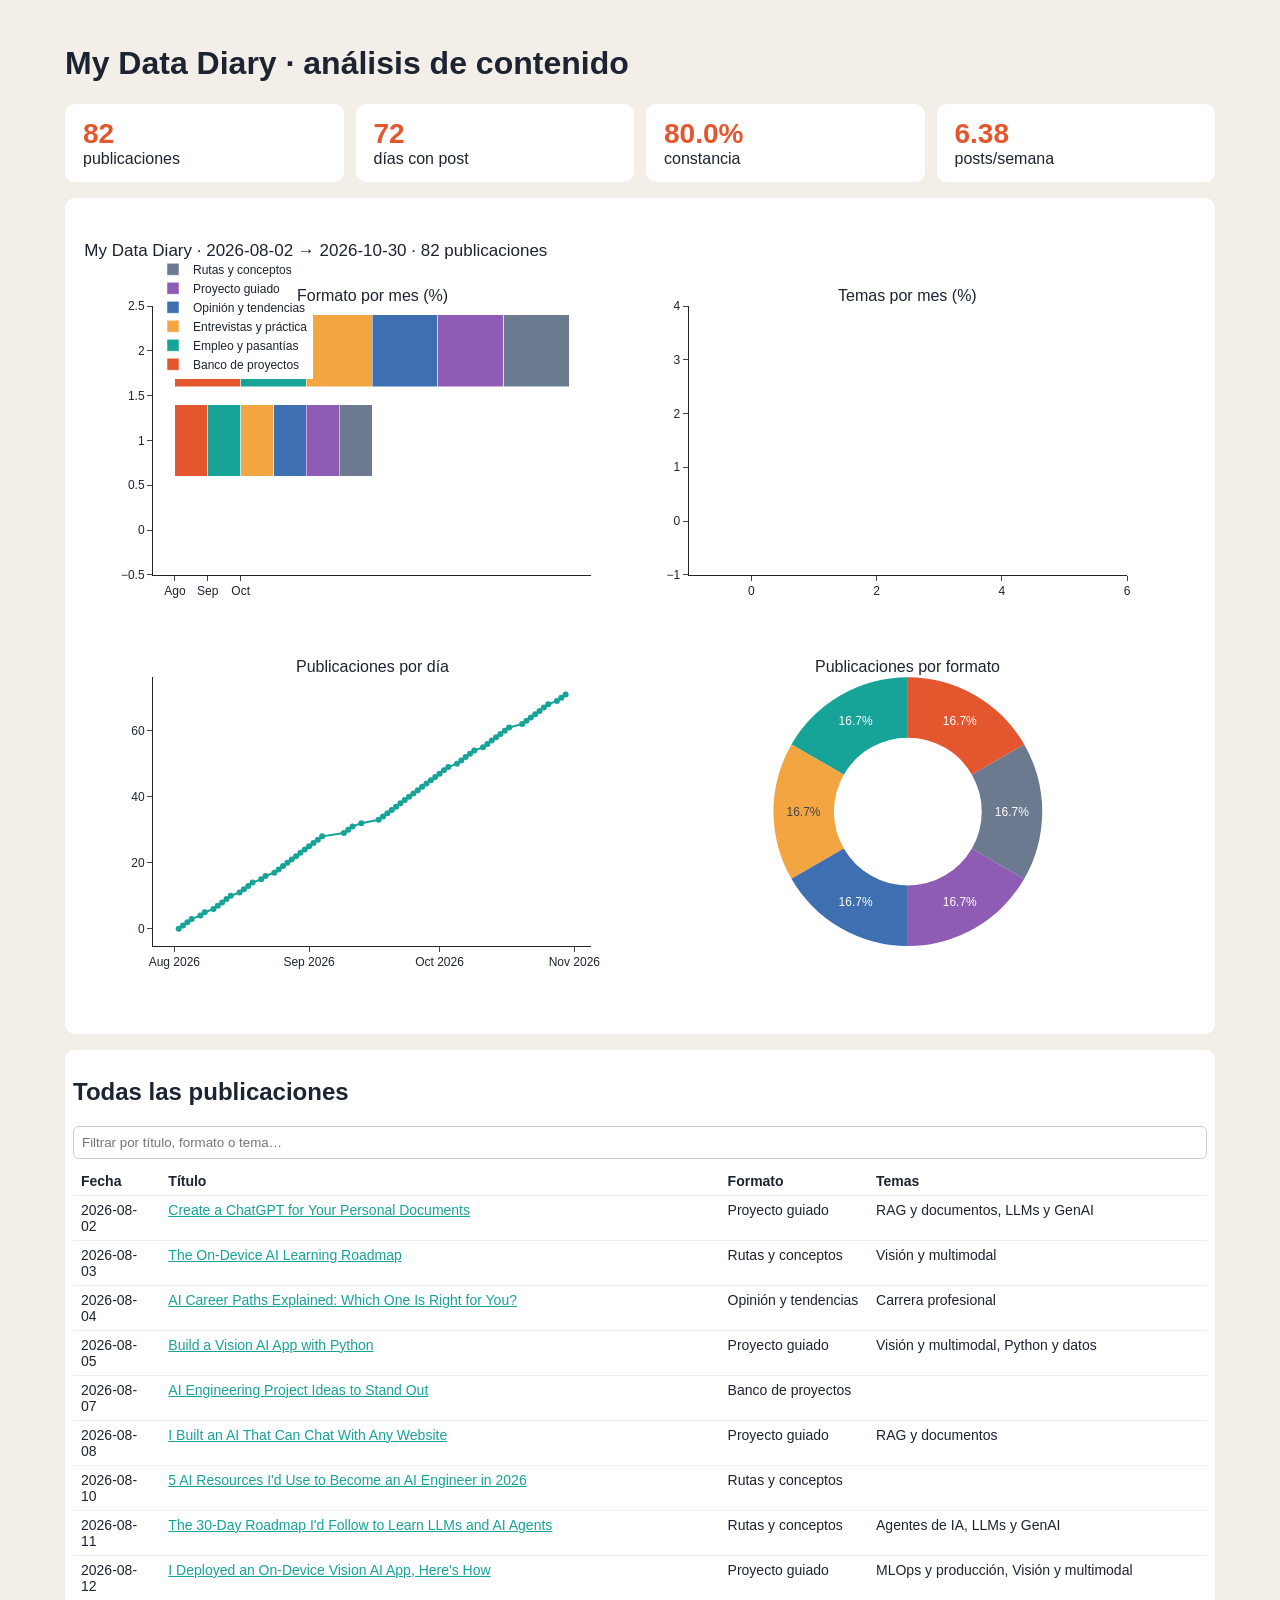
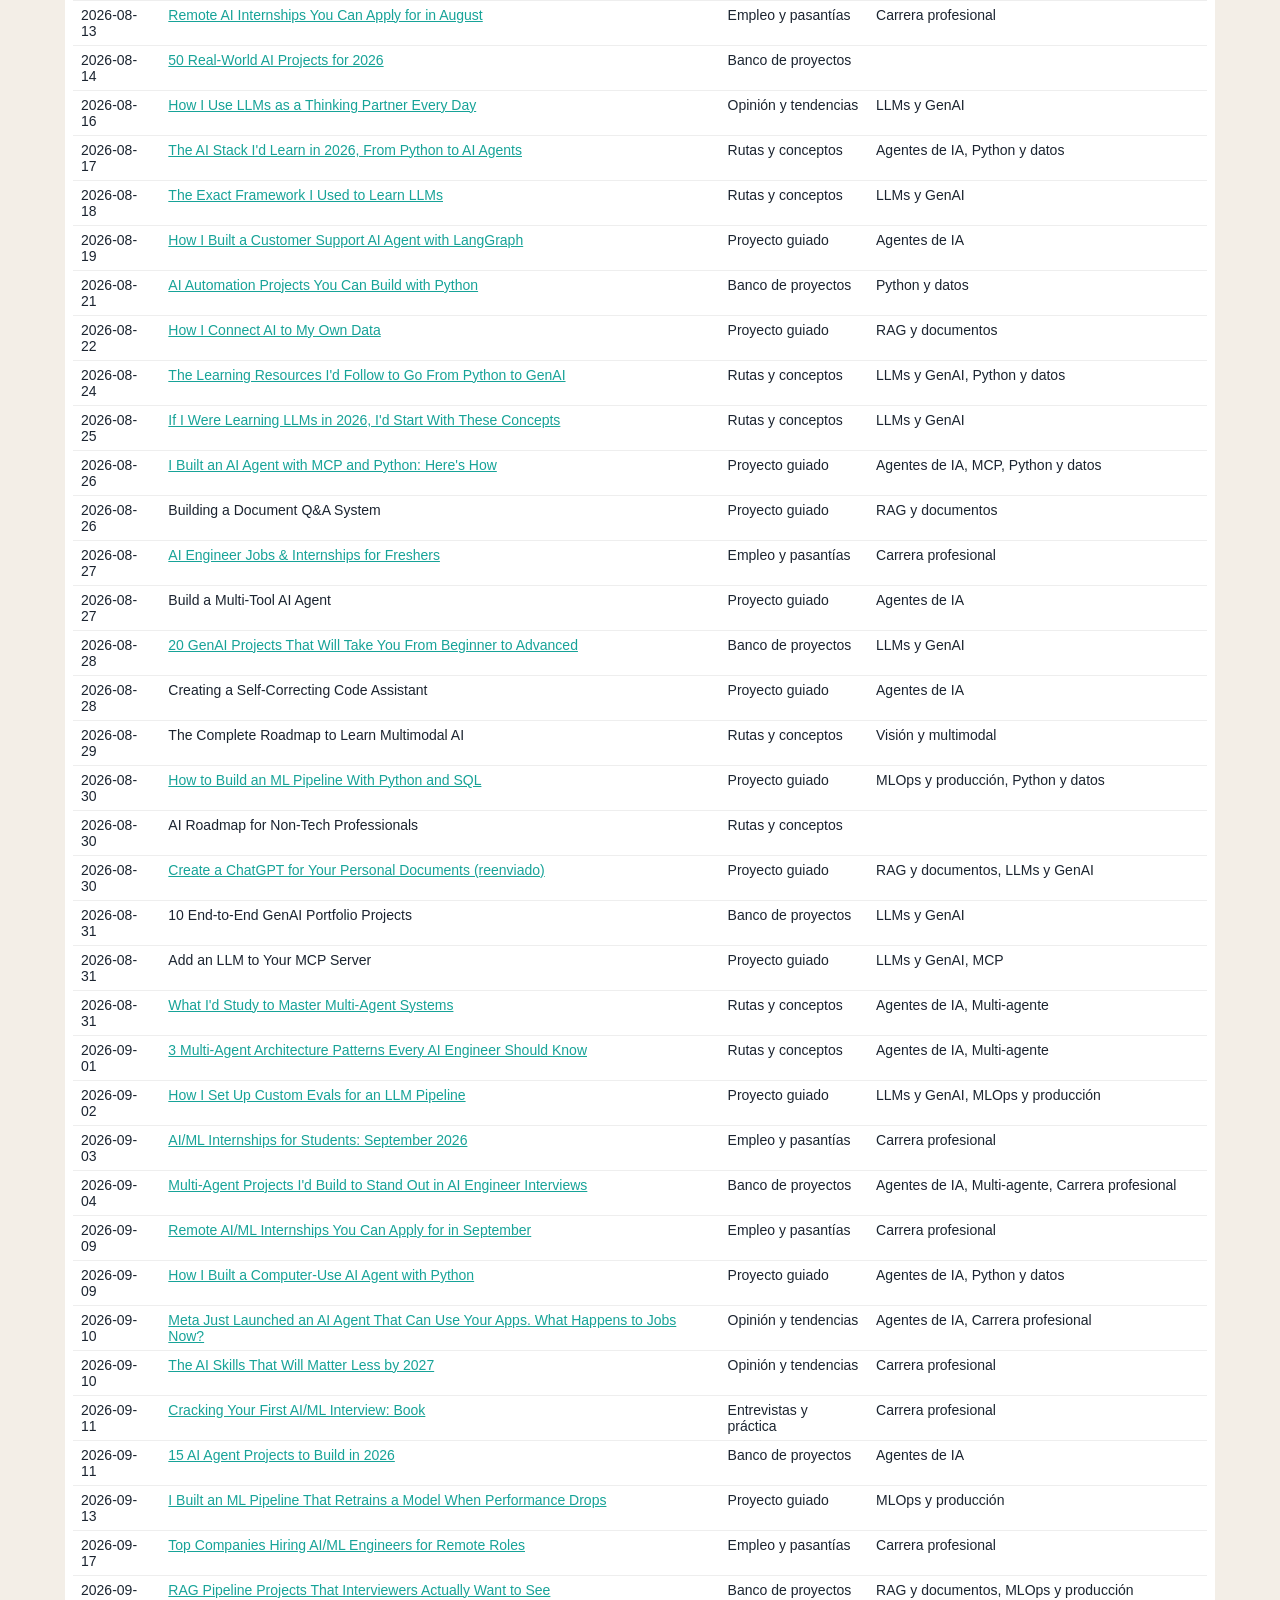
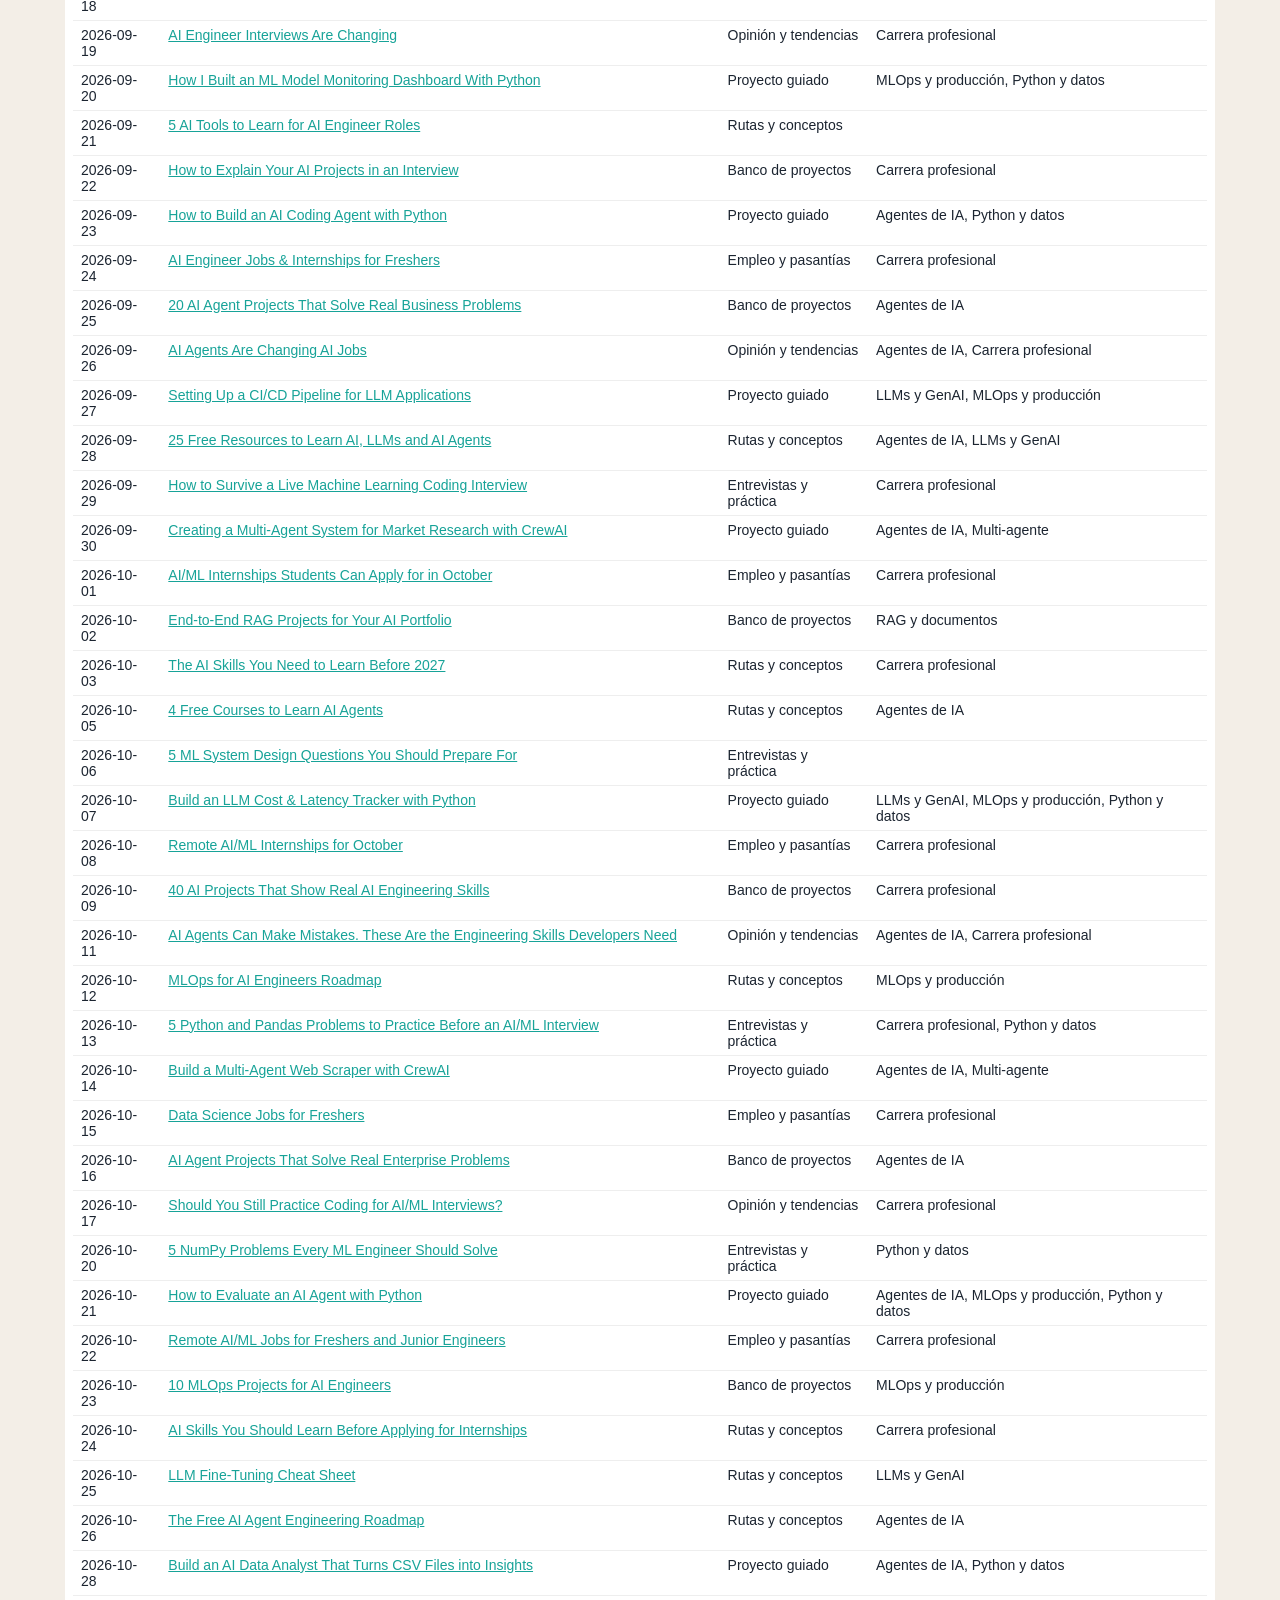
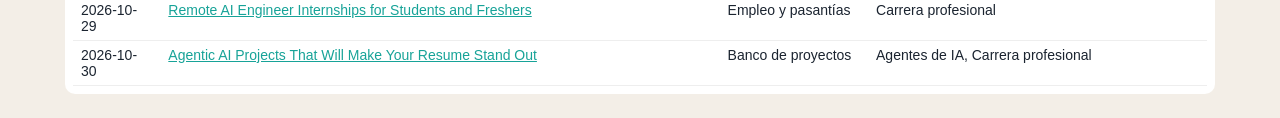
<file: dashboards/my-data-diary.html>
<!doctype html><html lang="es"><head><meta charset="utf-8">
<meta name="viewport" content="width=device-width,initial-scale=1"><title>My Data Diary · Dashboard</title>
<style>body{font-family:Inter,Arial,sans-serif;color:#1B2430;margin:0;background:#F3EEE7}
main{max-width:1150px;margin:auto;padding:24px 16px}.ks{display:flex;gap:12px;flex-wrap:wrap}
.k{background:#fff;border-radius:10px;padding:14px 18px;flex:1;min-width:140px}.k b{font-size:28px;display:block;color:#E4572E}
.card{background:#fff;border-radius:10px;padding:8px;margin-top:16px;overflow-x:auto}table{border-collapse:collapse;width:100%;font-size:14px}
td,th{padding:6px 8px;border-bottom:1px solid #eee;text-align:left;vertical-align:top}a{color:#17A398}
input{padding:8px;width:100%;box-sizing:border-box;border:1px solid #ccc;border-radius:6px;margin-bottom:8px}</style>
<script src="https://cdn.plot.ly/plotly-2.35.2.min.js"></script></head><body><main>
<h1>My Data Diary · análisis de contenido</h1><div class="ks"><div class="k"><b>82</b><span>publicaciones</span></div><div class="k"><b>72</b><span>días con post</span></div><div class="k"><b>80.0%</b><span>constancia</span></div><div class="k"><b>6.38</b><span>posts/semana</span></div></div>
<div class="card"><div style="height:820px; width:100%;">                            <div id="5f52b203-8959-4c67-ad2d-627bc8a72053" class="plotly-graph-div" style="height:100%; width:100%;"></div>            <script>                window.PLOTLYENV=window.PLOTLYENV || {};                                if (document.getElementById("5f52b203-8959-4c67-ad2d-627bc8a72053")) {                    Plotly.newPlot(                        "5f52b203-8959-4c67-ad2d-627bc8a72053",                        [{"legendgroup":"f","marker":{"color":"#E4572E"},"name":"Banco de proyectos","x":["Ago","Sep","Oct"],"y":{"dtype":"f8","bdata":"MzMzMzMzL0AAAAAAAAA0QAAAAAAAADRA"},"type":"bar","xaxis":"x","yaxis":"y"},{"legendgroup":"f","marker":{"color":"#17A398"},"name":"Empleo y pasant\u00edas","x":["Ago","Sep","Oct"],"y":{"dtype":"f8","bdata":"zczMzMzMGEAAAAAAAAAwQAAAAAAAADRA"},"type":"bar","xaxis":"x","yaxis":"y"},{"legendgroup":"f","marker":{"color":"#F2A541"},"name":"Entrevistas y pr\u00e1ctica","x":["Ago","Sep","Oct"],"y":{"dtype":"f8","bdata":"AAAAAAAAAAAAAAAAAAAgQAAAAAAAAChA"},"type":"bar","xaxis":"x","yaxis":"y"},{"legendgroup":"f","marker":{"color":"#3E6FB0"},"name":"Opini\u00f3n y tendencias","x":["Ago","Sep","Oct"],"y":{"dtype":"f8","bdata":"zczMzMzMGEAAAAAAAAAwQAAAAAAAACBA"},"type":"bar","xaxis":"x","yaxis":"y"},{"legendgroup":"f","marker":{"color":"#8E5BB5"},"name":"Proyecto guiado","x":["Ago","Sep","Oct"],"y":{"dtype":"f8","bdata":"zczMzMxMREAAAAAAAAA8QAAAAAAAADBA"},"type":"bar","xaxis":"x","yaxis":"y"},{"legendgroup":"f","marker":{"color":"#6B7A8F"},"name":"Rutas y conceptos","x":["Ago","Sep","Oct"],"y":{"dtype":"f8","bdata":"MzMzMzMzP0AAAAAAAAAoQAAAAAAAADhA"},"type":"bar","xaxis":"x","yaxis":"y"},{"colorscale":[[0.0,"rgb(255,255,204)"],[0.125,"rgb(255,237,160)"],[0.25,"rgb(254,217,118)"],[0.375,"rgb(254,178,76)"],[0.5,"rgb(253,141,60)"],[0.625,"rgb(252,78,42)"],[0.75,"rgb(227,26,28)"],[0.875,"rgb(189,0,38)"],[1.0,"rgb(128,0,38)"]],"hovertemplate":"%{y} \u00b7 %{x}: %{z:.0f}%\u003cextra\u003e\u003c\u002fextra\u003e","showscale":false,"x":["Ago","Sep","Oct"],"y":["Agentes de IA","Carrera profesional","LLMs y GenAI","MCP","MLOps y producci\u00f3n","Multi-agente","Python y datos","RAG y documentos","Visi\u00f3n y multimodal"],"z":{"dtype":"f8","bdata":"[base64]","shape":"9, 3"},"type":"heatmap","xaxis":"x2","yaxis":"y2"},{"hovertemplate":"%{x|%d %b}\u003cbr\u003e%{text}\u003cextra\u003e\u003c\u002fextra\u003e","line":{"color":"#17A398"},"mode":"markers+lines","showlegend":false,"text":["Create a ChatGPT for Your Personal Documents","The On-Device AI Learning Roadmap","AI Career Paths Explained: Which One Is Right for You?","Build a Vision AI App with Python","AI Engineering Project Ideas to Stand Out","I Built an AI That Can Chat With Any Website","5 AI Resources I'd Use to Become an AI Engineer in 2026","The 30-Day Roadmap I'd Follow to Learn LLMs and AI Agents","I Deployed an On-Device Vision AI App, Here's How","Remote AI Internships You Can Apply for in August","50 Real-World AI Projects for 2026","How I Use LLMs as a Thinking Partner Every Day","The AI Stack I'd Learn in 2026, From Python to AI Agents","The Exact Framework I Used to Learn LLMs","How I Built a Customer Support AI Agent with LangGraph","AI Automation Projects You Can Build with Python","How I Connect AI to My Own Data","The Learning Resources I'd Follow to Go From Python to GenAI","If I Were Learning LLMs in 2026, I'd Start With These Concepts","I Built an AI Agent with MCP and Python: Here's How\u003cbr\u003eBuilding a Document Q&A System","AI Engineer Jobs & Internships for Freshers\u003cbr\u003eBuild a Multi-Tool AI Agent","20 GenAI Projects That Will Take You From Beginner to Advanced\u003cbr\u003eCreating a Self-Correcting Code Assistant","The Complete Roadmap to Learn Multimodal AI","How to Build an ML Pipeline With Python and SQL\u003cbr\u003eAI Roadmap for Non-Tech Professionals\u003cbr\u003eCreate a ChatGPT for Your Personal Documents (reenviado)","10 End-to-End GenAI Portfolio Projects\u003cbr\u003eAdd an LLM to Your MCP Server\u003cbr\u003eWhat I'd Study to Master Multi-Agent Systems","3 Multi-Agent Architecture Patterns Every AI Engineer Should Know","How I Set Up Custom Evals for an LLM Pipeline","AI\u002fML Internships for Students: September 2026","Multi-Agent Projects I'd Build to Stand Out in AI Engineer Interviews","Remote AI\u002fML Internships You Can Apply for in September\u003cbr\u003eHow I Built a Computer-Use AI Agent with Python","Meta Just Launched an AI Agent That Can Use Your Apps. What Happens to Jobs Now?\u003cbr\u003eThe AI Skills That Will Matter Less by 2027","Cracking Your First AI\u002fML Interview: Book\u003cbr\u003e15 AI Agent Projects to Build in 2026","I Built an ML Pipeline That Retrains a Model When Performance Drops","Top Companies Hiring AI\u002fML Engineers for Remote Roles","RAG Pipeline Projects That Interviewers Actually Want to See","AI Engineer Interviews Are Changing","How I Built an ML Model Monitoring Dashboard With Python","5 AI Tools to Learn for AI Engineer Roles","How to Explain Your AI Projects in an Interview","How to Build an AI Coding Agent with Python","AI Engineer Jobs & Internships for Freshers","20 AI Agent Projects That Solve Real Business Problems","AI Agents Are Changing AI Jobs","Setting Up a CI\u002fCD Pipeline for LLM Applications","25 Free Resources to Learn AI, LLMs and AI Agents","How to Survive a Live Machine Learning Coding Interview","Creating a Multi-Agent System for Market Research with CrewAI","AI\u002fML Internships Students Can Apply for in October","End-to-End RAG Projects for Your AI Portfolio","The AI Skills You Need to Learn Before 2027","4 Free Courses to Learn AI Agents","5 ML System Design Questions You Should Prepare For","Build an LLM Cost & Latency Tracker with Python","Remote AI\u002fML Internships for October","40 AI Projects That Show Real AI Engineering Skills","AI Agents Can Make Mistakes. These Are the Engineering Skills Developers Need","MLOps for AI Engineers Roadmap","5 Python and Pandas Problems to Practice Before an AI\u002fML Interview","Build a Multi-Agent Web Scraper with CrewAI","Data Science Jobs for Freshers","AI Agent Projects That Solve Real Enterprise Problems","Should You Still Practice Coding for AI\u002fML Interviews?","5 NumPy Problems Every ML Engineer Should Solve","How to Evaluate an AI Agent with Python","Remote AI\u002fML Jobs for Freshers and Junior Engineers","10 MLOps Projects for AI Engineers","AI Skills You Should Learn Before Applying for Internships","LLM Fine-Tuning Cheat Sheet","The Free AI Agent Engineering Roadmap","Build an AI Data Analyst That Turns CSV Files into Insights","Remote AI Engineer Internships for Students and Freshers","Agentic AI Projects That Will Make Your Resume Stand Out"],"x":["2026-08-02T00:00:00.000000","2026-08-03T00:00:00.000000","2026-08-04T00:00:00.000000","2026-08-05T00:00:00.000000","2026-08-07T00:00:00.000000","2026-08-08T00:00:00.000000","2026-08-10T00:00:00.000000","2026-08-11T00:00:00.000000","2026-08-12T00:00:00.000000","2026-08-13T00:00:00.000000","2026-08-14T00:00:00.000000","2026-08-16T00:00:00.000000","2026-08-17T00:00:00.000000","2026-08-18T00:00:00.000000","2026-08-19T00:00:00.000000","2026-08-21T00:00:00.000000","2026-08-22T00:00:00.000000","2026-08-24T00:00:00.000000","2026-08-25T00:00:00.000000","2026-08-26T00:00:00.000000","2026-08-27T00:00:00.000000","2026-08-28T00:00:00.000000","2026-08-29T00:00:00.000000","2026-08-30T00:00:00.000000","2026-08-31T00:00:00.000000","2026-09-01T00:00:00.000000","2026-09-02T00:00:00.000000","2026-09-03T00:00:00.000000","2026-09-04T00:00:00.000000","2026-09-09T00:00:00.000000","2026-09-10T00:00:00.000000","2026-09-11T00:00:00.000000","2026-09-13T00:00:00.000000","2026-09-17T00:00:00.000000","2026-09-18T00:00:00.000000","2026-09-19T00:00:00.000000","2026-09-20T00:00:00.000000","2026-09-21T00:00:00.000000","2026-09-22T00:00:00.000000","2026-09-23T00:00:00.000000","2026-09-24T00:00:00.000000","2026-09-25T00:00:00.000000","2026-09-26T00:00:00.000000","2026-09-27T00:00:00.000000","2026-09-28T00:00:00.000000","2026-09-29T00:00:00.000000","2026-09-30T00:00:00.000000","2026-10-01T00:00:00.000000","2026-10-02T00:00:00.000000","2026-10-03T00:00:00.000000","2026-10-05T00:00:00.000000","2026-10-06T00:00:00.000000","2026-10-07T00:00:00.000000","2026-10-08T00:00:00.000000","2026-10-09T00:00:00.000000","2026-10-11T00:00:00.000000","2026-10-12T00:00:00.000000","2026-10-13T00:00:00.000000","2026-10-14T00:00:00.000000","2026-10-15T00:00:00.000000","2026-10-16T00:00:00.000000","2026-10-17T00:00:00.000000","2026-10-20T00:00:00.000000","2026-10-21T00:00:00.000000","2026-10-22T00:00:00.000000","2026-10-23T00:00:00.000000","2026-10-24T00:00:00.000000","2026-10-25T00:00:00.000000","2026-10-26T00:00:00.000000","2026-10-28T00:00:00.000000","2026-10-29T00:00:00.000000","2026-10-30T00:00:00.000000"],"y":{"dtype":"i1","bdata":"AQEBAQEBAQEBAQEBAQEBAQEBAQICAgEDAwEBAQECAgIBAQEBAQEBAQEBAQEBAQEBAQEBAQEBAQEBAQEBAQEBAQEBAQEBAQEB"},"type":"scatter","xaxis":"x3","yaxis":"y3"},{"hole":0.55,"labels":["Proyecto guiado","Rutas y conceptos","Banco de proyectos","Empleo y pasant\u00edas","Opini\u00f3n y tendencias","Entrevistas y pr\u00e1ctica"],"marker":{"colors":["#E4572E","#17A398","#F2A541","#3E6FB0","#8E5BB5","#6B7A8F"]},"showlegend":false,"textinfo":"percent","values":{"dtype":"i1","bdata":"GBMPCwgF"},"type":"pie","domain":{"x":[0.55,1.0],"y":[0.0,0.42]}}],                        {"template":{"data":{"barpolar":[{"marker":{"line":{"color":"white","width":0.5},"pattern":{"fillmode":"overlay","size":10,"solidity":0.2}},"type":"barpolar"}],"bar":[{"error_x":{"color":"rgb(36,36,36)"},"error_y":{"color":"rgb(36,36,36)"},"marker":{"line":{"color":"white","width":0.5},"pattern":{"fillmode":"overlay","size":10,"solidity":0.2}},"type":"bar"}],"carpet":[{"aaxis":{"endlinecolor":"rgb(36,36,36)","gridcolor":"white","linecolor":"white","minorgridcolor":"white","startlinecolor":"rgb(36,36,36)"},"baxis":{"endlinecolor":"rgb(36,36,36)","gridcolor":"white","linecolor":"white","minorgridcolor":"white","startlinecolor":"rgb(36,36,36)"},"type":"carpet"}],"choropleth":[{"colorbar":{"outlinewidth":1,"tickcolor":"rgb(36,36,36)","ticks":"outside"},"type":"choropleth"}],"contourcarpet":[{"colorbar":{"outlinewidth":1,"tickcolor":"rgb(36,36,36)","ticks":"outside"},"type":"contourcarpet"}],"contour":[{"colorbar":{"outlinewidth":1,"tickcolor":"rgb(36,36,36)","ticks":"outside"},"colorscale":[[0.0,"#440154"],[0.1111111111111111,"#482878"],[0.2222222222222222,"#3e4989"],[0.3333333333333333,"#31688e"],[0.4444444444444444,"#26828e"],[0.5555555555555556,"#1f9e89"],[0.6666666666666666,"#35b779"],[0.7777777777777778,"#6ece58"],[0.8888888888888888,"#b5de2b"],[1.0,"#fde725"]],"type":"contour"}],"heatmap":[{"colorbar":{"outlinewidth":1,"tickcolor":"rgb(36,36,36)","ticks":"outside"},"colorscale":[[0.0,"#440154"],[0.1111111111111111,"#482878"],[0.2222222222222222,"#3e4989"],[0.3333333333333333,"#31688e"],[0.4444444444444444,"#26828e"],[0.5555555555555556,"#1f9e89"],[0.6666666666666666,"#35b779"],[0.7777777777777778,"#6ece58"],[0.8888888888888888,"#b5de2b"],[1.0,"#fde725"]],"type":"heatmap"}],"histogram2dcontour":[{"colorbar":{"outlinewidth":1,"tickcolor":"rgb(36,36,36)","ticks":"outside"},"colorscale":[[0.0,"#440154"],[0.1111111111111111,"#482878"],[0.2222222222222222,"#3e4989"],[0.3333333333333333,"#31688e"],[0.4444444444444444,"#26828e"],[0.5555555555555556,"#1f9e89"],[0.6666666666666666,"#35b779"],[0.7777777777777778,"#6ece58"],[0.8888888888888888,"#b5de2b"],[1.0,"#fde725"]],"type":"histogram2dcontour"}],"histogram2d":[{"colorbar":{"outlinewidth":1,"tickcolor":"rgb(36,36,36)","ticks":"outside"},"colorscale":[[0.0,"#440154"],[0.1111111111111111,"#482878"],[0.2222222222222222,"#3e4989"],[0.3333333333333333,"#31688e"],[0.4444444444444444,"#26828e"],[0.5555555555555556,"#1f9e89"],[0.6666666666666666,"#35b779"],[0.7777777777777778,"#6ece58"],[0.8888888888888888,"#b5de2b"],[1.0,"#fde725"]],"type":"histogram2d"}],"histogram":[{"marker":{"line":{"color":"white","width":0.6}},"type":"histogram"}],"mesh3d":[{"colorbar":{"outlinewidth":1,"tickcolor":"rgb(36,36,36)","ticks":"outside"},"type":"mesh3d"}],"parcoords":[{"line":{"colorbar":{"outlinewidth":1,"tickcolor":"rgb(36,36,36)","ticks":"outside"}},"type":"parcoords"}],"pie":[{"automargin":true,"type":"pie"}],"scatter3d":[{"line":{"colorbar":{"outlinewidth":1,"tickcolor":"rgb(36,36,36)","ticks":"outside"}},"marker":{"colorbar":{"outlinewidth":1,"tickcolor":"rgb(36,36,36)","ticks":"outside"}},"type":"scatter3d"}],"scattercarpet":[{"marker":{"colorbar":{"outlinewidth":1,"tickcolor":"rgb(36,36,36)","ticks":"outside"}},"type":"scattercarpet"}],"scattergeo":[{"marker":{"colorbar":{"outlinewidth":1,"tickcolor":"rgb(36,36,36)","ticks":"outside"}},"type":"scattergeo"}],"scattergl":[{"marker":{"colorbar":{"outlinewidth":1,"tickcolor":"rgb(36,36,36)","ticks":"outside"}},"type":"scattergl"}],"scattermap":[{"marker":{"colorbar":{"outlinewidth":1,"tickcolor":"rgb(36,36,36)","ticks":"outside"}},"type":"scattermap"}],"scatterpolargl":[{"marker":{"colorbar":{"outlinewidth":1,"tickcolor":"rgb(36,36,36)","ticks":"outside"}},"type":"scatterpolargl"}],"scatterpolar":[{"marker":{"colorbar":{"outlinewidth":1,"tickcolor":"rgb(36,36,36)","ticks":"outside"}},"type":"scatterpolar"}],"scatter":[{"fillpattern":{"fillmode":"overlay","size":10,"solidity":0.2},"type":"scatter"}],"scatterternary":[{"marker":{"colorbar":{"outlinewidth":1,"tickcolor":"rgb(36,36,36)","ticks":"outside"}},"type":"scatterternary"}],"surface":[{"colorbar":{"outlinewidth":1,"tickcolor":"rgb(36,36,36)","ticks":"outside"},"colorscale":[[0.0,"#440154"],[0.1111111111111111,"#482878"],[0.2222222222222222,"#3e4989"],[0.3333333333333333,"#31688e"],[0.4444444444444444,"#26828e"],[0.5555555555555556,"#1f9e89"],[0.6666666666666666,"#35b779"],[0.7777777777777778,"#6ece58"],[0.8888888888888888,"#b5de2b"],[1.0,"#fde725"]],"type":"surface"}],"table":[{"cells":{"fill":{"color":"rgb(237,237,237)"},"line":{"color":"white"}},"header":{"fill":{"color":"rgb(217,217,217)"},"line":{"color":"white"}},"type":"table"}]},"layout":{"annotationdefaults":{"arrowhead":0,"arrowwidth":1},"autotypenumbers":"strict","coloraxis":{"colorbar":{"outlinewidth":1,"tickcolor":"rgb(36,36,36)","ticks":"outside"}},"colorscale":{"diverging":[[0.0,"rgb(103,0,31)"],[0.1,"rgb(178,24,43)"],[0.2,"rgb(214,96,77)"],[0.3,"rgb(244,165,130)"],[0.4,"rgb(253,219,199)"],[0.5,"rgb(247,247,247)"],[0.6,"rgb(209,229,240)"],[0.7,"rgb(146,197,222)"],[0.8,"rgb(67,147,195)"],[0.9,"rgb(33,102,172)"],[1.0,"rgb(5,48,97)"]],"sequential":[[0.0,"#440154"],[0.1111111111111111,"#482878"],[0.2222222222222222,"#3e4989"],[0.3333333333333333,"#31688e"],[0.4444444444444444,"#26828e"],[0.5555555555555556,"#1f9e89"],[0.6666666666666666,"#35b779"],[0.7777777777777778,"#6ece58"],[0.8888888888888888,"#b5de2b"],[1.0,"#fde725"]],"sequentialminus":[[0.0,"#440154"],[0.1111111111111111,"#482878"],[0.2222222222222222,"#3e4989"],[0.3333333333333333,"#31688e"],[0.4444444444444444,"#26828e"],[0.5555555555555556,"#1f9e89"],[0.6666666666666666,"#35b779"],[0.7777777777777778,"#6ece58"],[0.8888888888888888,"#b5de2b"],[1.0,"#fde725"]]},"colorway":["#1F77B4","#FF7F0E","#2CA02C","#D62728","#9467BD","#8C564B","#E377C2","#7F7F7F","#BCBD22","#17BECF"],"font":{"color":"rgb(36,36,36)"},"geo":{"bgcolor":"white","lakecolor":"white","landcolor":"white","showlakes":true,"showland":true,"subunitcolor":"white"},"hoverlabel":{"align":"left"},"hovermode":"closest","paper_bgcolor":"white","plot_bgcolor":"white","polar":{"angularaxis":{"gridcolor":"rgb(232,232,232)","linecolor":"rgb(36,36,36)","showgrid":false,"showline":true,"ticks":"outside"},"bgcolor":"white","radialaxis":{"gridcolor":"rgb(232,232,232)","linecolor":"rgb(36,36,36)","showgrid":false,"showline":true,"ticks":"outside"}},"scene":{"xaxis":{"backgroundcolor":"white","gridcolor":"rgb(232,232,232)","gridwidth":2,"linecolor":"rgb(36,36,36)","showbackground":true,"showgrid":false,"showline":true,"ticks":"outside","zeroline":false,"zerolinecolor":"rgb(36,36,36)"},"yaxis":{"backgroundcolor":"white","gridcolor":"rgb(232,232,232)","gridwidth":2,"linecolor":"rgb(36,36,36)","showbackground":true,"showgrid":false,"showline":true,"ticks":"outside","zeroline":false,"zerolinecolor":"rgb(36,36,36)"},"zaxis":{"backgroundcolor":"white","gridcolor":"rgb(232,232,232)","gridwidth":2,"linecolor":"rgb(36,36,36)","showbackground":true,"showgrid":false,"showline":true,"ticks":"outside","zeroline":false,"zerolinecolor":"rgb(36,36,36)"}},"shapedefaults":{"fillcolor":"black","line":{"width":0},"opacity":0.3},"ternary":{"aaxis":{"gridcolor":"rgb(232,232,232)","linecolor":"rgb(36,36,36)","showgrid":false,"showline":true,"ticks":"outside"},"baxis":{"gridcolor":"rgb(232,232,232)","linecolor":"rgb(36,36,36)","showgrid":false,"showline":true,"ticks":"outside"},"bgcolor":"white","caxis":{"gridcolor":"rgb(232,232,232)","linecolor":"rgb(36,36,36)","showgrid":false,"showline":true,"ticks":"outside"}},"title":{"x":0.05},"xaxis":{"automargin":true,"gridcolor":"rgb(232,232,232)","linecolor":"rgb(36,36,36)","showgrid":false,"showline":true,"ticks":"outside","title":{"standoff":15},"zeroline":false,"zerolinecolor":"rgb(36,36,36)"},"yaxis":{"automargin":true,"gridcolor":"rgb(232,232,232)","linecolor":"rgb(36,36,36)","showgrid":false,"showline":true,"ticks":"outside","title":{"standoff":15},"zeroline":false,"zerolinecolor":"rgb(36,36,36)"}}},"xaxis":{"anchor":"y","domain":[0.0,0.45]},"yaxis":{"anchor":"x","domain":[0.58,1.0]},"xaxis2":{"anchor":"y2","domain":[0.55,1.0]},"yaxis2":{"anchor":"x2","domain":[0.58,1.0]},"xaxis3":{"anchor":"y3","domain":[0.0,0.45]},"yaxis3":{"anchor":"x3","domain":[0.0,0.42]},"annotations":[{"font":{"size":16},"showarrow":false,"text":"Formato por mes (%)","x":0.225,"xanchor":"center","xref":"paper","y":1.0,"yanchor":"bottom","yref":"paper"},{"font":{"size":16},"showarrow":false,"text":"Temas por mes (%)","x":0.775,"xanchor":"center","xref":"paper","y":1.0,"yanchor":"bottom","yref":"paper"},{"font":{"size":16},"showarrow":false,"text":"Publicaciones por d\u00eda","x":0.225,"xanchor":"center","xref":"paper","y":0.42,"yanchor":"bottom","yref":"paper"},{"font":{"size":16},"showarrow":false,"text":"Publicaciones por formato","x":0.775,"xanchor":"center","xref":"paper","y":0.42,"yanchor":"bottom","yref":"paper"}],"title":{"text":"My Data Diary \u00b7 2026-08-02 \u2192 2026-10-30 \u00b7 82 publicaciones","x":0.01},"font":{"family":"Inter, Arial","color":"#1B2430"},"legend":{"orientation":"h","y":1.08},"barmode":"stack","height":820},                        {"responsive": true}                    )                };            </script>        </div></div>
<div class="card"><h2>Todas las publicaciones</h2><input id="q" placeholder="Filtrar por título, formato o tema…">
<table id="t"><thead><tr><th>Fecha</th><th>Título</th><th>Formato</th><th>Temas</th></tr></thead><tbody><tr><td>2026-08-02</td><td><a href="https://amanxai.com/2026/08/02/create-a-chatgpt-for-your-personal-documents/" target="_blank">Create a ChatGPT for Your Personal Documents</a></td><td>Proyecto guiado</td><td>RAG y documentos, LLMs y GenAI</td></tr><tr><td>2026-08-03</td><td><a href="https://amanxai.com/2026/08/03/the-on-device-ai-learning-roadmap/" target="_blank">The On-Device AI Learning Roadmap</a></td><td>Rutas y conceptos</td><td>Visión y multimodal</td></tr><tr><td>2026-08-04</td><td><a href="https://amanxai.com/2026/08/04/ai-career-paths-explained-which-one-is-right-for-you/" target="_blank">AI Career Paths Explained: Which One Is Right for You?</a></td><td>Opinión y tendencias</td><td>Carrera profesional</td></tr><tr><td>2026-08-05</td><td><a href="https://amanxai.com/2026/08/05/build-a-vision-ai-app-with-python/" target="_blank">Build a Vision AI App with Python</a></td><td>Proyecto guiado</td><td>Visión y multimodal, Python y datos</td></tr><tr><td>2026-08-07</td><td><a href="https://amanxai.com/2026/08/07/ai-engineering-project-ideas-to-stand-out/" target="_blank">AI Engineering Project Ideas to Stand Out</a></td><td>Banco de proyectos</td><td></td></tr><tr><td>2026-08-08</td><td><a href="https://amanxai.com/2026/08/08/turning-any-website-into-an-ai-chatbot/" target="_blank">I Built an AI That Can Chat With Any Website</a></td><td>Proyecto guiado</td><td>RAG y documentos</td></tr><tr><td>2026-08-10</td><td><a href="https://amanxai.com/2026/08/10/5-ai-resources-id-use-to-become-an-ai-engineer-in-2026/" target="_blank">5 AI Resources I'd Use to Become an AI Engineer in 2026</a></td><td>Rutas y conceptos</td><td></td></tr><tr><td>2026-08-11</td><td><a href="https://amanxai.com/2026/08/11/the-30-day-roadmap-id-follow-to-learn-llms-and-ai-agents/" target="_blank">The 30-Day Roadmap I'd Follow to Learn LLMs and AI Agents</a></td><td>Rutas y conceptos</td><td>Agentes de IA, LLMs y GenAI</td></tr><tr><td>2026-08-12</td><td><a href="https://amanxai.com/2026/08/12/i-deployed-an-on-device-vision-ai-app-heres-how/" target="_blank">I Deployed an On-Device Vision AI App, Here's How</a></td><td>Proyecto guiado</td><td>MLOps y producción, Visión y multimodal</td></tr><tr><td>2026-08-13</td><td><a href="https://amanxai.com/2026/08/13/remote-ai-internships-you-can-apply-for-in-august/" target="_blank">Remote AI Internships You Can Apply for in August</a></td><td>Empleo y pasantías</td><td>Carrera profesional</td></tr><tr><td>2026-08-14</td><td><a href="https://amanxai.com/2026/08/14/50-real-world-ai-projects-for-2026/" target="_blank">50 Real-World AI Projects for 2026</a></td><td>Banco de proyectos</td><td></td></tr><tr><td>2026-08-16</td><td><a href="https://amanxai.com/2026/08/16/how-i-use-llms-as-a-thinking-partner-every-day/" target="_blank">How I Use LLMs as a Thinking Partner Every Day</a></td><td>Opinión y tendencias</td><td>LLMs y GenAI</td></tr><tr><td>2026-08-17</td><td><a href="https://amanxai.com/2026/08/17/the-ai-stack-id-learn-in-2026-from-python-to-ai-agents/" target="_blank">The AI Stack I'd Learn in 2026, From Python to AI Agents</a></td><td>Rutas y conceptos</td><td>Agentes de IA, Python y datos</td></tr><tr><td>2026-08-18</td><td><a href="https://amanxai.com/2026/08/18/the-exact-framework-i-used-to-learn-llms/" target="_blank">The Exact Framework I Used to Learn LLMs</a></td><td>Rutas y conceptos</td><td>LLMs y GenAI</td></tr><tr><td>2026-08-19</td><td><a href="https://amanxai.com/2026/08/19/how-i-built-a-customer-support-ai-agent-with-langgraph/" target="_blank">How I Built a Customer Support AI Agent with LangGraph</a></td><td>Proyecto guiado</td><td>Agentes de IA</td></tr><tr><td>2026-08-21</td><td><a href="https://amanxai.com/2026/08/21/ai-automation-projects-you-can-build-with-python/" target="_blank">AI Automation Projects You Can Build with Python</a></td><td>Banco de proyectos</td><td>Python y datos</td></tr><tr><td>2026-08-22</td><td><a href="https://amanxai.com/2026/08/22/how-i-connect-ai-to-my-own-data/" target="_blank">How I Connect AI to My Own Data</a></td><td>Proyecto guiado</td><td>RAG y documentos</td></tr><tr><td>2026-08-24</td><td><a href="https://amanxai.com/2026/08/24/the-learning-resources-id-follow-to-go-from-python-to-genai/" target="_blank">The Learning Resources I'd Follow to Go From Python to GenAI</a></td><td>Rutas y conceptos</td><td>LLMs y GenAI, Python y datos</td></tr><tr><td>2026-08-25</td><td><a href="https://amanxai.com/2026/08/25/if-i-were-learning-llms-in-2026-id-start-with-these-concepts/" target="_blank">If I Were Learning LLMs in 2026, I'd Start With These Concepts</a></td><td>Rutas y conceptos</td><td>LLMs y GenAI</td></tr><tr><td>2026-08-26</td><td><a href="https://amanxai.com/2026/08/26/i-built-an-ai-agent-with-mcp-and-python-heres-how/" target="_blank">I Built an AI Agent with MCP and Python: Here's How</a></td><td>Proyecto guiado</td><td>Agentes de IA, MCP, Python y datos</td></tr><tr><td>2026-08-26</td><td>Building a Document Q&A System</td><td>Proyecto guiado</td><td>RAG y documentos</td></tr><tr><td>2026-08-27</td><td><a href="https://amanxai.com/2026/08/27/ai-engineer-jobs-internships-for-freshers/" target="_blank">AI Engineer Jobs & Internships for Freshers</a></td><td>Empleo y pasantías</td><td>Carrera profesional</td></tr><tr><td>2026-08-27</td><td>Build a Multi-Tool AI Agent</td><td>Proyecto guiado</td><td>Agentes de IA</td></tr><tr><td>2026-08-28</td><td><a href="https://amanxai.com/2026/08/28/20-genai-projects-that-will-take-you-from-beginner-to-advanced/" target="_blank">20 GenAI Projects That Will Take You From Beginner to Advanced</a></td><td>Banco de proyectos</td><td>LLMs y GenAI</td></tr><tr><td>2026-08-28</td><td>Creating a Self-Correcting Code Assistant</td><td>Proyecto guiado</td><td>Agentes de IA</td></tr><tr><td>2026-08-29</td><td>The Complete Roadmap to Learn Multimodal AI</td><td>Rutas y conceptos</td><td>Visión y multimodal</td></tr><tr><td>2026-08-30</td><td><a href="https://amanxai.com/2026/08/30/how-to-build-an-ml-pipeline-with-python-and-sql/" target="_blank">How to Build an ML Pipeline With Python and SQL</a></td><td>Proyecto guiado</td><td>MLOps y producción, Python y datos</td></tr><tr><td>2026-08-30</td><td>AI Roadmap for Non-Tech Professionals</td><td>Rutas y conceptos</td><td></td></tr><tr><td>2026-08-30</td><td><a href="https://amanxai.com/2026/08/02/create-a-chatgpt-for-your-personal-documents/" target="_blank">Create a ChatGPT for Your Personal Documents (reenviado)</a></td><td>Proyecto guiado</td><td>RAG y documentos, LLMs y GenAI</td></tr><tr><td>2026-08-31</td><td>10 End-to-End GenAI Portfolio Projects</td><td>Banco de proyectos</td><td>LLMs y GenAI</td></tr><tr><td>2026-08-31</td><td>Add an LLM to Your MCP Server</td><td>Proyecto guiado</td><td>LLMs y GenAI, MCP</td></tr><tr><td>2026-08-31</td><td><a href="https://amanxai.com/2026/08/31/what-id-study-to-master-multi-agent-systems/" target="_blank">What I'd Study to Master Multi-Agent Systems</a></td><td>Rutas y conceptos</td><td>Agentes de IA, Multi-agente</td></tr><tr><td>2026-09-01</td><td><a href="https://amanxai.com/2026/09/01/3-multi-agent-architecture-patterns-every-ai-engineer-should-know/" target="_blank">3 Multi-Agent Architecture Patterns Every AI Engineer Should Know</a></td><td>Rutas y conceptos</td><td>Agentes de IA, Multi-agente</td></tr><tr><td>2026-09-02</td><td><a href="https://amanxai.com/2026/09/02/how-i-set-up-custom-evals-for-an-llm-pipeline/" target="_blank">How I Set Up Custom Evals for an LLM Pipeline</a></td><td>Proyecto guiado</td><td>LLMs y GenAI, MLOps y producción</td></tr><tr><td>2026-09-03</td><td><a href="https://amanxai.com/2026/09/03/ai-ml-internships-for-students-september-2026/" target="_blank">AI/ML Internships for Students: September 2026</a></td><td>Empleo y pasantías</td><td>Carrera profesional</td></tr><tr><td>2026-09-04</td><td><a href="https://amanxai.com/2026/09/04/multi-agent-projects-id-build-to-stand-out-in-ai-engineer-interviews/" target="_blank">Multi-Agent Projects I'd Build to Stand Out in AI Engineer Interviews</a></td><td>Banco de proyectos</td><td>Agentes de IA, Multi-agente, Carrera profesional</td></tr><tr><td>2026-09-09</td><td><a href="https://amanxai.com/2026/09/09/remote-ai-ml-internships-you-can-apply-for-in-september/" target="_blank">Remote AI/ML Internships You Can Apply for in September</a></td><td>Empleo y pasantías</td><td>Carrera profesional</td></tr><tr><td>2026-09-09</td><td><a href="https://amanxai.com/2026/09/09/how-i-built-a-computer-use-ai-agent-with-python/" target="_blank">How I Built a Computer-Use AI Agent with Python</a></td><td>Proyecto guiado</td><td>Agentes de IA, Python y datos</td></tr><tr><td>2026-09-10</td><td><a href="https://amanxai.com/2026/09/10/meta-just-launched-an-ai-agent-that-can-use-your-apps-what-happens-to-jobs-now/" target="_blank">Meta Just Launched an AI Agent That Can Use Your Apps. What Happens to Jobs Now?</a></td><td>Opinión y tendencias</td><td>Agentes de IA, Carrera profesional</td></tr><tr><td>2026-09-10</td><td><a href="https://amanxai.com/2026/09/10/the-ai-skills-that-will-matter-less-by-2027/" target="_blank">The AI Skills That Will Matter Less by 2027</a></td><td>Opinión y tendencias</td><td>Carrera profesional</td></tr><tr><td>2026-09-11</td><td><a href="https://amanxai.com/2026/09/11/cracking-your-first-ai-ml-interview-book/" target="_blank">Cracking Your First AI/ML Interview: Book</a></td><td>Entrevistas y práctica</td><td>Carrera profesional</td></tr><tr><td>2026-09-11</td><td><a href="https://amanxai.com/2026/09/11/15-ai-agent-projects-to-build-in-2026/" target="_blank">15 AI Agent Projects to Build in 2026</a></td><td>Banco de proyectos</td><td>Agentes de IA</td></tr><tr><td>2026-09-13</td><td><a href="https://amanxai.com/2026/09/13/i-built-an-ml-pipeline-that-retrains-a-model-when-performance-drops/" target="_blank">I Built an ML Pipeline That Retrains a Model When Performance Drops</a></td><td>Proyecto guiado</td><td>MLOps y producción</td></tr><tr><td>2026-09-17</td><td><a href="https://amanxai.com/2026/09/17/top-companies-hiring-ai-ml-engineers-for-remote-roles/" target="_blank">Top Companies Hiring AI/ML Engineers for Remote Roles</a></td><td>Empleo y pasantías</td><td>Carrera profesional</td></tr><tr><td>2026-09-18</td><td><a href="https://amanxai.com/2026/09/18/rag-pipeline-projects-that-interviewers-actually-want-to-see/" target="_blank">RAG Pipeline Projects That Interviewers Actually Want to See</a></td><td>Banco de proyectos</td><td>RAG y documentos, MLOps y producción</td></tr><tr><td>2026-09-19</td><td><a href="https://amanxai.com/2026/09/19/ai-engineer-interviews-are-changing/" target="_blank">AI Engineer Interviews Are Changing</a></td><td>Opinión y tendencias</td><td>Carrera profesional</td></tr><tr><td>2026-09-20</td><td><a href="https://amanxai.com/2026/09/20/how-i-built-an-ml-model-monitoring-dashboard-with-python/" target="_blank">How I Built an ML Model Monitoring Dashboard With Python</a></td><td>Proyecto guiado</td><td>MLOps y producción, Python y datos</td></tr><tr><td>2026-09-21</td><td><a href="https://amanxai.com/2026/09/21/5-ai-tools-to-learn-for-ai-engineer-roles/" target="_blank">5 AI Tools to Learn for AI Engineer Roles</a></td><td>Rutas y conceptos</td><td></td></tr><tr><td>2026-09-22</td><td><a href="https://amanxai.com/2026/09/22/how-to-explain-your-ai-projects-in-an-interview/" target="_blank">How to Explain Your AI Projects in an Interview</a></td><td>Banco de proyectos</td><td>Carrera profesional</td></tr><tr><td>2026-09-23</td><td><a href="https://amanxai.com/2026/09/23/how-to-build-an-ai-coding-agent-with-python/" target="_blank">How to Build an AI Coding Agent with Python</a></td><td>Proyecto guiado</td><td>Agentes de IA, Python y datos</td></tr><tr><td>2026-09-24</td><td><a href="https://amanxai.com/2026/09/24/ai-engineer-jobs-internships-for-freshers/" target="_blank">AI Engineer Jobs & Internships for Freshers</a></td><td>Empleo y pasantías</td><td>Carrera profesional</td></tr><tr><td>2026-09-25</td><td><a href="https://amanxai.com/2026/09/25/20-ai-agent-projects-that-solve-real-business-problems/" target="_blank">20 AI Agent Projects That Solve Real Business Problems</a></td><td>Banco de proyectos</td><td>Agentes de IA</td></tr><tr><td>2026-09-26</td><td><a href="https://amanxai.com/2026/09/26/ai-agents-are-changing-ai-jobs/" target="_blank">AI Agents Are Changing AI Jobs</a></td><td>Opinión y tendencias</td><td>Agentes de IA, Carrera profesional</td></tr><tr><td>2026-09-27</td><td><a href="https://amanxai.com/2026/09/27/setting-up-a-ci-cd-pipeline-for-llm-applications/" target="_blank">Setting Up a CI/CD Pipeline for LLM Applications</a></td><td>Proyecto guiado</td><td>LLMs y GenAI, MLOps y producción</td></tr><tr><td>2026-09-28</td><td><a href="https://amanxai.com/2026/09/28/25-free-resources-to-learn-ai-llms-and-ai-agents/" target="_blank">25 Free Resources to Learn AI, LLMs and AI Agents</a></td><td>Rutas y conceptos</td><td>Agentes de IA, LLMs y GenAI</td></tr><tr><td>2026-09-29</td><td><a href="https://amanxai.com/2026/09/29/how-to-survive-a-live-machine-learning-coding-interview/" target="_blank">How to Survive a Live Machine Learning Coding Interview</a></td><td>Entrevistas y práctica</td><td>Carrera profesional</td></tr><tr><td>2026-09-30</td><td><a href="https://amanxai.com/2026/09/30/creating-a-multi-agent-system-for-market-research-with-crewai/" target="_blank">Creating a Multi-Agent System for Market Research with CrewAI</a></td><td>Proyecto guiado</td><td>Agentes de IA, Multi-agente</td></tr><tr><td>2026-10-01</td><td><a href="https://amanxai.com/2026/10/01/ai-ml-internships-students-can-apply-for-in-october/" target="_blank">AI/ML Internships Students Can Apply for in October</a></td><td>Empleo y pasantías</td><td>Carrera profesional</td></tr><tr><td>2026-10-02</td><td><a href="https://amanxai.com/2026/10/02/end-to-end-rag-projects-for-your-ai-portfolio/" target="_blank">End-to-End RAG Projects for Your AI Portfolio</a></td><td>Banco de proyectos</td><td>RAG y documentos</td></tr><tr><td>2026-10-03</td><td><a href="https://amanxai.com/2026/10/03/the-ai-skills-you-need-to-learn-before-2027/" target="_blank">The AI Skills You Need to Learn Before 2027</a></td><td>Rutas y conceptos</td><td>Carrera profesional</td></tr><tr><td>2026-10-05</td><td><a href="https://amanxai.com/2026/10/05/4-free-courses-to-learn-ai-agents/" target="_blank">4 Free Courses to Learn AI Agents</a></td><td>Rutas y conceptos</td><td>Agentes de IA</td></tr><tr><td>2026-10-06</td><td><a href="https://amanxai.com/2026/10/06/5-ml-system-design-questions-you-should-prepare-for/" target="_blank">5 ML System Design Questions You Should Prepare For</a></td><td>Entrevistas y práctica</td><td></td></tr><tr><td>2026-10-07</td><td><a href="https://amanxai.com/2026/10/07/build-an-llm-cost-latency-tracker-with-python/" target="_blank">Build an LLM Cost & Latency Tracker with Python</a></td><td>Proyecto guiado</td><td>LLMs y GenAI, MLOps y producción, Python y datos</td></tr><tr><td>2026-10-08</td><td><a href="https://amanxai.com/2026/10/08/remote-ai-ml-internships-for-october/" target="_blank">Remote AI/ML Internships for October</a></td><td>Empleo y pasantías</td><td>Carrera profesional</td></tr><tr><td>2026-10-09</td><td><a href="https://amanxai.com/2026/10/09/40-ai-projects-that-show-real-ai-engineering-skills/" target="_blank">40 AI Projects That Show Real AI Engineering Skills</a></td><td>Banco de proyectos</td><td>Carrera profesional</td></tr><tr><td>2026-10-11</td><td><a href="https://amanxai.com/2026/10/11/ai-agents-can-make-mistakes-these-are-the-engineering-skills-developers-need/" target="_blank">AI Agents Can Make Mistakes. These Are the Engineering Skills Developers Need</a></td><td>Opinión y tendencias</td><td>Agentes de IA, Carrera profesional</td></tr><tr><td>2026-10-12</td><td><a href="https://amanxai.com/2026/10/12/mlops-for-ai-engineers-roadmap/" target="_blank">MLOps for AI Engineers Roadmap</a></td><td>Rutas y conceptos</td><td>MLOps y producción</td></tr><tr><td>2026-10-13</td><td><a href="https://amanxai.com/2026/10/13/5-python-and-pandas-problems-to-practice-before-an-ai-ml-interview/" target="_blank">5 Python and Pandas Problems to Practice Before an AI/ML Interview</a></td><td>Entrevistas y práctica</td><td>Carrera profesional, Python y datos</td></tr><tr><td>2026-10-14</td><td><a href="https://amanxai.com/2026/10/14/build-a-multi-agent-web-scraper-with-crewai/" target="_blank">Build a Multi-Agent Web Scraper with CrewAI</a></td><td>Proyecto guiado</td><td>Agentes de IA, Multi-agente</td></tr><tr><td>2026-10-15</td><td><a href="https://amanxai.com/2026/10/15/data-science-jobs-for-freshers-2/" target="_blank">Data Science Jobs for Freshers</a></td><td>Empleo y pasantías</td><td>Carrera profesional</td></tr><tr><td>2026-10-16</td><td><a href="https://amanxai.com/2026/10/16/ai-agent-projects-that-solve-real-enterprise-problems/" target="_blank">AI Agent Projects That Solve Real Enterprise Problems</a></td><td>Banco de proyectos</td><td>Agentes de IA</td></tr><tr><td>2026-10-17</td><td><a href="https://amanxai.com/2026/10/17/should-you-still-practice-coding-for-ai-ml-interviews/" target="_blank">Should You Still Practice Coding for AI/ML Interviews?</a></td><td>Opinión y tendencias</td><td>Carrera profesional</td></tr><tr><td>2026-10-20</td><td><a href="https://amanxai.com/2026/10/20/5-numpy-problems-every-ml-engineer-should-solve/" target="_blank">5 NumPy Problems Every ML Engineer Should Solve</a></td><td>Entrevistas y práctica</td><td>Python y datos</td></tr><tr><td>2026-10-21</td><td><a href="https://amanxai.com/2026/10/21/how-to-evaluate-an-ai-agent-with-python/" target="_blank">How to Evaluate an AI Agent with Python</a></td><td>Proyecto guiado</td><td>Agentes de IA, MLOps y producción, Python y datos</td></tr><tr><td>2026-10-22</td><td><a href="https://amanxai.com/2026/10/22/remote-ai-ml-jobs-for-freshers-and-junior-engineers/" target="_blank">Remote AI/ML Jobs for Freshers and Junior Engineers</a></td><td>Empleo y pasantías</td><td>Carrera profesional</td></tr><tr><td>2026-10-23</td><td><a href="https://amanxai.com/2026/10/23/10-mlops-projects-for-ai-engineers/" target="_blank">10 MLOps Projects for AI Engineers</a></td><td>Banco de proyectos</td><td>MLOps y producción</td></tr><tr><td>2026-10-24</td><td><a href="https://amanxai.com/2026/10/24/ai-skills-you-should-learn-before-applying-for-internships/" target="_blank">AI Skills You Should Learn Before Applying for Internships</a></td><td>Rutas y conceptos</td><td>Carrera profesional</td></tr><tr><td>2026-10-25</td><td><a href="https://amanxai.com/2026/10/25/llm-fine-tuning-cheat-sheet/" target="_blank">LLM Fine-Tuning Cheat Sheet</a></td><td>Rutas y conceptos</td><td>LLMs y GenAI</td></tr><tr><td>2026-10-26</td><td><a href="https://amanxai.com/2026/10/26/the-free-ai-agent-engineering-roadmap/" target="_blank">The Free AI Agent Engineering Roadmap</a></td><td>Rutas y conceptos</td><td>Agentes de IA</td></tr><tr><td>2026-10-28</td><td><a href="https://amanxai.com/2026/10/28/build-an-ai-data-analyst-that-turns-csv-files-into-insights/" target="_blank">Build an AI Data Analyst That Turns CSV Files into Insights</a></td><td>Proyecto guiado</td><td>Agentes de IA, Python y datos</td></tr><tr><td>2026-10-29</td><td><a href="https://amanxai.com/2026/10/29/remote-ai-engineer-internships-for-students-and-freshers/" target="_blank">Remote AI Engineer Internships for Students and Freshers</a></td><td>Empleo y pasantías</td><td>Carrera profesional</td></tr><tr><td>2026-10-30</td><td><a href="https://amanxai.com/2026/10/30/agentic-ai-projects-that-will-make-your-resume-stand-out/" target="_blank">Agentic AI Projects That Will Make Your Resume Stand Out</a></td><td>Banco de proyectos</td><td>Agentes de IA, Carrera profesional</td></tr></tbody></table></div>
</main><script>document.getElementById('q').addEventListener('input',e=>{const q=e.target.value.toLowerCase();
document.querySelectorAll('#t tbody tr').forEach(r=>r.style.display=r.innerText.toLowerCase().includes(q)?'':'none')})</script>
</body></html>
</file>
<file: styles.css>
/* Identidad: editor oscuro sobre una pizarra de fórmulas.
   Cada color nombra un oficio: SQL/bases de datos (analista), estadística (científico), IA (agentes y LLMs). */
:root{
  --bg:#0E1420; --panel:#141C2B; --panel-2:#1A2436; --line:#27334A; --text:#E3E9F3; --muted:#94A2B9; --faint:#5F6D86;
  --analista:#6CB2FF; --cientifico:#4FD1B5; --ia:#B79CFF; --amber:#F2C45F; --bar:#3A4760; --rule:#27334A;
  --display:"Bricolage Grotesque", system-ui, sans-serif; --body:"Public Sans", system-ui, sans-serif;
  --mono:"JetBrains Mono", ui-monospace, monospace; --math:"STIX Two Text", Georgia, serif;
  --measure:68ch; color-scheme:dark;
}
*{box-sizing:border-box}
html{font-size:106.25%;background:var(--bg)}
body{margin:0;background:var(--bg);color:var(--text);font:400 1rem/1.62 var(--body);-webkit-font-smoothing:antialiased}
a{color:inherit;text-decoration-thickness:1px;text-underline-offset:3px}
a:hover{text-decoration-thickness:2px}
:focus-visible{outline:2px solid var(--role,var(--amber));outline-offset:3px;border-radius:3px}
img{max-width:100%;height:auto;display:block}
.skip{position:absolute;left:-999px}.skip:focus{left:16px;top:16px;background:var(--panel);padding:8px 12px;z-index:10}
h1,h2,h3{font-family:var(--display);line-height:1.08;margin:0;letter-spacing:-0.015em}

/* encabezado */
.top{position:relative;z-index:2;display:flex;flex-wrap:wrap;gap:12px 28px;align-items:center;justify-content:space-between;
  max-width:1200px;margin:0 auto;padding:20px 24px}
.me{font-family:var(--display);font-weight:800;font-size:1.2rem;text-decoration:none}
.top nav{display:flex;flex-wrap:wrap;gap:6px}
.top nav a{text-decoration:none;color:var(--muted);padding:6px 12px;border-radius:8px;border:1px solid transparent;font-size:.95rem}
.top nav a:hover{color:var(--text);border-color:var(--line)}
.top nav a[aria-current=page]{color:var(--role);border-color:var(--role);background:color-mix(in srgb,var(--role) 8%,transparent)}

main{max-width:1200px;margin:0 auto;padding:0 24px}

/* pizarra de fórmulas detrás de los encabezados */
.backdrop{position:absolute;inset:0;overflow:hidden;pointer-events:none;z-index:0;
  mask-image:linear-gradient(to bottom,#000 55%,transparent);-webkit-mask-image:linear-gradient(to bottom,#000 55%,transparent)}
.backdrop span{position:absolute;white-space:nowrap}
.backdrop .m{font:italic 1.5rem var(--math);color:var(--ia);opacity:.16}
.backdrop .c{font:.85rem var(--mono);opacity:.2}
.backdrop .py{color:var(--amber)}.backdrop .db{color:var(--analista)}
.backdrop .bell{position:absolute;width:260px;height:104px;fill:none;stroke:var(--cientifico);stroke-width:1.5;opacity:.25}


/* portada */
.hero{position:relative;padding:48px 0 24px}
.hero > *:not(.backdrop){position:relative;z-index:1}
.hero-grid{display:grid;grid-template-columns:minmax(0,1.05fr) minmax(0,1fr);gap:48px;align-items:center}
.hero h1{font-size:clamp(2.1rem,1.3rem + 2.6vw,3.15rem);font-weight:800;letter-spacing:-0.03em;max-width:19ch}
.lede{font-size:1.15rem;color:var(--muted);max-width:50ch;margin:24px 0 0}

.term{background:var(--panel);border:1px solid var(--line);border-radius:14px;overflow:hidden;
  box-shadow:0 30px 70px -20px #000c, 0 0 0 1px #ffffff06 inset}
.term-bar{display:flex;align-items:center;gap:7px;padding:11px 14px;background:var(--panel-2);border-bottom:1px solid var(--line)}
.term-bar i{width:11px;height:11px;border-radius:50%;background:#FF5F56}
.term-bar i+i{background:#FFBD2E}.term-bar i+i+i{background:#27C93F}
.term-bar span{font:.78rem var(--mono);color:var(--faint);margin-left:10px}
.term pre{margin:0;padding:20px 22px 22px;font:.8rem/1.9 var(--mono);color:var(--text);white-space:pre;overflow-x:auto}
.term .ln{display:block}
.term .ln+.ln{margin-top:2px}
.term .lab{display:inline-block;width:16ch}
.term .prompt{color:var(--amber)}
.term .dim{color:var(--muted)}
.term .cursor{display:inline-block;width:.6em;height:1.1em;vertical-align:-.2em;background:var(--amber)}

.ribbon{margin:56px 0 0;padding:24px 24px 18px;background:var(--panel);border:1px solid var(--line);border-radius:14px}
#ribbon{position:relative;height:150px}
#ribbon svg{width:100%;height:100%;overflow:visible}
#ribbon .day{fill:var(--bar)}
#ribbon .day:hover,#ribbon .day:focus{fill:var(--text);outline:none}
#ribbon .seed{cursor:pointer}
#ribbon .month{font:.74rem var(--mono);fill:var(--faint)}
#ribbon .pin-label{font:600 .76rem var(--mono)}
.ribbon figcaption{color:var(--muted);font-size:.86rem;max-width:var(--measure);margin-top:14px}
.tip{min-height:1.6em;font:600 .86rem var(--mono);color:var(--amber);margin:8px 0 0}

/* tres oficios como tres archivos abiertos */
.roles{display:grid;grid-template-columns:repeat(3,1fr);gap:20px;margin:48px 0 88px}
.role-col{position:relative;background:var(--panel);border:1px solid var(--line);border-radius:14px;padding:0 24px 22px;display:flex;flex-direction:column}
.tabname{display:inline-block;align-self:flex-start;margin:0 0 22px -24px;padding:9px 18px;font:.8rem var(--mono);color:var(--role);
  background:var(--panel-2);border-right:1px solid var(--line);border-bottom:1px solid var(--line);border-radius:14px 0 10px 0;
  box-shadow:inset 0 2px 0 var(--role)}
.role-col h2{font-size:1.65rem}
.role-col h2 a{text-decoration:none}
.role-col h2 a:hover{color:var(--role)}
.role-col > p:not(.tabname){color:var(--muted);margin:10px 0 0}
.role-col ul{list-style:none;padding:0;margin:20px 0 16px}
.role-col li{padding:14px 0;border-top:1px dashed var(--line)}
.role-col li a{font-weight:600}
.role-col li span{display:block;color:var(--muted);font-size:.9rem;margin-top:4px}
.role-col li b{font:600 .95rem var(--mono);color:var(--role);margin-right:4px}
.go{margin-top:auto}
.go a{color:var(--role);font-weight:600}

/* página de rol */
.role-hero{position:relative;padding:56px 0 40px}
.role-hero > *:not(.backdrop){position:relative;z-index:1}
.role-hero .tabname{margin:0 0 18px;border:1px solid var(--line);border-radius:8px;box-shadow:inset 0 2px 0 var(--role)}
.role-hero h1{font-size:clamp(2.6rem,1.6rem + 4vw,4.6rem);font-weight:800;color:var(--role);letter-spacing:-0.035em}
.pitch{font-family:var(--display);font-weight:500;font-size:1.45rem;line-height:1.3;margin:18px 0 12px;max-width:34ch}
.role-hero p:last-child{color:var(--muted);max-width:var(--measure)}
.role-hero > p:not(.tabname):not(.pitch):not(.actions){max-width:var(--measure);color:var(--muted)}

.entry{display:grid;grid-template-columns:minmax(0,5fr) minmax(0,6fr);gap:48px;padding:52px 0;border-top:1px solid var(--line)}
.entry h2{font-size:2.1rem}
.question{font-size:1.15rem;margin:12px 0 6px}
.seed{color:var(--muted);font-size:.9rem;font-style:italic;margin:0 0 18px}
.number{margin:24px 0;padding:14px 18px;background:var(--panel);border:1px solid var(--line);border-left:3px solid var(--role);border-radius:0 10px 10px 0}
.number strong{display:block;font:600 2.1rem/1.1 var(--mono);color:var(--role);letter-spacing:-0.02em}
.number span{color:var(--muted);font-size:.93rem}
.entry h3{font-size:1.1rem;margin:28px 0 8px}
.entry ul{padding-left:1.1em;margin:0}
.entry li{margin:5px 0}
.entry li::marker{color:var(--role)}
.stack{font-size:.9rem;color:var(--muted);margin-top:24px}
.stack span{color:var(--text);font-weight:600}
.links{display:flex;flex-wrap:wrap;gap:10px;margin-top:22px}
.links a{font-weight:600;color:var(--role);text-decoration:none;padding:8px 14px;border:1px solid color-mix(in srgb,var(--role) 55%,transparent);border-radius:8px}
.links a:hover{background:color-mix(in srgb,var(--role) 12%,transparent)}

/* las figuras se muestran como la salida de una celda de notebook */
.out{margin:0;align-self:start;position:sticky;top:24px;background:var(--panel);border:1px solid var(--line);border-radius:14px;overflow:hidden}
.out figcaption{font:.78rem var(--mono);color:var(--faint);padding:10px 14px;border-bottom:1px solid var(--line);background:var(--panel-2)}
.out figcaption span{color:var(--role);margin-right:6px}
.out a{display:block;background:#fff;margin:14px;border-radius:8px;padding:10px}
.out.eval{padding-bottom:6px}
.eval table{width:calc(100% - 28px);margin:14px;border-collapse:collapse;font:.9rem var(--mono);font-variant-numeric:tabular-nums}
.eval th,.eval td{text-align:left;padding:11px 8px;border-bottom:1px solid var(--line)}
.eval th{color:var(--muted);font-weight:400}
.eval td+td,.eval th+th{text-align:right}
.eval .best td{font-weight:600;color:var(--role)}

.aside-grid{display:grid;grid-template-columns:1fr 1fr;gap:20px;padding:48px 0 88px;border-top:1px solid var(--line)}
.aside-grid > div{background:var(--panel);border:1px solid var(--line);border-radius:14px;padding:24px}
.aside-grid h2{font-size:1.3rem;margin-bottom:14px}
.skills{list-style:none;padding:0;margin:0;display:flex;flex-wrap:wrap;gap:8px}
.skills li{font-size:.88rem;padding:6px 12px;border:1px solid var(--line);border-radius:8px;background:var(--panel-2)}
.also{padding-left:1.1em;margin:0}
.also li{margin:8px 0;color:var(--muted)}
.also a{font-weight:600;color:var(--text)}

.foot{max-width:1200px;margin:0 auto;padding:28px 24px 48px;border-top:1px solid var(--line);color:var(--muted)}
.foot p{margin:4px 0}
.who{color:var(--text);font-weight:600}
.contact{display:flex;flex-wrap:wrap;gap:6px 20px}
.contact a{color:var(--amber);font-weight:600}.small{font-size:.86rem}

@media (max-width:900px){
  .hero .backdrop{display:none}
  .hero-grid{grid-template-columns:1fr;gap:32px}
  .roles{grid-template-columns:1fr}
  .entry{grid-template-columns:1fr;gap:28px;padding:40px 0}
  .out{position:static}
  .aside-grid{grid-template-columns:1fr}
  .hero{padding-top:28px}
  #ribbon{height:120px}
  .ribbon{padding:16px 14px 14px}
  .backdrop .m{font-size:1.1rem}
}
@media (max-width:600px){
  .term pre{white-space:pre-wrap}
  .term .lab{display:block;width:auto}
  .role-hero .backdrop{display:none}
}
@media (max-width:480px){
  .term pre{font-size:.74rem;padding:16px}
  .top{padding:16px}
  main{padding:0 16px}
}
@media (prefers-reduced-motion:no-preference){
  #ribbon .day{transform-box:fill-box;transform-origin:bottom;animation:grow .5s ease-out both;animation-delay:calc(1.6s + var(--i) * 6ms)}
  @keyframes grow{from{transform:scaleY(0)}}
  .term .cursor{animation:blink 1.1s steps(1) infinite}
  @keyframes blink{50%{opacity:0}}
  .js .term .ln{opacity:0}
  .js .term .ln.on{opacity:1}
}

/* navegación: roles | páginas personales */
.top nav .sep{width:1px;align-self:stretch;margin:4px 6px;background:var(--line)}

/* bloques de Sobre mí */
.actions{display:flex;flex-wrap:wrap;gap:10px;margin-top:24px}
.btn{display:inline-block;text-decoration:none;font-weight:600;padding:10px 18px;border-radius:8px;background:var(--amber);color:#1a1405}
.btn:hover{filter:brightness(1.08)}
.btn.ghost{background:transparent;color:var(--text);border:1px solid var(--line)}
.btn.ghost:hover{border-color:var(--amber);color:var(--amber)}
.block{padding:48px 0;border-top:1px solid var(--line)}
.block > h2{font-size:1.9rem;margin-bottom:28px}

.timeline{list-style:none;margin:0;padding:0;position:relative;max-width:900px}
.timeline::before{content:"";position:absolute;left:150px;top:8px;bottom:8px;width:2px;background:var(--line)}
.timeline li{display:grid;grid-template-columns:150px 1fr;gap:0 36px;padding:0 0 30px;position:relative}
.timeline li::before{content:"";position:absolute;left:145px;top:7px;width:12px;height:12px;border-radius:50%;background:var(--bg);border:2px solid var(--role)}
.timeline .when{font:.82rem/1.6 var(--mono);color:var(--role);margin:2px 0 0;text-align:right;padding-right:20px}
.timeline h3{font-size:1.2rem}
.timeline li div p{color:var(--muted);margin:6px 0 0;max-width:var(--measure)}

.skill-grid{display:grid;grid-template-columns:repeat(4,1fr);gap:16px}
.skill-group{background:var(--panel);border:1px solid var(--line);border-top:3px solid var(--role);border-radius:12px;padding:18px 20px}
.skill-group h3{font-size:1.1rem;color:var(--role);margin-bottom:10px}
.skill-group ul{list-style:none;padding:0;margin:0}
.skill-group li{padding:6px 0;border-top:1px dashed var(--line);font-size:.93rem}

.certs-empty{border:1.5px dashed var(--line);border-radius:14px;padding:24px;max-width:900px}
.certs-empty p{color:var(--muted);margin:0 0 18px;max-width:var(--measure)}
.slots{display:grid;grid-template-columns:repeat(3,1fr);gap:14px}
.slots span{height:84px;border-radius:10px;background:repeating-linear-gradient(135deg,var(--panel) 0 10px,var(--panel-2) 10px 20px);border:1px solid var(--line)}
.certs{list-style:none;padding:0;margin:0;display:grid;grid-template-columns:repeat(3,1fr);gap:16px}
.certs li{background:var(--panel);border:1px solid var(--line);border-radius:12px;padding:18px 20px}
.certs p{color:var(--muted);margin:6px 0}
.certs a{color:var(--amber);font-weight:600}

.contact-block p{color:var(--muted);max-width:var(--measure)}
.contact-list{list-style:none;padding:0;margin:20px 0 0;max-width:640px}
.contact-list li{display:grid;grid-template-columns:140px 1fr;padding:12px 0;border-top:1px dashed var(--line)}
.contact-list span{font:.85rem var(--mono);color:var(--faint);padding-top:2px}
.contact-list a{color:var(--amber);font-weight:600}

.sw-grid{display:grid;grid-template-columns:repeat(5,1fr);gap:14px}
.sw{border-left:2px solid var(--role);padding:2px 0 2px 16px}
.sw h3{font-size:1.05rem;color:var(--role);margin-bottom:10px}
.sw ul{list-style:none;padding:0;margin:0;display:flex;flex-direction:column;gap:6px}
.sw li{font-size:.9rem;padding:5px 10px;background:var(--panel);border:1px solid var(--line);border-radius:7px;align-self:flex-start}
.langs{list-style:none;padding:0;margin:0;display:flex;flex-wrap:wrap;gap:12px}
.langs li{background:var(--panel);border:1px solid var(--line);border-radius:12px;padding:14px 18px;min-width:160px;color:var(--muted);font-size:.92rem}
.langs span{display:block;color:var(--text);font-family:var(--display);font-weight:700;font-size:1.1rem}

/* notas */
.notes{list-style:none;padding:0;margin:0 0 88px;border-top:1px solid var(--line)}
.notes li{padding:30px 0;border-bottom:1px solid var(--line);display:grid;grid-template-columns:200px 1fr;gap:4px 32px}
.notes .when{font:.82rem var(--mono);color:var(--role);margin:6px 0 0;grid-row:span 2}
.notes h2{font-size:1.55rem;max-width:30ch}
.notes h2 a{text-decoration:none}.notes h2 a:hover{color:var(--role)}
.notes li > p:last-child{color:var(--muted);margin:8px 0 0;max-width:var(--measure)}
.note{max-width:720px;margin:0 auto;padding:48px 0 88px}
.crumbs{font:.85rem var(--mono);margin:0 0 20px}.crumbs a{color:var(--role)}
.note h1{font-size:clamp(2rem,1.4rem + 2.4vw,3rem);letter-spacing:-0.03em}
.note-meta{font:.82rem var(--mono);color:var(--faint);margin:16px 0 0}
.note-lede{font-family:var(--display);font-size:1.35rem;line-height:1.35;margin:28px 0 8px;padding-left:18px;border-left:3px solid var(--role)}
.note > h2{font-size:1.4rem;margin:40px 0 4px}
.note > p{font-size:1.07rem;line-height:1.75;margin:14px 0}
.note-proj{margin:48px 0 0;padding:20px 22px;background:var(--panel);border:1px solid var(--line);border-left:3px solid var(--role);border-radius:0 12px 12px 0}
.note-proj > p:first-child{font:.8rem var(--mono);color:var(--faint);margin:0 0 4px}
.note-proj h3{font-size:1.2rem}
.more{margin-top:48px}.more h2{font-size:1.2rem;margin-bottom:8px}
.more ul{padding-left:1.1em;margin:0}.more li{margin:8px 0}.more a{font-weight:600}

@media (max-width:900px){
  .skill-grid{grid-template-columns:1fr 1fr}
  .sw-grid{grid-template-columns:1fr 1fr;row-gap:28px}
  .notes li{grid-template-columns:1fr}
  .notes .when{grid-row:auto}
}
@media (max-width:600px){
  .skill-grid,.slots,.certs{grid-template-columns:1fr}
  .slots span{height:56px}
  .timeline::before{left:5px}
  .timeline li{grid-template-columns:1fr;padding-left:28px}
  .timeline li::before{left:0}
  .timeline .when{text-align:left;padding:0}
  .contact-list li{grid-template-columns:1fr}
  .top nav .sep{display:none}
}
</file>
